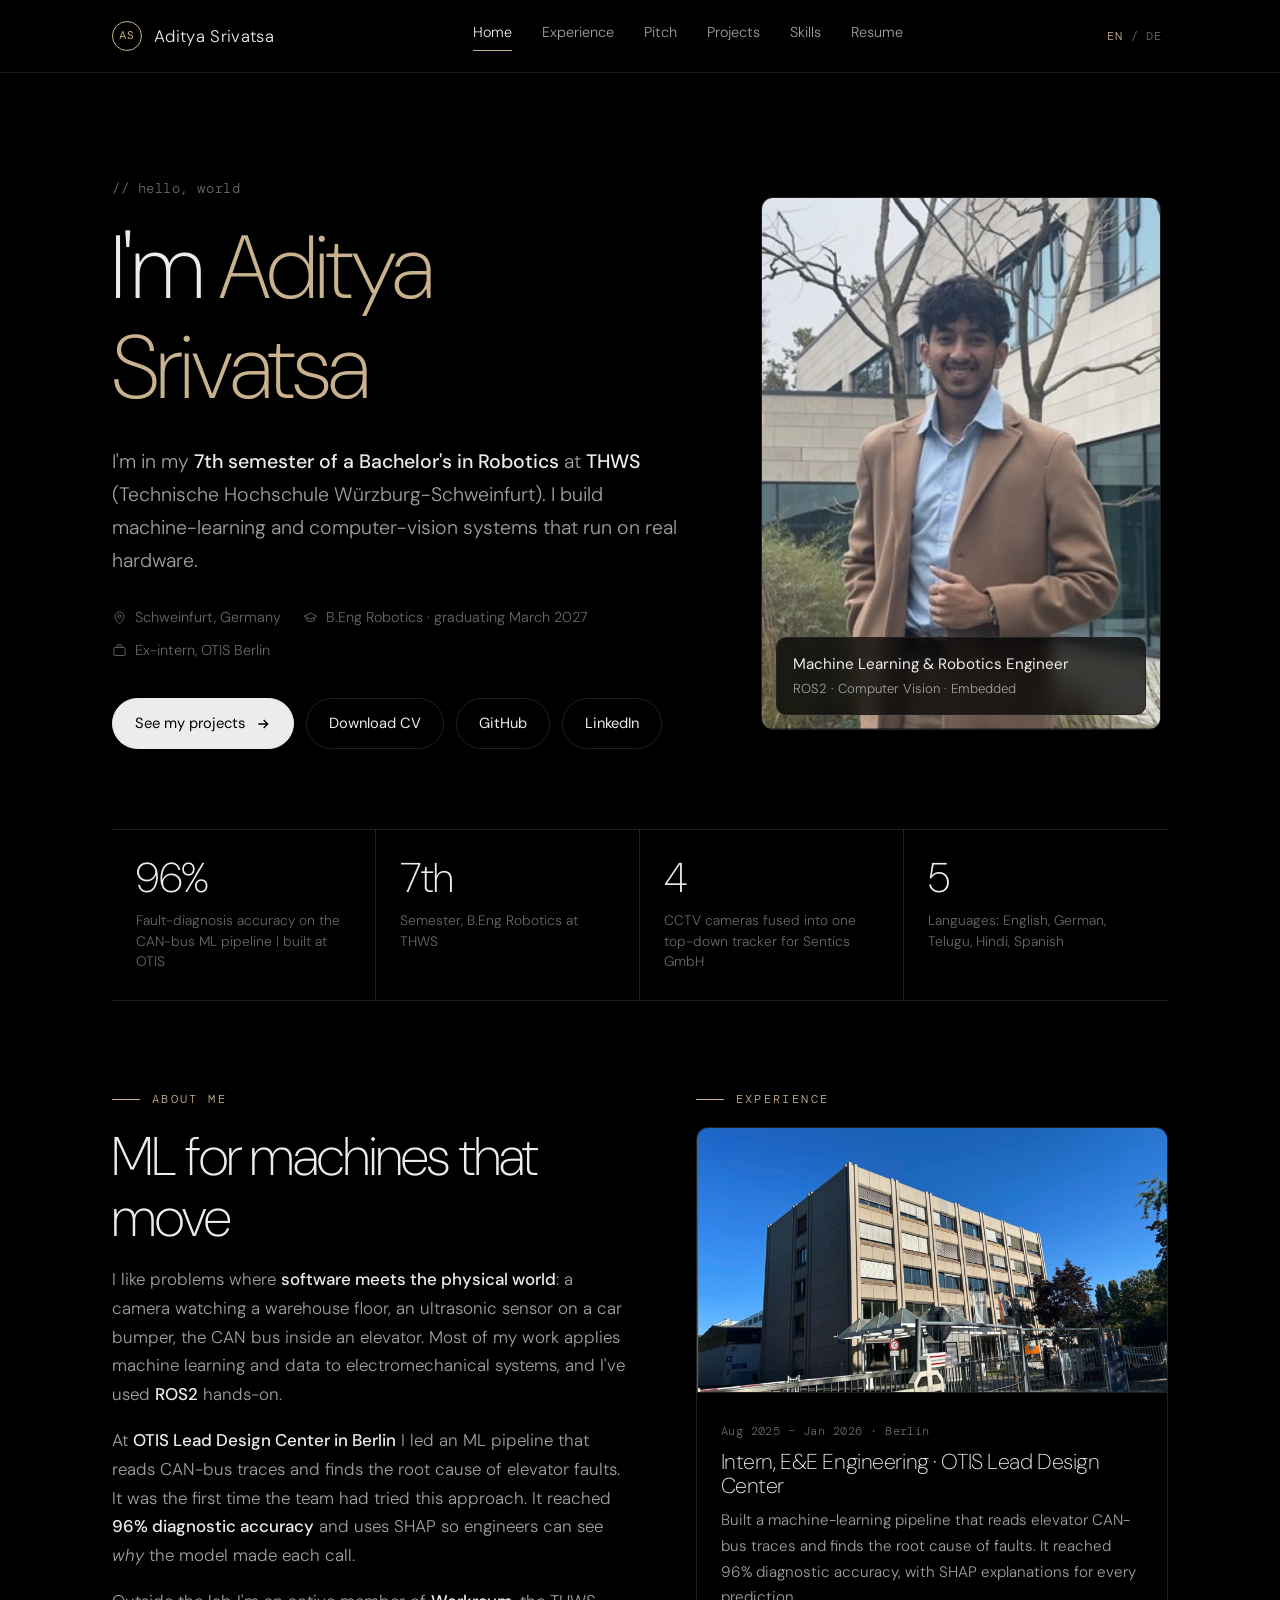
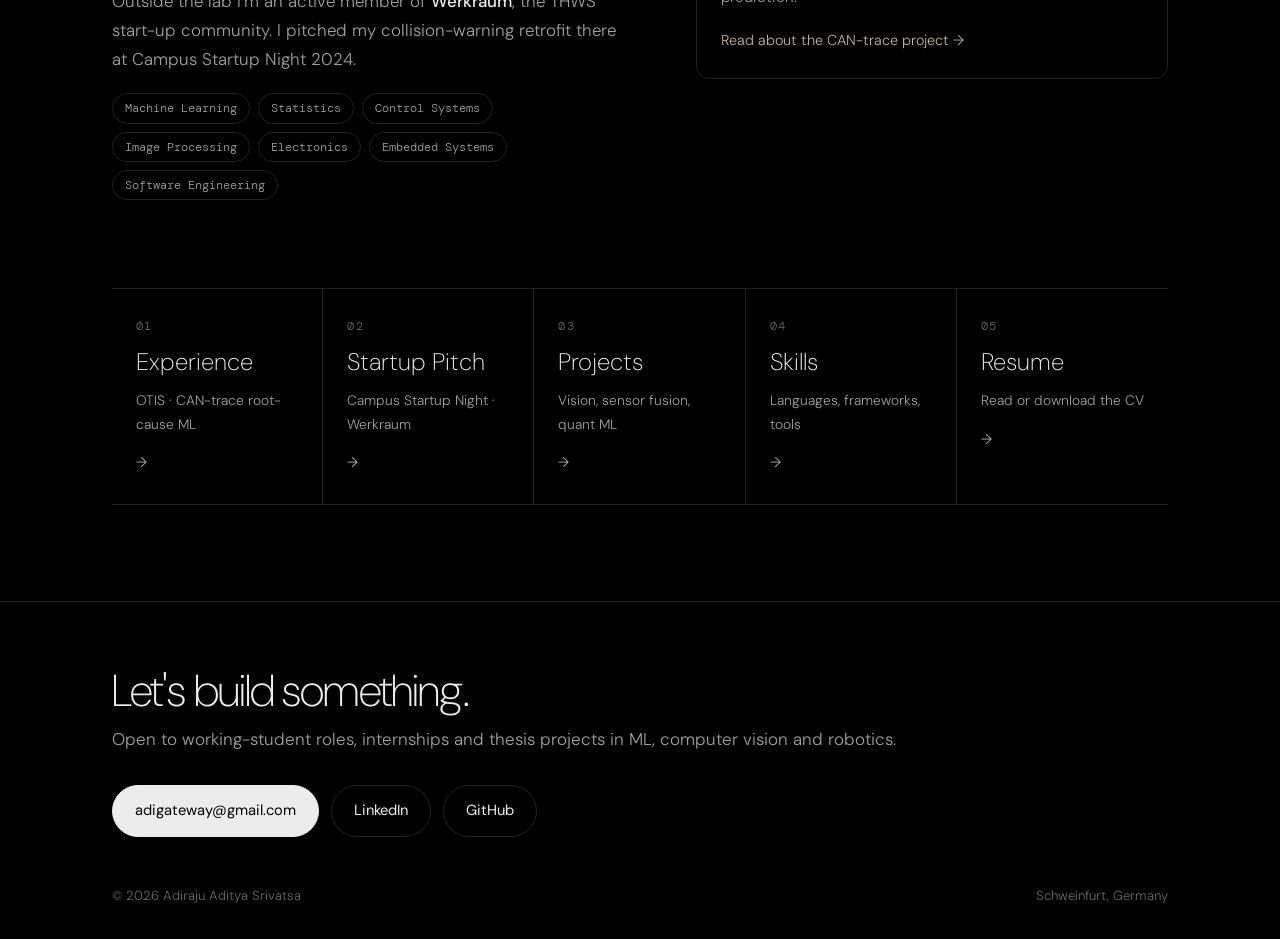
<file: index.html>
<!DOCTYPE html>
<html lang="en">
<head>
  <meta charset="utf-8">
  <meta name="viewport" content="width=device-width, initial-scale=1">
  <title>Aditya Srivatsa</title>
  <meta name="description" content="Aditya Srivatsa: B.Eng Robotics student at THWS. Machine learning, computer vision and robotics.">
  <link rel="preconnect" href="https://fonts.googleapis.com">
  <link rel="preconnect" href="https://fonts.gstatic.com" crossorigin>
  <link href="https://fonts.googleapis.com/css2?family=DM+Sans:opsz,wght@9..40,200;9..40,300;9..40,400;9..40,500&family=DM+Mono:wght@300;400&display=swap" rel="stylesheet">
  <link rel="stylesheet" href="css/style.css">
  <script>
    // Hide the page until German text is applied, so English doesn't flash first (failsafe after 2 s).
    try { var l = new URLSearchParams(location.search).get("lang") || localStorage.getItem("lang");
      if (l === "de") { document.documentElement.classList.add("i18n-pending"); setTimeout(function () { document.documentElement.classList.remove("i18n-pending"); }, 2000); } } catch (e) {}
  </script>
</head>
<body data-page="home">

<nav class="nav">
  <div class="container">
    <a href="index.html" class="brand"><span class="brand-mark">AS</span>Aditya Srivatsa</a>
    <ul class="nav-links" id="navLinks">
      <li><a href="index.html" class="active">Home</a></li>
      <li><a href="experience.html">Experience</a></li>
      <li><a href="pitch.html">Pitch</a></li>
      <li><a href="projects.html">Projects</a></li>
      <li><a href="skills.html">Skills</a></li>
      <li><a href="resume.html">Resume</a></li>
    </ul>
    <div class="lang-switch" role="group" aria-label="Language">
      <button type="button" data-lang="en">EN</button><span>/</span><button type="button" data-lang="de">DE</button>
    </div>
  </div>
</nav>

<main>
<section class="hero">
  
  <div class="container">
    <div class="hero-grid">
      <div>
        <div class="hello">// hello, world</div>
        <h1>I'm <span class="grad">Aditya Srivatsa</span></h1>
        <p class="role">I'm in my <strong>7th semester of a Bachelor's in Robotics</strong> at <strong>THWS</strong> (Technische Hochschule Würzburg-Schweinfurt). I build machine-learning and computer-vision systems that run on real hardware.</p>
        <div class="meta-row">
          <span><svg viewBox="0 0 24 24" fill="none" stroke="currentColor" stroke-width="2"><path d="M12 22s7-6.2 7-12a7 7 0 1 0-14 0c0 5.8 7 12 7 12z"/><circle cx="12" cy="10" r="2.5"/></svg>Schweinfurt, Germany</span>
          <span><svg viewBox="0 0 24 24" fill="none" stroke="currentColor" stroke-width="2"><path d="M22 10 12 5 2 10l10 5 10-5z"/><path d="M6 12v5c3 2 9 2 12 0v-5"/></svg>B.Eng Robotics · graduating March 2027</span>
          <span><svg viewBox="0 0 24 24" fill="none" stroke="currentColor" stroke-width="2"><rect x="3" y="7" width="18" height="13" rx="2"/><path d="M8 7V5a2 2 0 0 1 2-2h4a2 2 0 0 1 2 2v2"/></svg>Ex-intern, OTIS Berlin</span>
        </div>
        <div class="btn-row">
          <a class="btn primary" href="projects.html">See my projects
            <svg viewBox="0 0 24 24" fill="none" stroke="currentColor" stroke-width="2"><path d="M5 12h14M13 6l6 6-6 6"/></svg></a>
          <a class="btn" href="assets/resume/Aditya_Srivatsa_Resume.pdf" download>Download CV</a>
          <a class="btn" href="https://github.com/Adigateway" target="_blank" rel="noopener">GitHub</a>
          <a class="btn" href="https://www.linkedin.com/in/aditya-srivatsa-adiraju-377916280/" target="_blank" rel="noopener">LinkedIn</a>
        </div>
      </div>

      <figure class="portrait photo-slot tall" data-hint="Your portrait goes here&#10;assets/photos/portrait.jpg">
        <img src="assets/photos/portrait.jpg" alt="Portrait of Aditya Srivatsa">
        <div class="badge"><b>Machine Learning &amp; Robotics Engineer</b>ROS2 · Computer Vision · Embedded</div>
      </figure>
    </div>

    <div class="stats reveal">
      <div class="stat"><div class="num" data-count="96" data-suffix="%">96%</div><div class="lbl">Fault-diagnosis accuracy on the CAN-bus ML pipeline I built at OTIS</div></div>
      <div class="stat"><div class="num">7th</div><div class="lbl">Semester, B.Eng Robotics at THWS</div></div>
      <div class="stat"><div class="num" data-count="4">4</div><div class="lbl">CCTV cameras fused into one top-down tracker for Sentics GmbH</div></div>
      <div class="stat"><div class="num" data-count="5">5</div><div class="lbl">Languages: English, German, Telugu, Hindi, Spanish</div></div>
    </div>

    <div class="about-grid">
      <div class="about-text reveal">
        <div class="eyebrow">About me</div>
        <h2 class="section-title">ML for machines that move</h2>
        <p>I like problems where <strong>software meets the physical world</strong>: a camera watching a warehouse floor, an ultrasonic sensor on a car bumper, the CAN bus inside an elevator. Most of my work applies machine learning and data to electromechanical systems, and I've used <strong>ROS2</strong> hands-on.</p>
        <p>At <strong>OTIS Lead Design Center in Berlin</strong> I led an ML pipeline that reads CAN-bus traces and finds the root cause of elevator faults. It was the first time the team had tried this approach. It reached <strong>96% diagnostic accuracy</strong> and uses SHAP so engineers can see <em>why</em> the model made each call.</p>
        <p>Outside the lab I'm an active member of <strong>Werkraum</strong>, the THWS start-up community. I pitched my collision-warning retrofit there at Campus Startup Night 2024.</p>
        <div class="chips" style="margin-top:20px">
          <span class="chip">Machine Learning</span><span class="chip">Statistics</span><span class="chip">Control Systems</span>
          <span class="chip">Image Processing</span><span class="chip">Electronics</span><span class="chip">Embedded Systems</span>
          <span class="chip">Software Engineering</span>
        </div>
      </div>

      <div class="reveal">
        <div class="eyebrow">Experience</div>
        <a class="exp-feature" href="experience.html">
          <figure class="photo-slot wide" data-hint="assets/photos/otis-office.jpg">
            <img src="assets/photos/otis-office.jpg" alt="OTIS Lead Design Center building in Berlin">
          </figure>
          <div class="exp-meta">
            <span class="tl-when">Aug 2025 – Jan 2026 · Berlin</span>
            <h3>Intern, E&amp;E Engineering · OTIS Lead Design Center</h3>
            <p>Built a machine-learning pipeline that reads elevator CAN-bus traces and finds the root cause of faults. It reached 96% diagnostic accuracy, with SHAP explanations for every prediction.</p>
            <span class="arrow">Read about the CAN-trace project →</span>
          </div>
        </a>
      </div>
    </div>
  
    <div class="explore reveal">
      <a href="experience.html"><span class="k">01</span><span class="t">Experience</span><span class="d">OTIS · CAN-trace root-cause ML</span><span class="arrow">→</span></a>
      <a href="pitch.html"><span class="k">02</span><span class="t">Startup Pitch</span><span class="d">Campus Startup Night · Werkraum</span><span class="arrow">→</span></a>
      <a href="projects.html"><span class="k">03</span><span class="t">Projects</span><span class="d">Vision, sensor fusion, quant ML</span><span class="arrow">→</span></a>
      <a href="skills.html"><span class="k">04</span><span class="t">Skills</span><span class="d">Languages, frameworks, tools</span><span class="arrow">→</span></a>
      <a href="resume.html"><span class="k">05</span><span class="t">Resume</span><span class="d">Read or download the CV</span><span class="arrow">→</span></a>
    </div>
  </div>
</section>
</main>

<footer id="contact">
  <div class="container">
    <div class="foot-top">
      <div>
        <h2>Let's build something.</h2>
        <p>Open to working-student roles, internships and thesis projects in ML, computer vision and robotics.</p>
      </div>
      <div class="btn-row">
        <a class="btn primary" href="mailto:adigateway@gmail.com">adigateway@gmail.com</a>
        <a class="btn" href="https://www.linkedin.com/in/aditya-srivatsa-adiraju-377916280/" target="_blank" rel="noopener">LinkedIn</a>
        <a class="btn" href="https://github.com/Adigateway" target="_blank" rel="noopener">GitHub</a>
      </div>
    </div>
    <div class="foot-bottom">
      <span>© <span id="year"></span> Adiraju Aditya Srivatsa</span>
      <span>Schweinfurt, Germany</span>
    </div>
  </div>
</footer>


<script src="js/i18n-de.js"></script>
<script src="js/main.js"></script>
</body>
</html>
</file>
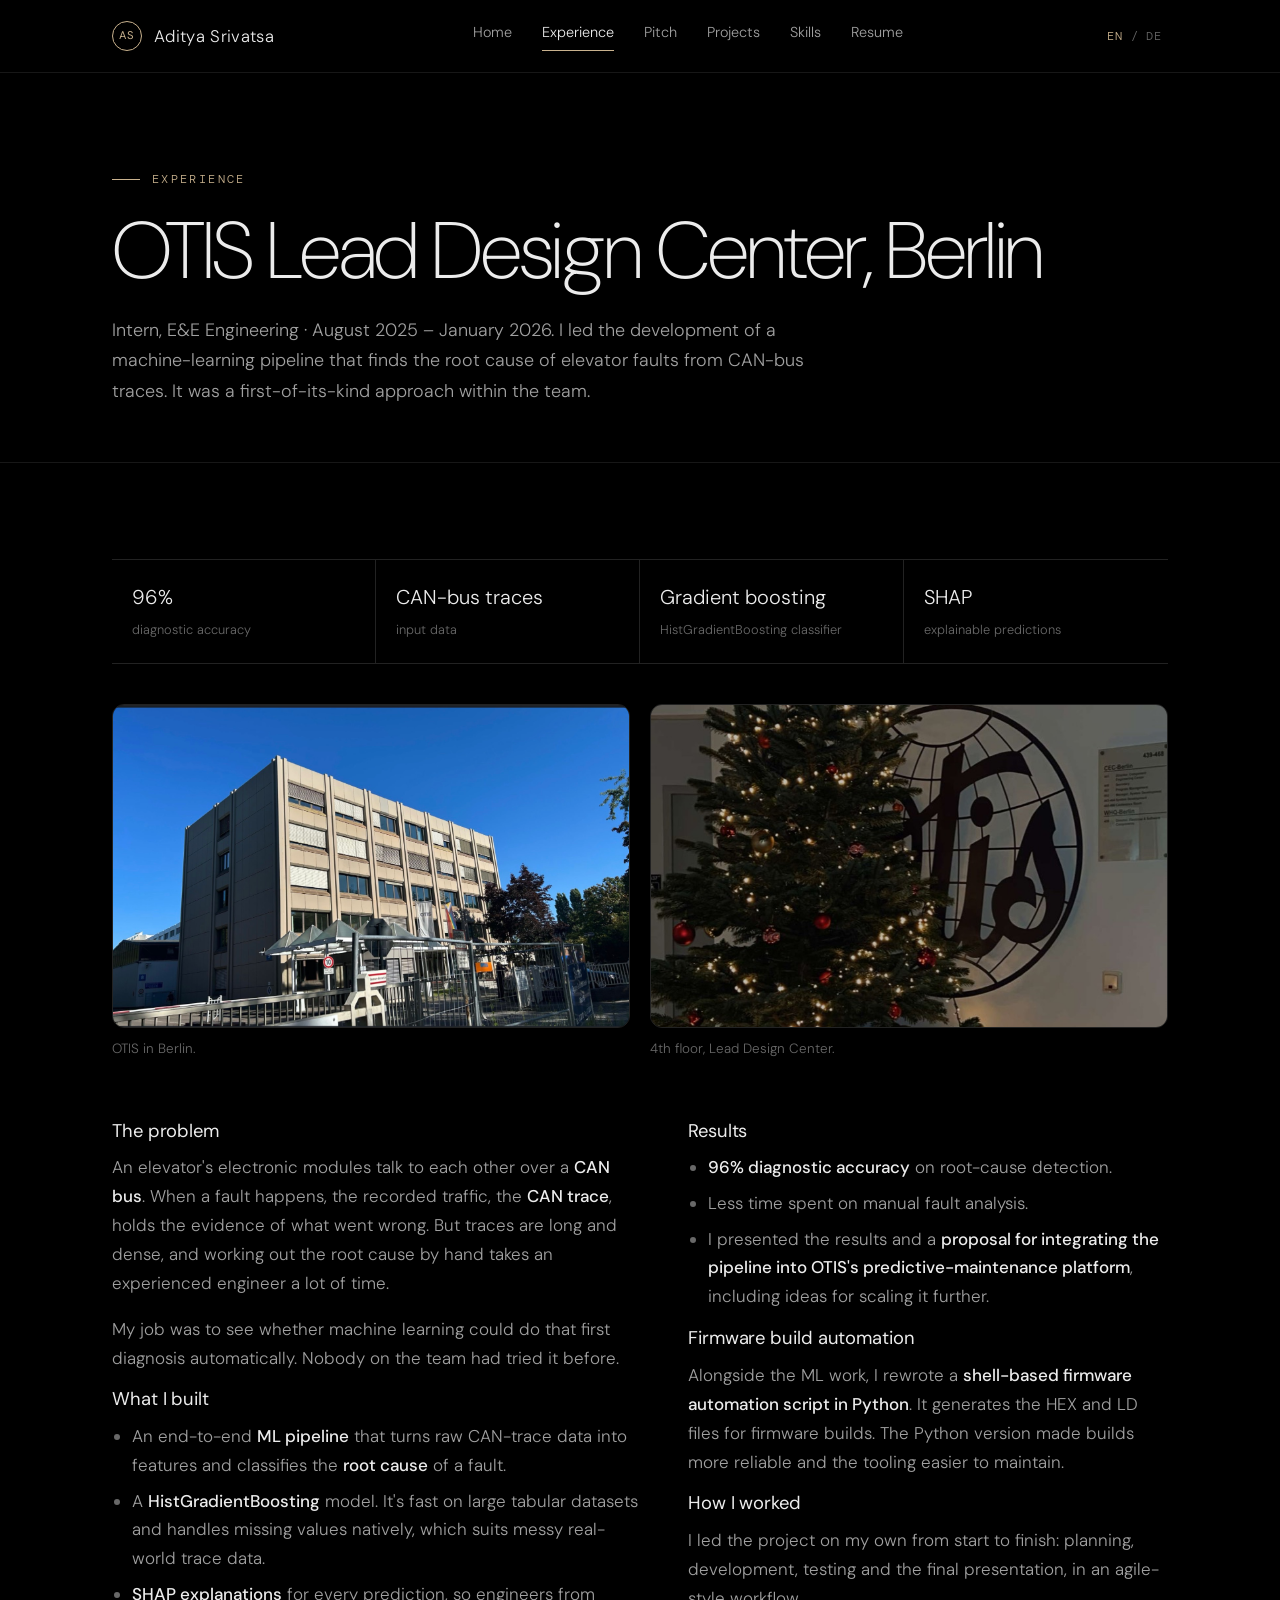
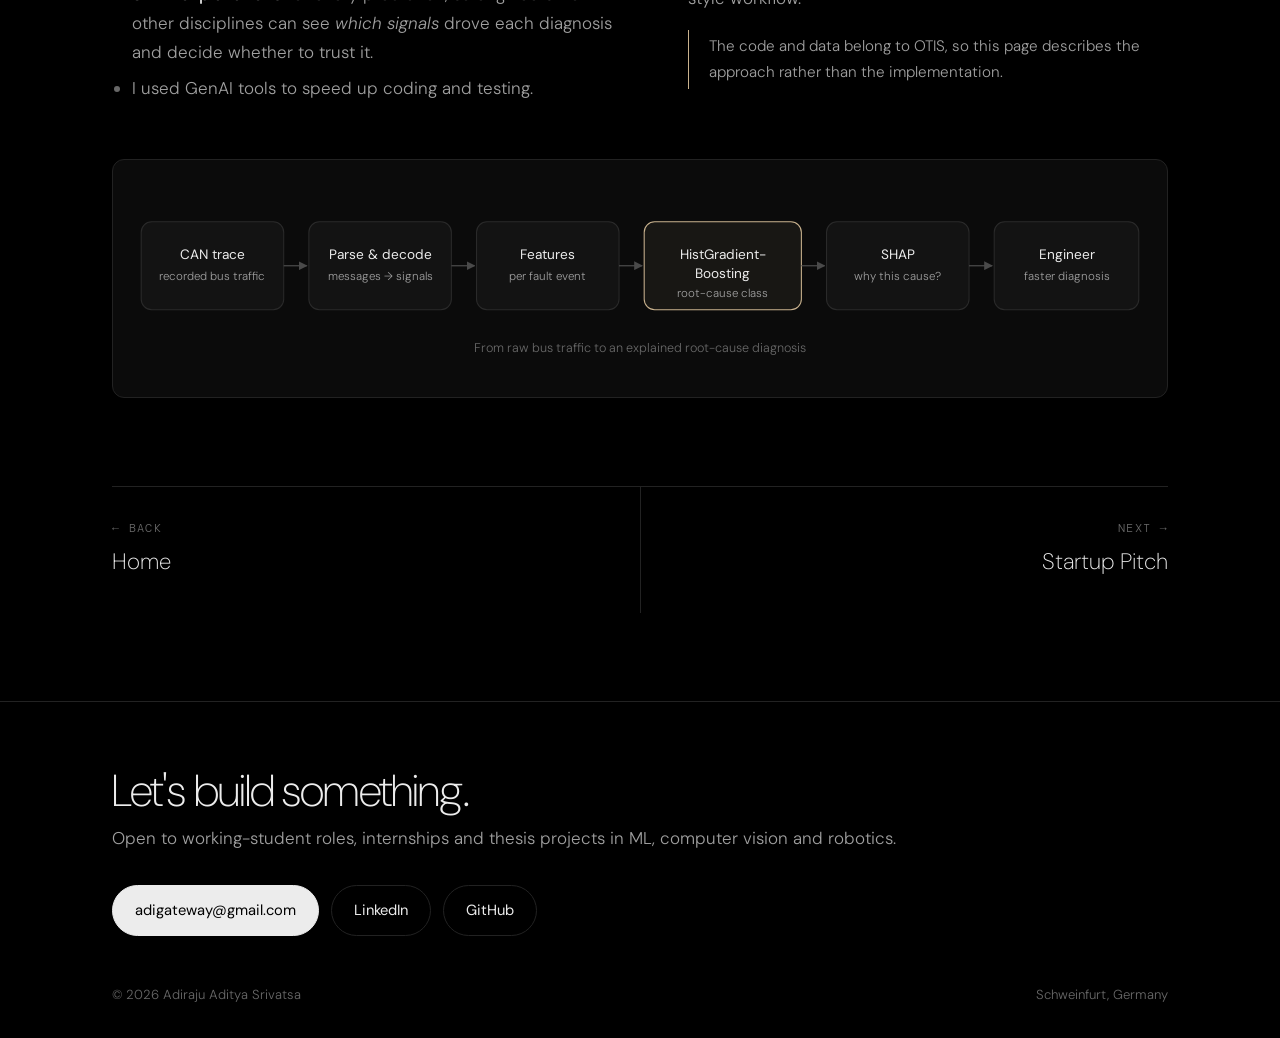
<file: experience.html>
<!DOCTYPE html>
<html lang="en">
<head>
  <meta charset="utf-8">
  <meta name="viewport" content="width=device-width, initial-scale=1">
  <title>Experience · Aditya Srivatsa</title>
  <meta name="description" content="Aditya Srivatsa at OTIS Lead Design Center Berlin: ML root-cause detection from elevator CAN-bus traces.">
  <link rel="preconnect" href="https://fonts.googleapis.com">
  <link rel="preconnect" href="https://fonts.gstatic.com" crossorigin>
  <link href="https://fonts.googleapis.com/css2?family=DM+Sans:opsz,wght@9..40,200;9..40,300;9..40,400;9..40,500&family=DM+Mono:wght@300;400&display=swap" rel="stylesheet">
  <link rel="stylesheet" href="css/style.css">
  <script>
    // Hide the page until German text is applied, so English doesn't flash first (failsafe after 2 s).
    try { var l = new URLSearchParams(location.search).get("lang") || localStorage.getItem("lang");
      if (l === "de") { document.documentElement.classList.add("i18n-pending"); setTimeout(function () { document.documentElement.classList.remove("i18n-pending"); }, 2000); } } catch (e) {}
  </script>
</head>
<body data-page="experience">

<nav class="nav">
  <div class="container">
    <a href="index.html" class="brand"><span class="brand-mark">AS</span>Aditya Srivatsa</a>
    <ul class="nav-links" id="navLinks">
      <li><a href="index.html">Home</a></li>
      <li><a href="experience.html" class="active">Experience</a></li>
      <li><a href="pitch.html">Pitch</a></li>
      <li><a href="projects.html">Projects</a></li>
      <li><a href="skills.html">Skills</a></li>
      <li><a href="resume.html">Resume</a></li>
    </ul>
    <div class="lang-switch" role="group" aria-label="Language">
      <button type="button" data-lang="en">EN</button><span>/</span><button type="button" data-lang="de">DE</button>
    </div>
  </div>
</nav>

<main>
<header class="page-head">
  <div class="container">
    <div class="eyebrow">Experience</div>
    <h1>OTIS Lead Design Center, Berlin</h1>
    <p class="section-lead">Intern, E&amp;E Engineering · August 2025 – January 2026. I led the development of a machine-learning pipeline that finds the root cause of elevator faults from CAN-bus traces. It was a first-of-its-kind approach within the team.</p>
  </div>
</header>

<section>
  <div class="container">
    <div class="glance">
      <div><b>96%</b><span>diagnostic accuracy</span></div>
      <div><b>CAN-bus traces</b><span>input data</span></div>
      <div><b>Gradient boosting</b><span>HistGradientBoosting classifier</span></div>
      <div><b>SHAP</b><span>explainable predictions</span></div>
    </div>

    <div class="media-grid reveal">
      <figure class="media">
        <img src="assets/photos/otis-office.jpg" alt="The OTIS office building in Berlin" style="aspect-ratio:16/10; object-fit:cover">
        <figcaption>OTIS in Berlin.</figcaption>
      </figure>
      <figure class="media">
        <img src="assets/photos/otis-lobby.jpg" alt="OTIS logo in the lobby on the 4th floor" style="aspect-ratio:16/10; object-fit:cover; object-position:center 45%">
        <figcaption>4th floor, Lead Design Center.</figcaption>
      </figure>
    </div>

    <div class="proj-body">
      <div>
        <h4>The problem</h4>
        <p>An elevator's electronic modules talk to each other over a <strong>CAN bus</strong>. When a fault happens, the recorded traffic, the <strong>CAN trace</strong>, holds the evidence of what went wrong. But traces are long and dense, and working out the root cause by hand takes an experienced engineer a lot of time.</p>
        <p>My job was to see whether machine learning could do that first diagnosis automatically. Nobody on the team had tried it before.</p>

        <h4>What I built</h4>
        <ul>
          <li>An end-to-end <strong>ML pipeline</strong> that turns raw CAN-trace data into features and classifies the <strong>root cause</strong> of a fault.</li>
          <li>A <strong>HistGradientBoosting</strong> model. It's fast on large tabular datasets and handles missing values natively, which suits messy real-world trace data.</li>
          <li><strong>SHAP explanations</strong> for every prediction, so engineers from other disciplines can see <em>which signals</em> drove each diagnosis and decide whether to trust it.</li>
          <li>I used GenAI tools to speed up coding and testing.</li>
        </ul>
      </div>
      <div>
        <h4>Results</h4>
        <ul>
          <li><strong>96% diagnostic accuracy</strong> on root-cause detection.</li>
          <li>Less time spent on manual fault analysis.</li>
          <li>I presented the results and a <strong>proposal for integrating the pipeline into OTIS's predictive-maintenance platform</strong>, including ideas for scaling it further.</li>
        </ul>

        <h4>Firmware build automation</h4>
        <p>Alongside the ML work, I rewrote a <strong>shell-based firmware automation script in Python</strong>. It generates the HEX and LD files for firmware builds. The Python version made builds more reliable and the tooling easier to maintain.</p>

        <h4>How I worked</h4>
        <p>I led the project on my own from start to finish: planning, development, testing and the final presentation, in an agile-style workflow.</p>
        <div class="callout">The code and data belong to OTIS, so this page describes the approach rather than the implementation.</div>
      </div>
    </div>

    <figure class="figure reveal">
      <div class="frame diagram-scroll">
        <svg class="diagram" viewBox="0 0 960 180" role="img" aria-label="Pipeline: CAN trace, parse and decode, feature engineering, HistGradientBoosting, root cause with SHAP explanation, engineer review">
          <defs><marker id="arrO" viewBox="0 0 10 10" refX="9" refY="5" markerWidth="7" markerHeight="7" orient="auto"><path d="M0 0L10 5L0 10z" fill="#4a4a4a"/></marker></defs>
          <g font-size="13">
            <rect class="box" x="4" y="36" width="136" height="84" rx="10"/><text x="72" y="72" text-anchor="middle">CAN trace</text><text x="72" y="92" text-anchor="middle" class="t2" font-size="11">recorded bus traffic</text>
            <rect class="box" x="164" y="36" width="136" height="84" rx="10"/><text x="232" y="72" text-anchor="middle">Parse &amp; decode</text><text x="232" y="92" text-anchor="middle" class="t2" font-size="11">messages → signals</text>
            <rect class="box" x="324" y="36" width="136" height="84" rx="10"/><text x="392" y="72" text-anchor="middle">Features</text><text x="392" y="92" text-anchor="middle" class="t2" font-size="11">per fault event</text>
            <rect class="box-a" x="484" y="36" width="150" height="84" rx="10"/><text x="559" y="72" text-anchor="middle">HistGradient-</text><text x="559" y="90" text-anchor="middle">Boosting</text><text x="559" y="108" text-anchor="middle" class="t2" font-size="11">root-cause class</text>
            <rect class="box" x="658" y="36" width="136" height="84" rx="10"/><text x="726" y="72" text-anchor="middle">SHAP</text><text x="726" y="92" text-anchor="middle" class="t2" font-size="11">why this cause?</text>
            <rect class="box" x="818" y="36" width="138" height="84" rx="10"/><text x="887" y="72" text-anchor="middle">Engineer</text><text x="887" y="92" text-anchor="middle" class="t2" font-size="11">faster diagnosis</text>
          </g>
          <g class="wire" marker-end="url(#arrO)"><path d="M140 78H162"/><path d="M300 78H322"/><path d="M460 78H482"/><path d="M634 78H656"/><path d="M794 78H816"/></g>
          <text x="480" y="160" text-anchor="middle" class="t3" font-size="12">From raw bus traffic to an explained root-cause diagnosis</text>
        </svg>
      </div>
    </figure>

    <nav class="pager">
      <a href="index.html"><span>← Back</span><b>Home</b></a>
      <a href="pitch.html"><span>Next →</span><b>Startup Pitch</b></a>
    </nav>
  </div>
</section>
</main>

<footer id="contact">
  <div class="container">
    <div class="foot-top">
      <div>
        <h2>Let's build something.</h2>
        <p>Open to working-student roles, internships and thesis projects in ML, computer vision and robotics.</p>
      </div>
      <div class="btn-row">
        <a class="btn primary" href="mailto:adigateway@gmail.com">adigateway@gmail.com</a>
        <a class="btn" href="https://www.linkedin.com/in/aditya-srivatsa-adiraju-377916280/" target="_blank" rel="noopener">LinkedIn</a>
        <a class="btn" href="https://github.com/Adigateway" target="_blank" rel="noopener">GitHub</a>
      </div>
    </div>
    <div class="foot-bottom">
      <span>© <span id="year"></span> Adiraju Aditya Srivatsa</span>
      <span>Schweinfurt, Germany</span>
    </div>
  </div>
</footer>


<script src="js/i18n-de.js"></script>
<script src="js/main.js"></script>
</body>
</html>
</file>
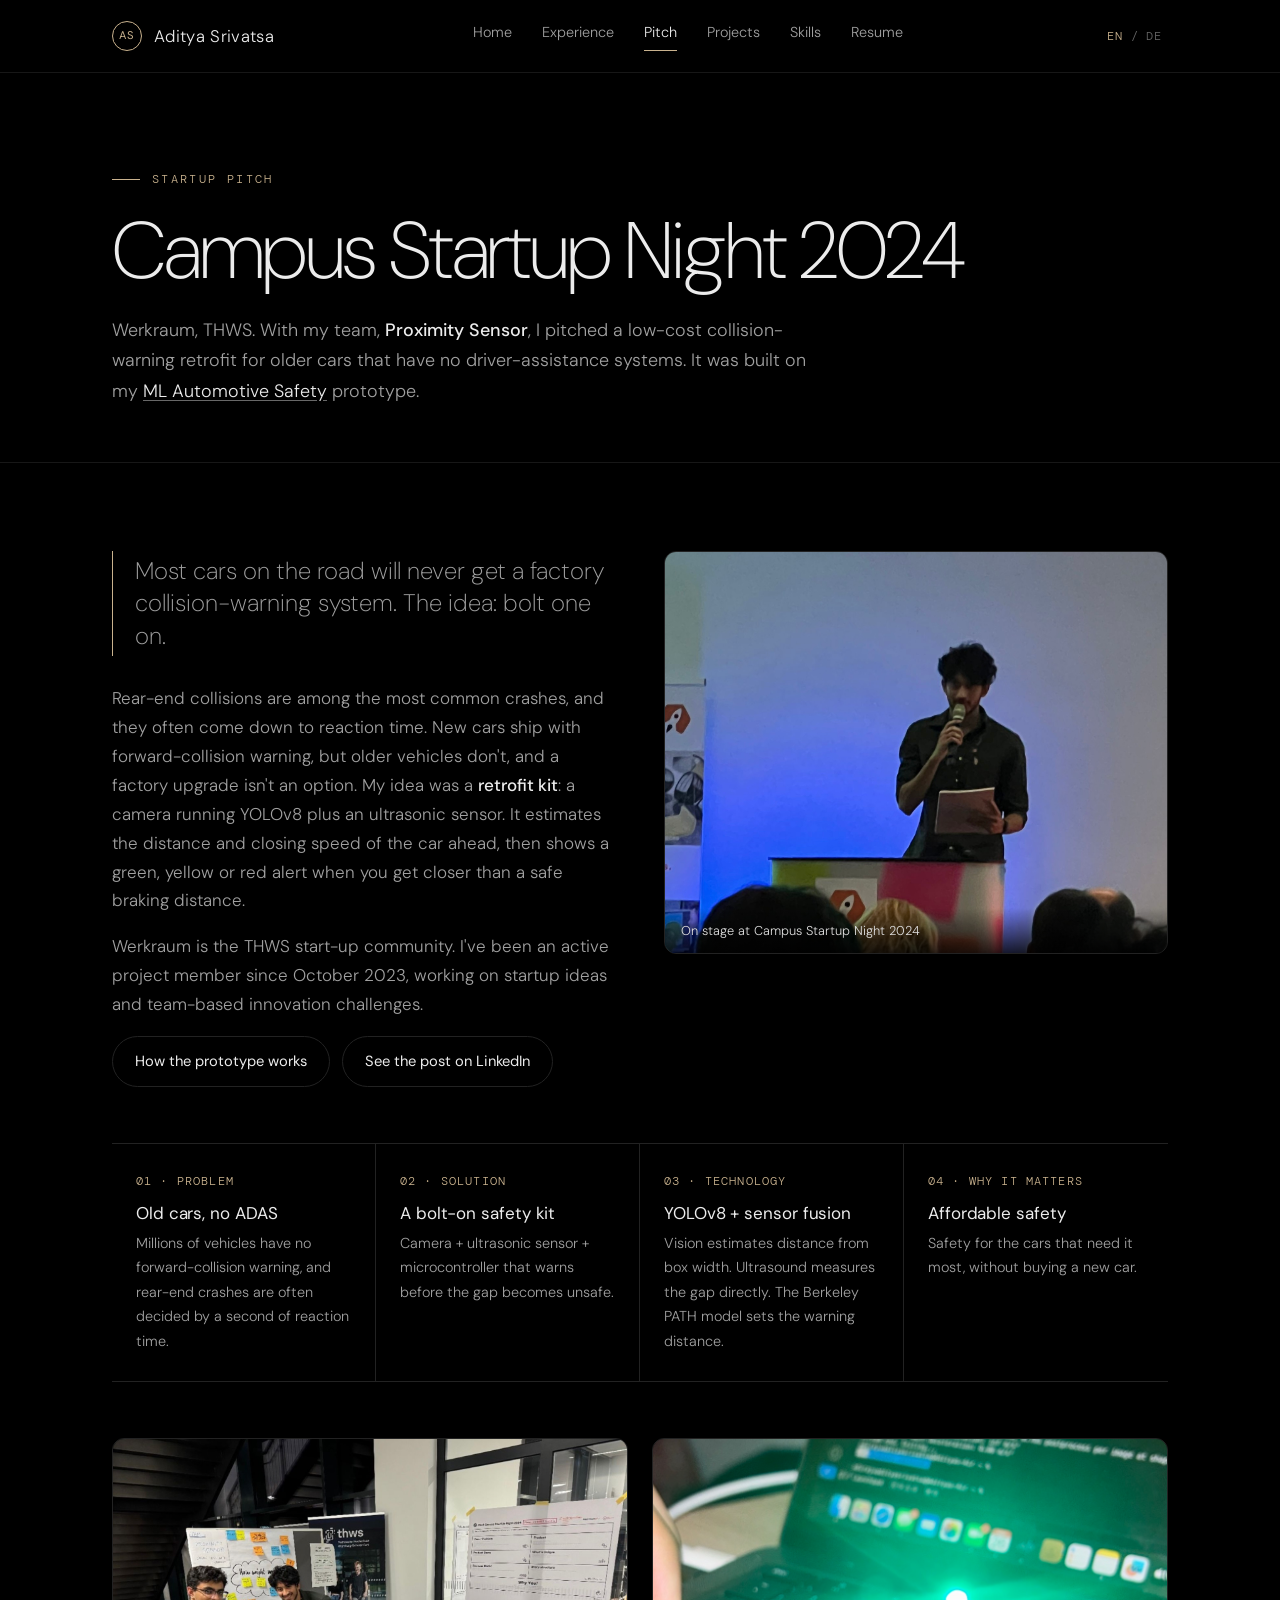
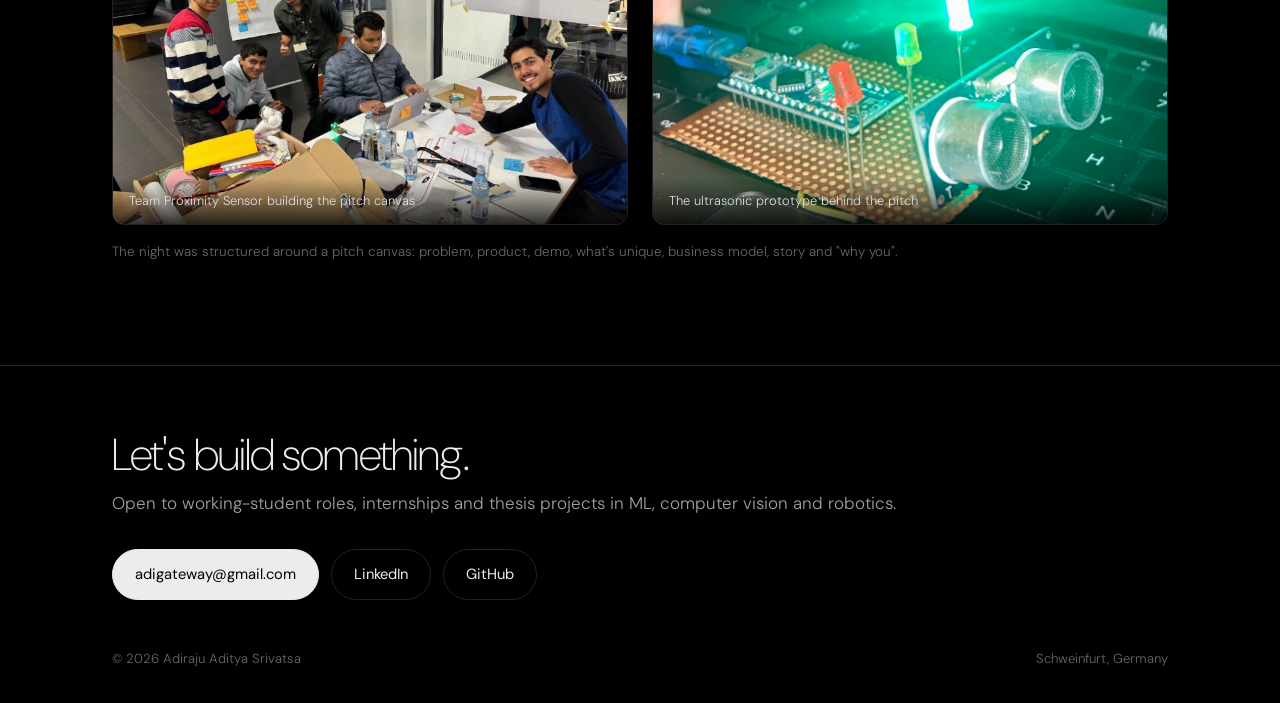
<file: pitch.html>
<!DOCTYPE html>
<html lang="en">
<head>
  <meta charset="utf-8">
  <meta name="viewport" content="width=device-width, initial-scale=1">
  <title>Startup Pitch · Aditya Srivatsa</title>
  <meta name="description" content="Aditya Srivatsa's pitch at Campus Startup Night, Werkraum THWS.">
  <link rel="preconnect" href="https://fonts.googleapis.com">
  <link rel="preconnect" href="https://fonts.gstatic.com" crossorigin>
  <link href="https://fonts.googleapis.com/css2?family=DM+Sans:opsz,wght@9..40,200;9..40,300;9..40,400;9..40,500&family=DM+Mono:wght@300;400&display=swap" rel="stylesheet">
  <link rel="stylesheet" href="css/style.css">
  <script>
    // Hide the page until German text is applied, so English doesn't flash first (failsafe after 2 s).
    try { var l = new URLSearchParams(location.search).get("lang") || localStorage.getItem("lang");
      if (l === "de") { document.documentElement.classList.add("i18n-pending"); setTimeout(function () { document.documentElement.classList.remove("i18n-pending"); }, 2000); } } catch (e) {}
  </script>
</head>
<body data-page="pitch">

<nav class="nav">
  <div class="container">
    <a href="index.html" class="brand"><span class="brand-mark">AS</span>Aditya Srivatsa</a>
    <ul class="nav-links" id="navLinks">
      <li><a href="index.html">Home</a></li>
      <li><a href="experience.html">Experience</a></li>
      <li><a href="pitch.html" class="active">Pitch</a></li>
      <li><a href="projects.html">Projects</a></li>
      <li><a href="skills.html">Skills</a></li>
      <li><a href="resume.html">Resume</a></li>
    </ul>
    <div class="lang-switch" role="group" aria-label="Language">
      <button type="button" data-lang="en">EN</button><span>/</span><button type="button" data-lang="de">DE</button>
    </div>
  </div>
</nav>

<main>
<header class="page-head">
  <div class="container">
    <div class="eyebrow">Startup pitch</div>
    <h1>Campus Startup Night 2024</h1>
    <p class="section-lead">Werkraum, THWS. With my team, <strong>Proximity Sensor</strong>, I pitched a low-cost collision-warning retrofit for older cars that have no driver-assistance systems. It was built on my <a href="project-automotive.html">ML Automotive Safety</a> prototype.</p>
  </div>
</header>
<section>
  <div class="container">

    <div class="pitch-hero">
      <div class="reveal">
        <p class="quote">Most cars on the road will never get a factory collision-warning system. The idea: bolt one on.</p>
        <p style="color:var(--text-2)">Rear-end collisions are among the most common crashes, and they often come down to reaction time. New cars ship with forward-collision warning, but older vehicles don't, and a factory upgrade isn't an option. My idea was a <strong style="color:var(--text)">retrofit kit</strong>: a camera running YOLOv8 plus an ultrasonic sensor. It estimates the distance and closing speed of the car ahead, then shows a green, yellow or red alert when you get closer than a safe braking distance.</p>
        <p style="color:var(--text-2)">Werkraum is the THWS start-up community. I've been an active project member since October 2023, working on startup ideas and team-based innovation challenges.</p>
        <div class="btn-row" style="margin-top:8px">
          <a class="btn" href="project-automotive.html">How the prototype works</a>
          <a class="btn" href="https://www.linkedin.com/in/aditya-srivatsa-adiraju-377916280/recent-activity/images/" target="_blank" rel="noopener">See the post on LinkedIn</a>
        </div>
      </div>
      <figure class="photo-slot reveal" style="aspect-ratio:5/4">
        <img src="assets/photos/pitch-stage.jpg" alt="Aditya pitching on stage at Campus Startup Night 2024">
        <figcaption>On stage at Campus Startup Night 2024</figcaption>
      </figure>
    </div>

    <div class="pitch-steps reveal">
      <div class="pitch-step"><div class="n">01 · Problem</div><h4>Old cars, no ADAS</h4><p>Millions of vehicles have no forward-collision warning, and rear-end crashes are often decided by a second of reaction time.</p></div>
      <div class="pitch-step"><div class="n">02 · Solution</div><h4>A bolt-on safety kit</h4><p>Camera + ultrasonic sensor + microcontroller that warns before the gap becomes unsafe.</p></div>
      <div class="pitch-step"><div class="n">03 · Technology</div><h4>YOLOv8 + sensor fusion</h4><p>Vision estimates distance from box width. Ultrasound measures the gap directly. The Berkeley PATH model sets the warning distance.</p></div>
      <div class="pitch-step"><div class="n">04 · Why it matters</div><h4>Affordable safety</h4><p>Safety for the cars that need it most, without buying a new car.</p></div>
    </div>

    <div class="grid-2 reveal">
      <figure class="photo-slot">
        <img src="assets/photos/pitch-team.jpg" alt="Team Proximity Sensor preparing the pitch canvas at THWS">
        <figcaption>Team Proximity Sensor building the pitch canvas</figcaption>
      </figure>
      <figure class="photo-slot">
        <img src="assets/photos/auto-hardware.jpg" alt="Ultrasonic collision-warning prototype with LEDs" style="object-position:center 60%">
        <figcaption>The ultrasonic prototype behind the pitch</figcaption>
      </figure>
    </div>
    <p class="figcap" style="margin-top:16px">The night was structured around a pitch canvas: problem, product, demo, what's unique, business model, story and "why you".</p>
  </div>
</section>
</main>

<footer id="contact">
  <div class="container">
    <div class="foot-top">
      <div>
        <h2>Let's build something.</h2>
        <p>Open to working-student roles, internships and thesis projects in ML, computer vision and robotics.</p>
      </div>
      <div class="btn-row">
        <a class="btn primary" href="mailto:adigateway@gmail.com">adigateway@gmail.com</a>
        <a class="btn" href="https://www.linkedin.com/in/aditya-srivatsa-adiraju-377916280/" target="_blank" rel="noopener">LinkedIn</a>
        <a class="btn" href="https://github.com/Adigateway" target="_blank" rel="noopener">GitHub</a>
      </div>
    </div>
    <div class="foot-bottom">
      <span>© <span id="year"></span> Adiraju Aditya Srivatsa</span>
      <span>Schweinfurt, Germany</span>
    </div>
  </div>
</footer>


<script src="js/i18n-de.js"></script>
<script src="js/main.js"></script>
</body>
</html>
</file>
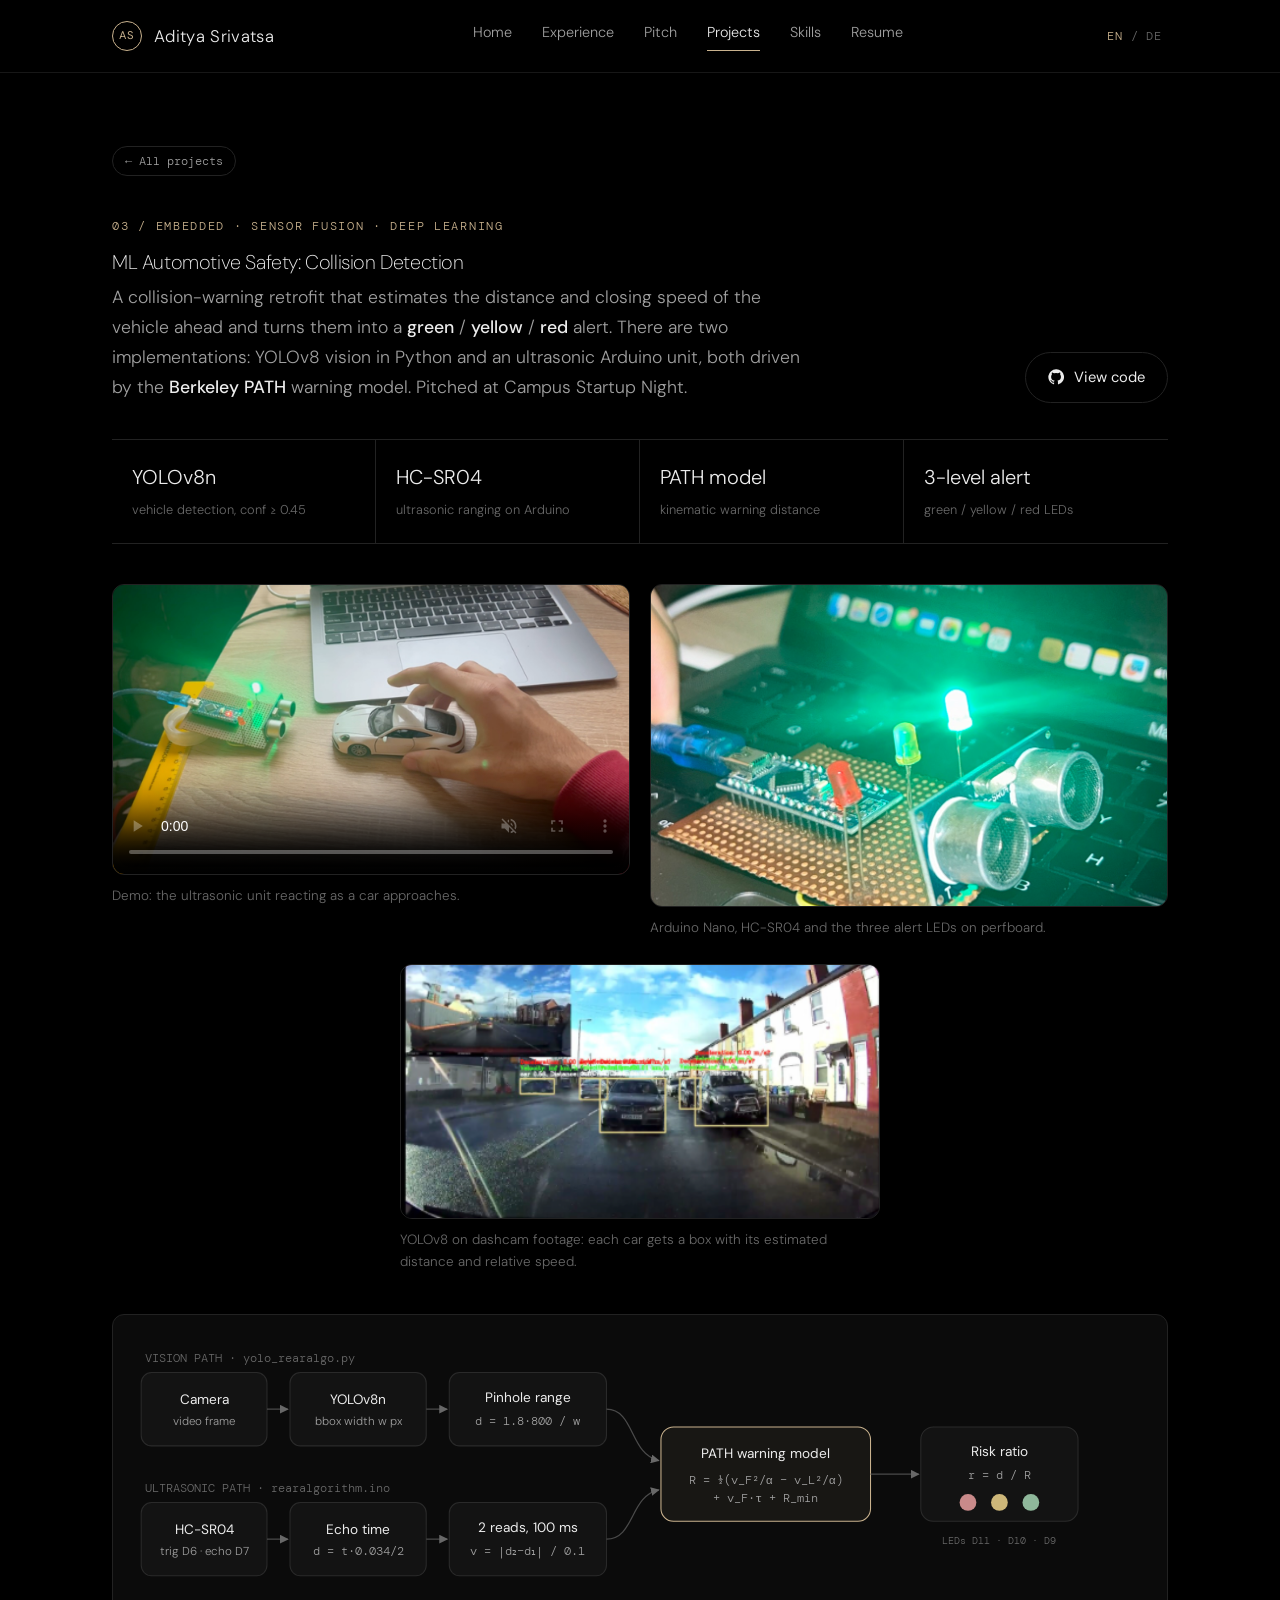
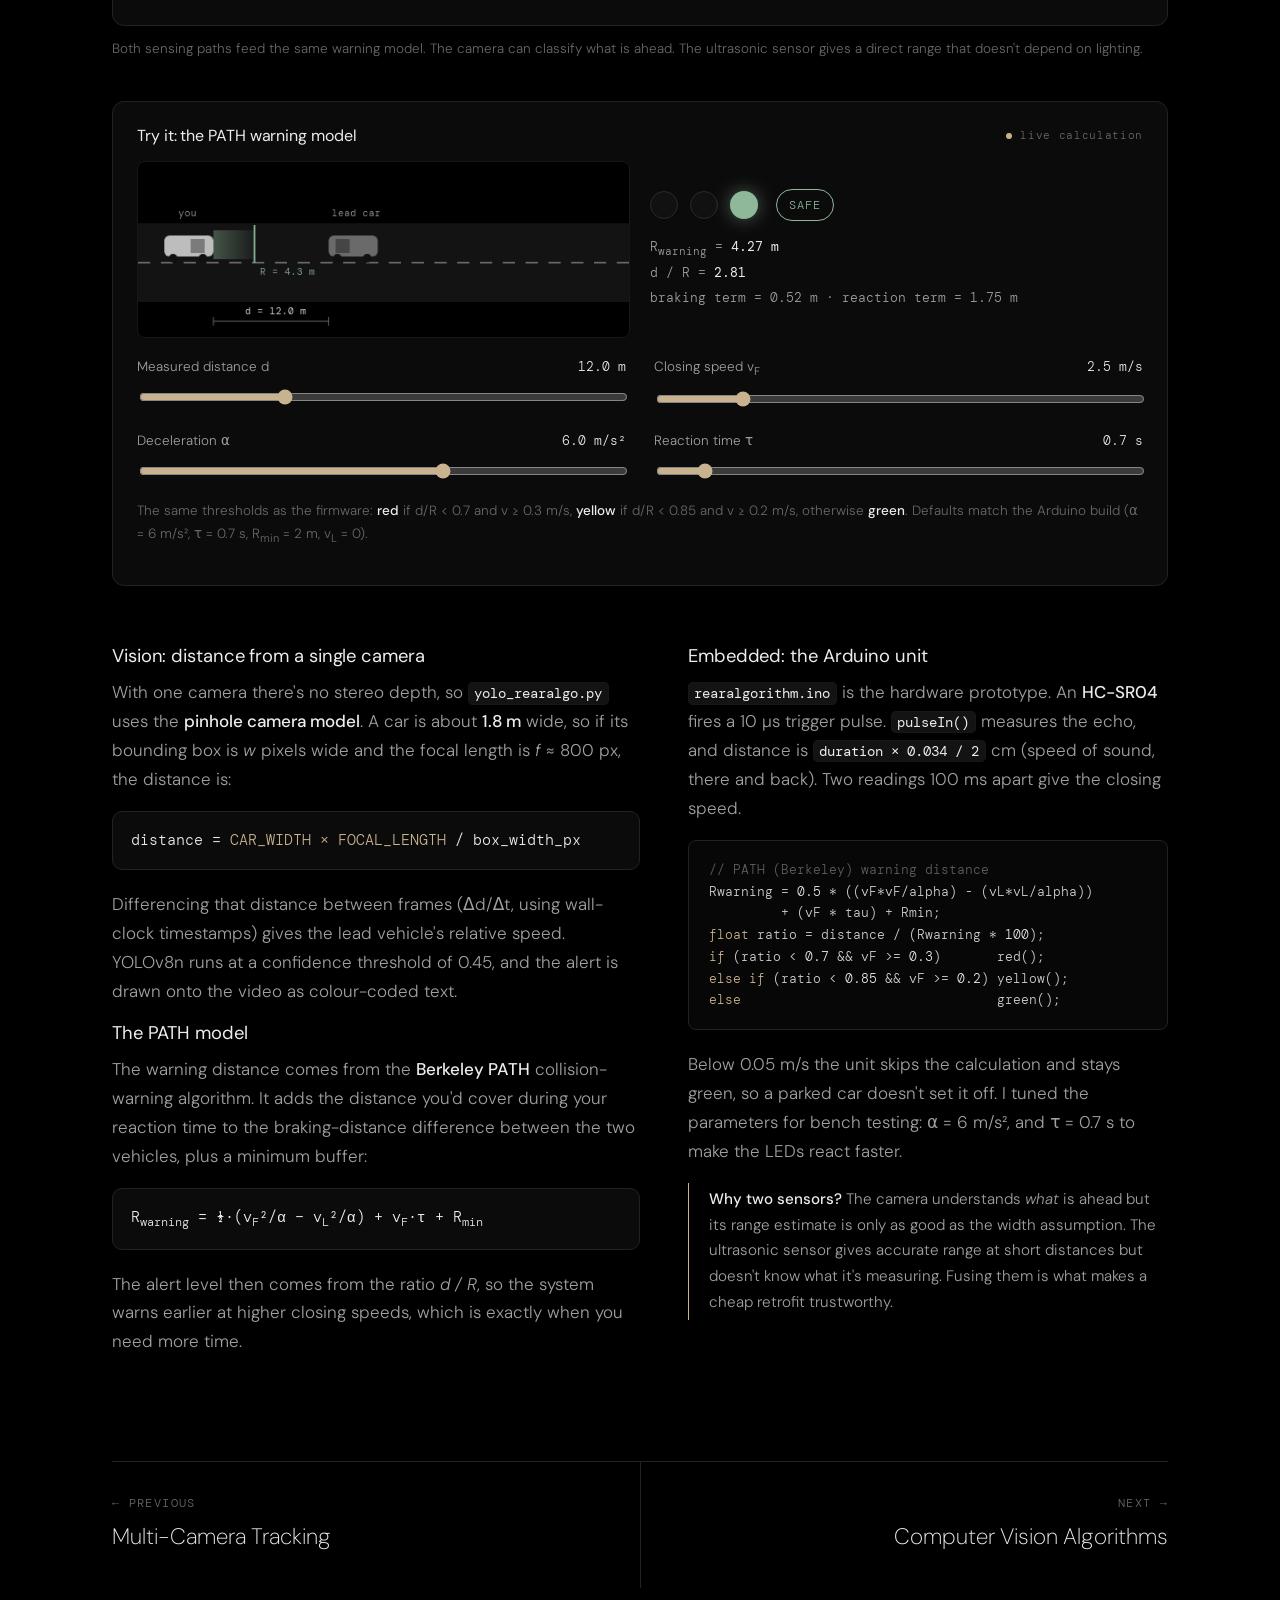
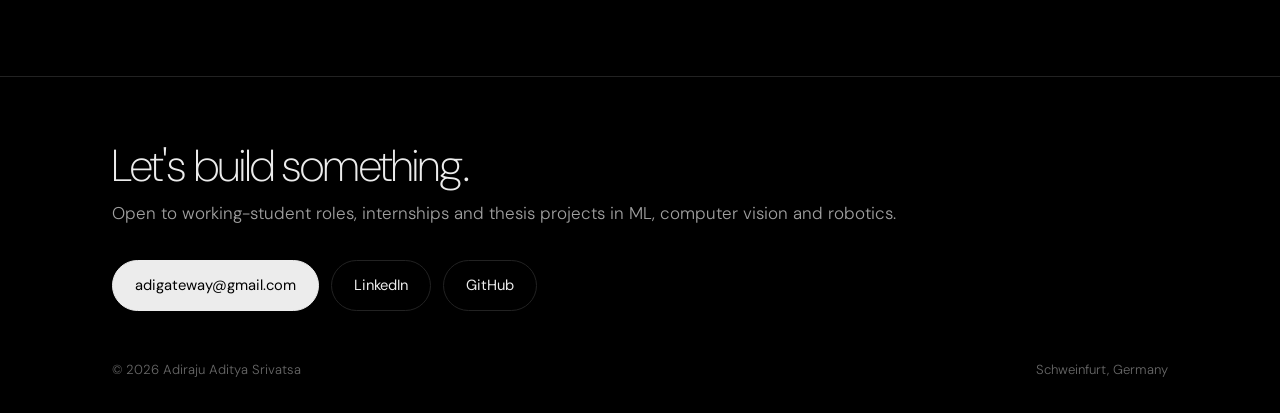
<file: project-automotive.html>
<!DOCTYPE html>
<html lang="en">
<head>
  <meta charset="utf-8">
  <meta name="viewport" content="width=device-width, initial-scale=1">
  <title>ML Automotive Safety · Aditya Srivatsa</title>
  <meta name="description" content="A low-cost collision-warning retrofit for older cars. Camera + YOLOv8 and an ultrasonic Arduino unit, driven by the Berkeley PATH warning model.">
  <link rel="preconnect" href="https://fonts.googleapis.com">
  <link rel="preconnect" href="https://fonts.gstatic.com" crossorigin>
  <link href="https://fonts.googleapis.com/css2?family=DM+Sans:opsz,wght@9..40,200;9..40,300;9..40,400;9..40,500&family=DM+Mono:wght@300;400&display=swap" rel="stylesheet">
  <link rel="stylesheet" href="css/style.css">
  <script>
    // Hide the page until German text is applied, so English doesn't flash first (failsafe after 2 s).
    try { var l = new URLSearchParams(location.search).get("lang") || localStorage.getItem("lang");
      if (l === "de") { document.documentElement.classList.add("i18n-pending"); setTimeout(function () { document.documentElement.classList.remove("i18n-pending"); }, 2000); } } catch (e) {}
  </script>
</head>
<body data-page="projects">

<nav class="nav">
  <div class="container">
    <a href="index.html" class="brand"><span class="brand-mark">AS</span>Aditya Srivatsa</a>
    <ul class="nav-links" id="navLinks">
      <li><a href="index.html">Home</a></li>
      <li><a href="experience.html">Experience</a></li>
      <li><a href="pitch.html">Pitch</a></li>
      <li><a href="projects.html" class="active">Projects</a></li>
      <li><a href="skills.html">Skills</a></li>
      <li><a href="resume.html">Resume</a></li>
    </ul>
    <div class="lang-switch" role="group" aria-label="Language">
      <button type="button" data-lang="en">EN</button><span>/</span><button type="button" data-lang="de">DE</button>
    </div>
  </div>
</nav>

<main>
<section style="padding-top:72px">
  <div class="container">
    <a href="projects.html" class="chip" style="text-decoration:none; margin-bottom:40px">← All projects</a>
    <article class="project" id="p-auto">
      <div class="proj-head" style="margin-top:0">
        <div>
          <div class="idx">03 / Embedded · Sensor Fusion · Deep Learning</div>
          <h1>ML Automotive Safety: Collision Detection</h1>
          <p class="sub">A collision-warning retrofit that estimates the distance and closing speed of the vehicle ahead and turns them into a <strong>green</strong> / <strong>yellow</strong> / <strong>red</strong> alert. There are two implementations: YOLOv8 vision in Python and an ultrasonic Arduino unit, both driven by the <strong>Berkeley PATH</strong> warning model. Pitched at Campus Startup Night.</p>
        </div>
        <div class="links-row">
          <a class="btn" href="https://github.com/Adigateway/ML_Automotive_Safety" target="_blank" rel="noopener">
            <svg viewBox="0 0 24 24" fill="currentColor"><path d="M12 .5a11.5 11.5 0 0 0-3.64 22.41c.58.1.79-.25.79-.56v-2c-3.2.7-3.87-1.37-3.87-1.37-.53-1.33-1.28-1.69-1.28-1.69-1.05-.72.08-.7.08-.7 1.16.08 1.77 1.19 1.77 1.19 1.03 1.77 2.7 1.26 3.36.96.1-.75.4-1.26.73-1.55-2.55-.29-5.24-1.28-5.24-5.69 0-1.26.45-2.28 1.19-3.09-.12-.29-.52-1.46.11-3.05 0 0 .97-.31 3.17 1.18a11 11 0 0 1 5.77 0c2.2-1.49 3.17-1.18 3.17-1.18.63 1.59.23 2.76.11 3.05.74.81 1.19 1.83 1.19 3.09 0 4.42-2.7 5.4-5.26 5.68.41.36.78 1.06.78 2.14v3.17c0 .31.21.67.8.56A11.5 11.5 0 0 0 12 .5z"/></svg>
            View code</a>
        </div>
      </div>

      <div class="glance">
        <div><b>YOLOv8n</b><span>vehicle detection, conf ≥ 0.45</span></div>
        <div><b>HC-SR04</b><span>ultrasonic ranging on Arduino</span></div>
        <div><b>PATH model</b><span>kinematic warning distance</span></div>
        <div><b>3-level alert</b><span>green / yellow / red LEDs</span></div>
      </div>

      <div class="media-grid reveal">
        <figure class="media">
          <video src="assets/photos/auto-demo.mp4" poster="assets/photos/auto-demo-poster.jpg" controls muted playsinline preload="metadata"></video>
          <figcaption>Demo: the ultrasonic unit reacting as a car approaches.</figcaption>
        </figure>
        <figure class="media">
          <img src="assets/photos/auto-hardware.jpg" alt="Arduino Nano, HC-SR04 ultrasonic sensor and three alert LEDs on perfboard" style="aspect-ratio:16/10; object-fit:cover; object-position:center 62%">
          <figcaption>Arduino Nano, HC-SR04 and the three alert LEDs on perfboard.</figcaption>
        </figure>
      </div>
      <figure class="media reveal" style="max-width:480px; margin:24px auto 0">
        <img src="assets/photos/auto-yolo.png" alt="YOLOv8 detecting cars in dashcam footage with distance and speed overlays">
        <figcaption>YOLOv8 on dashcam footage: each car gets a box with its estimated distance and relative speed.</figcaption>
      </figure>

      <figure class="figure reveal">
        <div class="frame diagram-scroll">
          <svg class="diagram" viewBox="0 0 960 250" role="img" aria-label="Two sensing paths, camera with YOLOv8 and ultrasonic sensor, both feed the PATH warning model which drives three LEDs">
            <defs><marker id="arr2" viewBox="0 0 10 10" refX="9" refY="5" markerWidth="7" markerHeight="7" orient="auto"><path d="M0 0L10 5L0 10z" fill="var(--text-3)"/></marker></defs>
            <g font-size="13">
              <text x="8" y="22" class="t3 mono" font-size="11">VISION PATH · yolo_rearalgo.py</text>
              <rect class="box-b" x="4" y="32" width="120" height="70" rx="10"/><text x="64" y="62" text-anchor="middle" font-weight="600">Camera</text><text x="64" y="82" text-anchor="middle" class="t2" font-size="11">video frame</text>
              <rect class="box" x="146" y="32" width="130" height="70" rx="10"/><text x="211" y="62" text-anchor="middle" font-weight="600">YOLOv8n</text><text x="211" y="82" text-anchor="middle" class="t2" font-size="11">bbox width w px</text>
              <rect class="box" x="298" y="32" width="150" height="70" rx="10"/><text x="373" y="60" text-anchor="middle" font-weight="600">Pinhole range</text><text x="373" y="82" text-anchor="middle" class="t2 mono" font-size="11">d = 1.8·800 / w</text>

              <text x="8" y="146" class="t3 mono" font-size="11">ULTRASONIC PATH · rearalgorithm.ino</text>
              <rect class="box-b" x="4" y="156" width="120" height="70" rx="10"/><text x="64" y="186" text-anchor="middle" font-weight="600">HC-SR04</text><text x="64" y="206" text-anchor="middle" class="t2" font-size="11">trig D6 · echo D7</text>
              <rect class="box" x="146" y="156" width="130" height="70" rx="10"/><text x="211" y="186" text-anchor="middle" font-weight="600">Echo time</text><text x="211" y="206" text-anchor="middle" class="t2 mono" font-size="11">d = t·0.034/2</text>
              <rect class="box" x="298" y="156" width="150" height="70" rx="10"/><text x="373" y="184" text-anchor="middle" font-weight="600">2 reads, 100 ms</text><text x="373" y="206" text-anchor="middle" class="t2 mono" font-size="11">v = |d₂−d₁| / 0.1</text>

              <rect class="box-a" x="500" y="84" width="200" height="90" rx="12"/>
              <text x="600" y="114" text-anchor="middle" font-weight="700">PATH warning model</text>
              <text x="600" y="138" text-anchor="middle" class="t2 mono" font-size="11">R = ½(v_F²/α − v_L²/α)</text>
              <text x="600" y="156" text-anchor="middle" class="t2 mono" font-size="11">+ v_F·τ + R_min</text>

              <rect class="box" x="748" y="84" width="150" height="90" rx="12"/>
              <text x="823" y="112" text-anchor="middle" font-weight="600">Risk ratio</text>
              <text x="823" y="134" text-anchor="middle" class="t2 mono" font-size="11">r = d / R</text>
              <circle cx="793" cy="156" r="8" fill="var(--danger)"/><circle cx="823" cy="156" r="8" fill="var(--warn)"/><circle cx="853" cy="156" r="8" fill="var(--ok)"/>
              <text x="823" y="196" text-anchor="middle" class="t3 mono" font-size="10">LEDs D11 · D10 · D9</text>
            </g>
            <g class="wire" marker-end="url(#arr2)">
              <path d="M124 67H144"/><path d="M276 67H296"/><path d="M124 191H144"/><path d="M276 191H296"/>
              <path d="M448 67C475 67 470 110 498 116"/><path d="M448 191C475 191 470 150 498 144"/>
              <path d="M700 129H746"/>
            </g>
          </svg>
        </div>
        <figcaption>Both sensing paths feed the same warning model. The camera can classify what is ahead. The ultrasonic sensor gives a direct range that doesn't depend on lighting.</figcaption>
      </figure>

      <div class="widget reveal">
        <div class="widget-head">
          <h4>Try it: the PATH warning model</h4>
          <span class="live">live calculation</span>
        </div>
        <div class="grid-2" style="gap:20px; align-items:center">
          <canvas class="stage" id="pathCanvas" width="560" height="200" aria-label="Distance to lead car versus warning distance"></canvas>
          <div>
            <div style="display:flex; align-items:center; gap:18px; margin-bottom:14px">
              <div class="lights"><div class="lamp red" id="lampR"></div><div class="lamp yellow" id="lampY"></div><div class="lamp green" id="lampG"></div></div>
              <span class="status-pill green" id="pathStatus">SAFE</span>
            </div>
            <div class="readout" id="pathReadout"></div>
          </div>
        </div>
        <div class="controls">
          <div class="ctrl"><label>Measured distance d <output id="dOut"></output></label><input type="range" id="dIn" min="0.5" max="40" step="0.1" value="12"></div>
          <div class="ctrl"><label><span>Closing speed v<sub>F</sub></span> <output id="vOut"></output></label><input type="range" id="vIn" min="0" max="15" step="0.1" value="2.5"></div>
          <div class="ctrl"><label>Deceleration α <output id="aOut"></output></label><input type="range" id="aIn" min="1" max="9" step="0.5" value="6"></div>
          <div class="ctrl"><label>Reaction time τ <output id="tOut"></output></label><input type="range" id="tIn" min="0.2" max="6" step="0.1" value="0.7"></div>
        </div>
        <p class="figcap">The same thresholds as the firmware: <b>red</b> if d/R &lt; 0.7 and v ≥ 0.3 m/s, <b>yellow</b> if d/R &lt; 0.85 and v ≥ 0.2 m/s, otherwise <b>green</b>. Defaults match the Arduino build (α = 6 m/s², τ = 0.7 s, R<sub>min</sub> = 2 m, v<sub>L</sub> = 0).</p>
      </div>

      <div class="proj-body">
        <div>
          <h4>Vision: distance from a single camera</h4>
          <p>With one camera there's no stereo depth, so <code>yolo_rearalgo.py</code> uses the <strong>pinhole camera model</strong>. A car is about <strong>1.8 m</strong> wide, so if its bounding box is <em>w</em> pixels wide and the focal length is <em>f</em> ≈ 800 px, the distance is:</p>
          <div class="formula">distance = <span class="hl">CAR_WIDTH × FOCAL_LENGTH</span> / box_width_px</div>
          <p>Differencing that distance between frames (Δd/Δt, using wall-clock timestamps) gives the lead vehicle's relative speed. YOLOv8n runs at a confidence threshold of 0.45, and the alert is drawn onto the video as colour-coded text.</p>

          <h4>The PATH model</h4>
          <p>The warning distance comes from the <strong>Berkeley PATH</strong> collision-warning algorithm. It adds the distance you'd cover during your reaction time to the braking-distance difference between the two vehicles, plus a minimum buffer:</p>
          <div class="formula">R<sub>warning</sub> = ½·(v<sub>F</sub>²/α − v<sub>L</sub>²/α) + v<sub>F</sub>·τ + R<sub>min</sub></div>
          <p>The alert level then comes from the ratio <em>d / R</em>, so the system warns earlier at higher closing speeds, which is exactly when you need more time.</p>
        </div>
        <div>
          <h4>Embedded: the Arduino unit</h4>
          <p><code>rearalgorithm.ino</code> is the hardware prototype. An <strong>HC-SR04</strong> fires a 10 µs trigger pulse. <code>pulseIn()</code> measures the echo, and distance is <code>duration × 0.034 / 2</code> cm (speed of sound, there and back). Two readings 100 ms apart give the closing speed.</p>
          <pre class="code"><span class="c">// PATH (Berkeley) warning distance</span>
Rwarning = <span class="n">0.5</span> * ((vF*vF/alpha) - (vL*vL/alpha))
         + (vF * tau) + Rmin;
<span class="k">float</span> ratio = distance / (Rwarning * <span class="n">100</span>);
<span class="k">if</span> (ratio &lt; <span class="n">0.7</span> &amp;&amp; vF &gt;= <span class="n">0.3</span>)       red();
<span class="k">else if</span> (ratio &lt; <span class="n">0.85</span> &amp;&amp; vF &gt;= <span class="n">0.2</span>) yellow();
<span class="k">else</span>                                green();</pre>
          <p>Below 0.05 m/s the unit skips the calculation and stays green, so a parked car doesn't set it off. I tuned the parameters for bench testing: α = 6 m/s², and τ = 0.7 s to make the LEDs react faster.</p>
          <div class="callout"><b>Why two sensors?</b> The camera understands <em>what</em> is ahead but its range estimate is only as good as the width assumption. The ultrasonic sensor gives accurate range at short distances but doesn't know what it's measuring. Fusing them is what makes a cheap retrofit trustworthy.</div>
        </div>
      </div>
    </article>
    <nav class="pager"><a href="project-tracking.html"><span>← Previous</span><b>Multi-Camera Tracking</b></a><a href="project-vision.html"><span>Next →</span><b>Computer Vision Algorithms</b></a></nav>
  </div>
</section>
</main>

<footer id="contact">
  <div class="container">
    <div class="foot-top">
      <div>
        <h2>Let's build something.</h2>
        <p>Open to working-student roles, internships and thesis projects in ML, computer vision and robotics.</p>
      </div>
      <div class="btn-row">
        <a class="btn primary" href="mailto:adigateway@gmail.com">adigateway@gmail.com</a>
        <a class="btn" href="https://www.linkedin.com/in/aditya-srivatsa-adiraju-377916280/" target="_blank" rel="noopener">LinkedIn</a>
        <a class="btn" href="https://github.com/Adigateway" target="_blank" rel="noopener">GitHub</a>
      </div>
    </div>
    <div class="foot-bottom">
      <span>© <span id="year"></span> Adiraju Aditya Srivatsa</span>
      <span>Schweinfurt, Germany</span>
    </div>
  </div>
</footer>


<script src="js/i18n-de.js"></script>
<script src="js/main.js"></script>
</body>
</html>
</file>
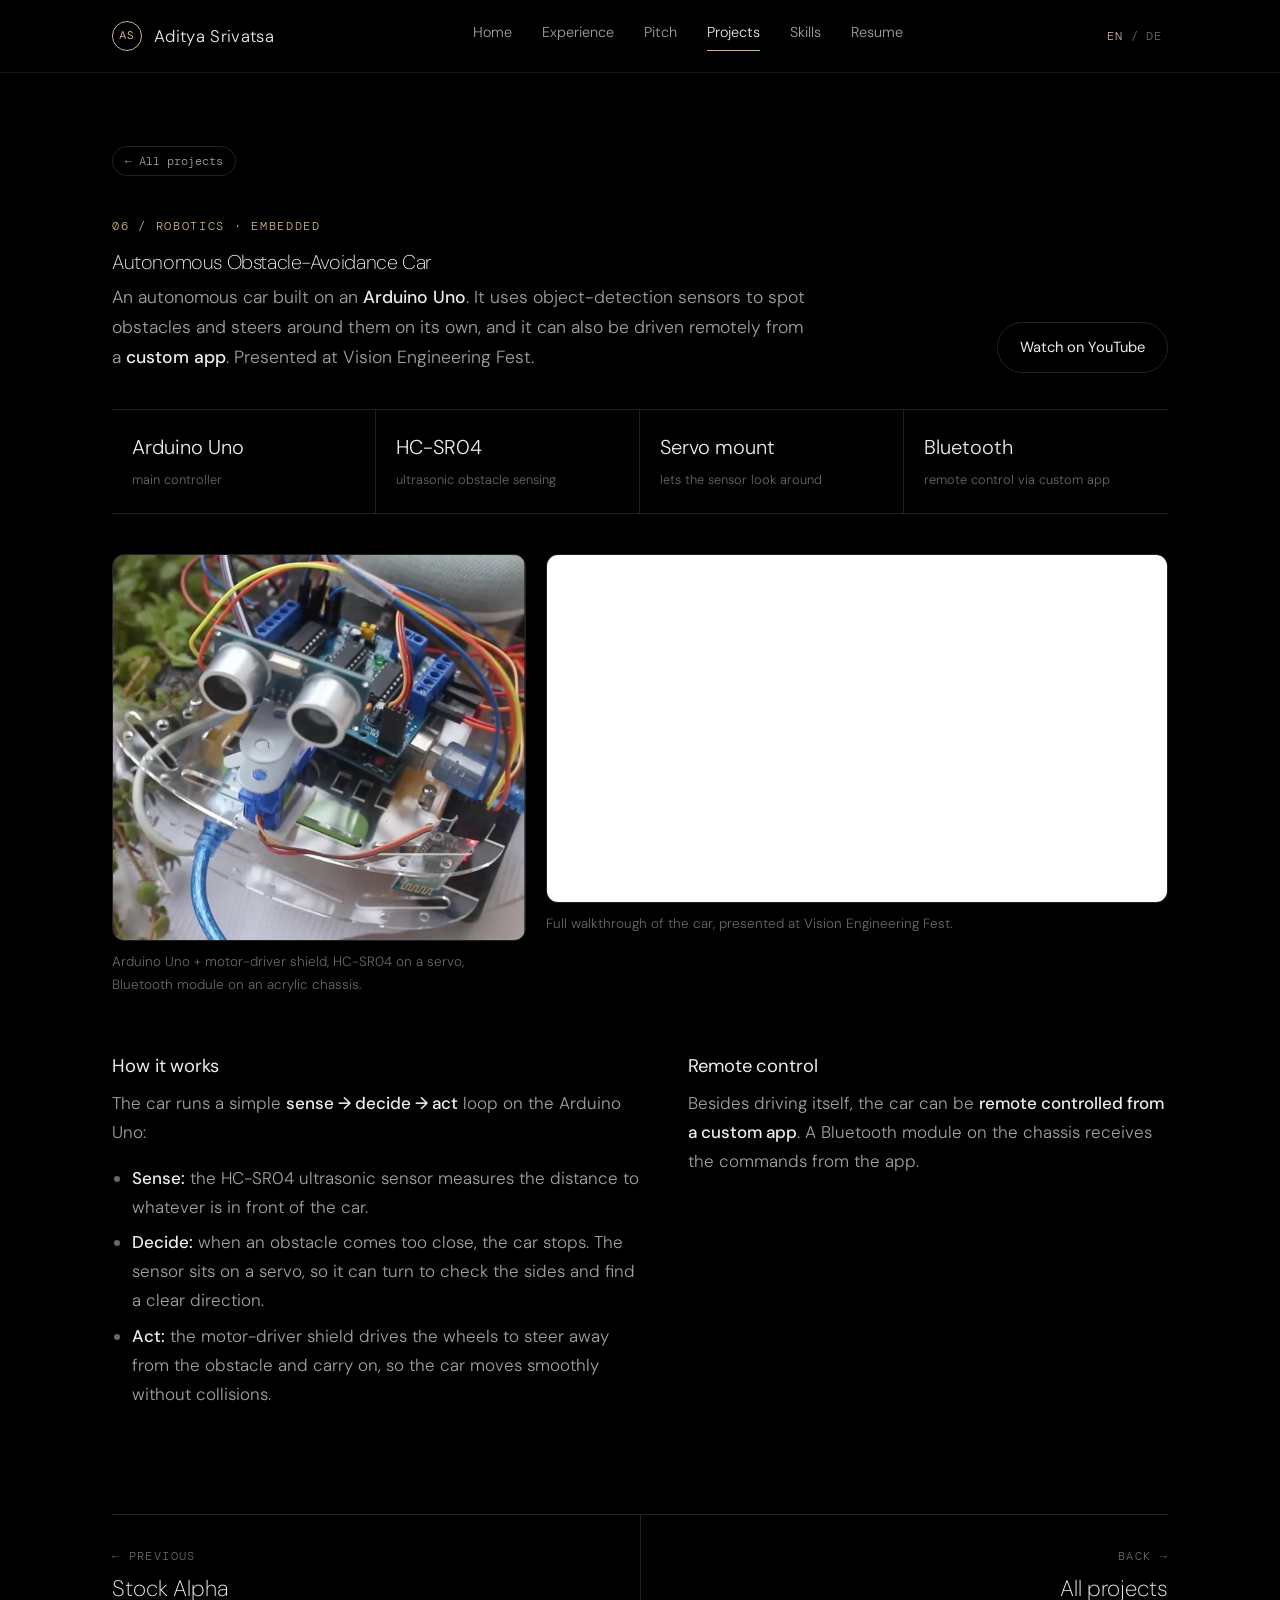
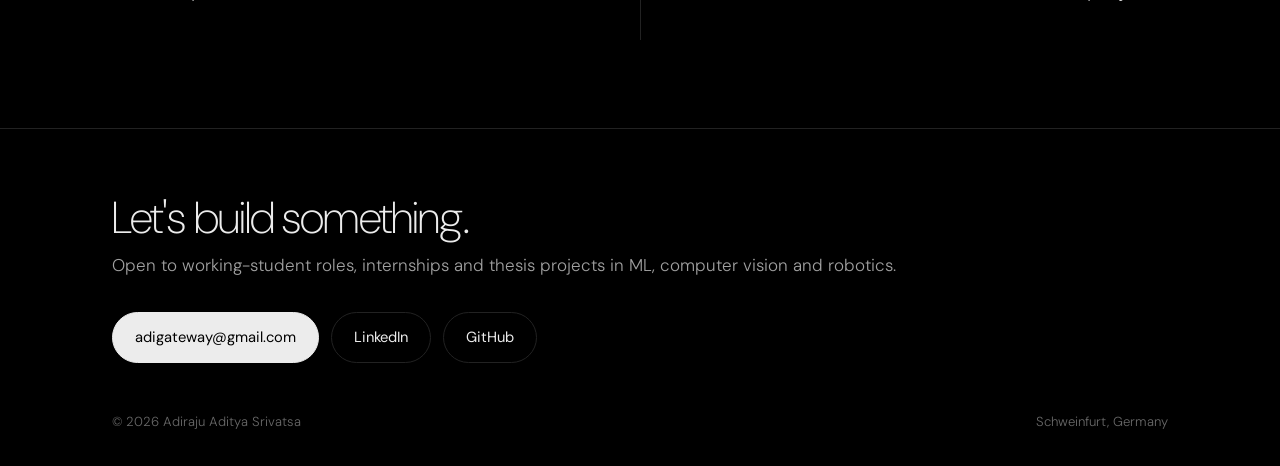
<file: project-car.html>
<!DOCTYPE html>
<html lang="en">
<head>
  <meta charset="utf-8">
  <meta name="viewport" content="width=device-width, initial-scale=1">
  <title>Obstacle-Avoidance Car · Aditya Srivatsa</title>
  <meta name="description" content="An autonomous robot car that senses obstacles and steers around them on its own.">
  <link rel="preconnect" href="https://fonts.googleapis.com">
  <link rel="preconnect" href="https://fonts.gstatic.com" crossorigin>
  <link href="https://fonts.googleapis.com/css2?family=DM+Sans:opsz,wght@9..40,200;9..40,300;9..40,400;9..40,500&family=DM+Mono:wght@300;400&display=swap" rel="stylesheet">
  <link rel="stylesheet" href="css/style.css">
  <script>
    // Hide the page until German text is applied, so English doesn't flash first (failsafe after 2 s).
    try { var l = new URLSearchParams(location.search).get("lang") || localStorage.getItem("lang");
      if (l === "de") { document.documentElement.classList.add("i18n-pending"); setTimeout(function () { document.documentElement.classList.remove("i18n-pending"); }, 2000); } } catch (e) {}
  </script>
</head>
<body data-page="projects">

<nav class="nav">
  <div class="container">
    <a href="index.html" class="brand"><span class="brand-mark">AS</span>Aditya Srivatsa</a>
    <ul class="nav-links" id="navLinks">
      <li><a href="index.html">Home</a></li>
      <li><a href="experience.html">Experience</a></li>
      <li><a href="pitch.html">Pitch</a></li>
      <li><a href="projects.html" class="active">Projects</a></li>
      <li><a href="skills.html">Skills</a></li>
      <li><a href="resume.html">Resume</a></li>
    </ul>
    <div class="lang-switch" role="group" aria-label="Language">
      <button type="button" data-lang="en">EN</button><span>/</span><button type="button" data-lang="de">DE</button>
    </div>
  </div>
</nav>

<main>
<section style="padding-top:72px">
  <div class="container">
    <a href="projects.html" class="chip" style="text-decoration:none; margin-bottom:40px">← All projects</a>
    <article class="project" id="p-car">
      <div class="proj-head" style="margin-top:0">
        <div>
          <div class="idx">06 / Robotics · Embedded</div>
          <h1>Autonomous Obstacle-Avoidance Car</h1>
          <p class="sub">An autonomous car built on an <strong>Arduino Uno</strong>. It uses object-detection sensors to spot obstacles and steers around them on its own, and it can also be driven remotely from a <strong>custom app</strong>. Presented at Vision Engineering Fest.</p>
        </div>
        <div class="links-row">
          <a class="btn" href="https://www.youtube.com/watch?v=PZ7Ij6uXr4w" target="_blank" rel="noopener">Watch on YouTube</a>
        </div>
      </div>

      <div class="glance">
        <div><b>Arduino Uno</b><span>main controller</span></div>
        <div><b>HC-SR04</b><span>ultrasonic obstacle sensing</span></div>
        <div><b>Servo mount</b><span>lets the sensor look around</span></div>
        <div><b>Bluetooth</b><span>remote control via custom app</span></div>
      </div>

      <div class="media-grid reveal" style="grid-template-columns:1fr 1.5fr">
        <figure class="media">
          <img src="assets/photos/car.jpg" alt="The obstacle-avoidance car: Arduino Uno with motor-driver shield, HC-SR04 ultrasonic sensor on a servo, and a Bluetooth module on an acrylic chassis">
          <figcaption>Arduino Uno + motor-driver shield, HC-SR04 on a servo, Bluetooth module on an acrylic chassis.</figcaption>
        </figure>
        <figure class="media">
          <div class="video-embed">
            <iframe src="https://www.youtube-nocookie.com/embed/PZ7Ij6uXr4w" title="Autonomous obstacle-avoidance car, Vision Engineering Fest" loading="lazy" allow="accelerometer; clipboard-write; encrypted-media; gyroscope; picture-in-picture; web-share" referrerpolicy="strict-origin-when-cross-origin" allowfullscreen></iframe>
          </div>
          <figcaption>Full walkthrough of the car, presented at Vision Engineering Fest.</figcaption>
        </figure>
      </div>

      <div class="proj-body">
        <div>
          <h4>How it works</h4>
          <p>The car runs a simple <strong>sense → decide → act</strong> loop on the Arduino Uno:</p>
          <ul>
            <li><strong>Sense:</strong> the HC-SR04 ultrasonic sensor measures the distance to whatever is in front of the car.</li>
            <li><strong>Decide:</strong> when an obstacle comes too close, the car stops. The sensor sits on a servo, so it can turn to check the sides and find a clear direction.</li>
            <li><strong>Act:</strong> the motor-driver shield drives the wheels to steer away from the obstacle and carry on, so the car moves smoothly without collisions.</li>
          </ul>
        </div>
        <div>
          <h4>Remote control</h4>
          <p>Besides driving itself, the car can be <strong>remote controlled from a custom app</strong>. A Bluetooth module on the chassis receives the commands from the app.</p>

        </div>
      </div>
    </article>
    <nav class="pager"><a href="project-stock-alpha.html"><span>← Previous</span><b>Stock Alpha</b></a><a href="projects.html"><span>Back →</span><b>All projects</b></a></nav>
  </div>
</section>
</main>

<footer id="contact">
  <div class="container">
    <div class="foot-top">
      <div>
        <h2>Let's build something.</h2>
        <p>Open to working-student roles, internships and thesis projects in ML, computer vision and robotics.</p>
      </div>
      <div class="btn-row">
        <a class="btn primary" href="mailto:adigateway@gmail.com">adigateway@gmail.com</a>
        <a class="btn" href="https://www.linkedin.com/in/aditya-srivatsa-adiraju-377916280/" target="_blank" rel="noopener">LinkedIn</a>
        <a class="btn" href="https://github.com/Adigateway" target="_blank" rel="noopener">GitHub</a>
      </div>
    </div>
    <div class="foot-bottom">
      <span>© <span id="year"></span> Adiraju Aditya Srivatsa</span>
      <span>Schweinfurt, Germany</span>
    </div>
  </div>
</footer>


<script src="js/i18n-de.js"></script>
<script src="js/main.js"></script>
</body>
</html>
</file>
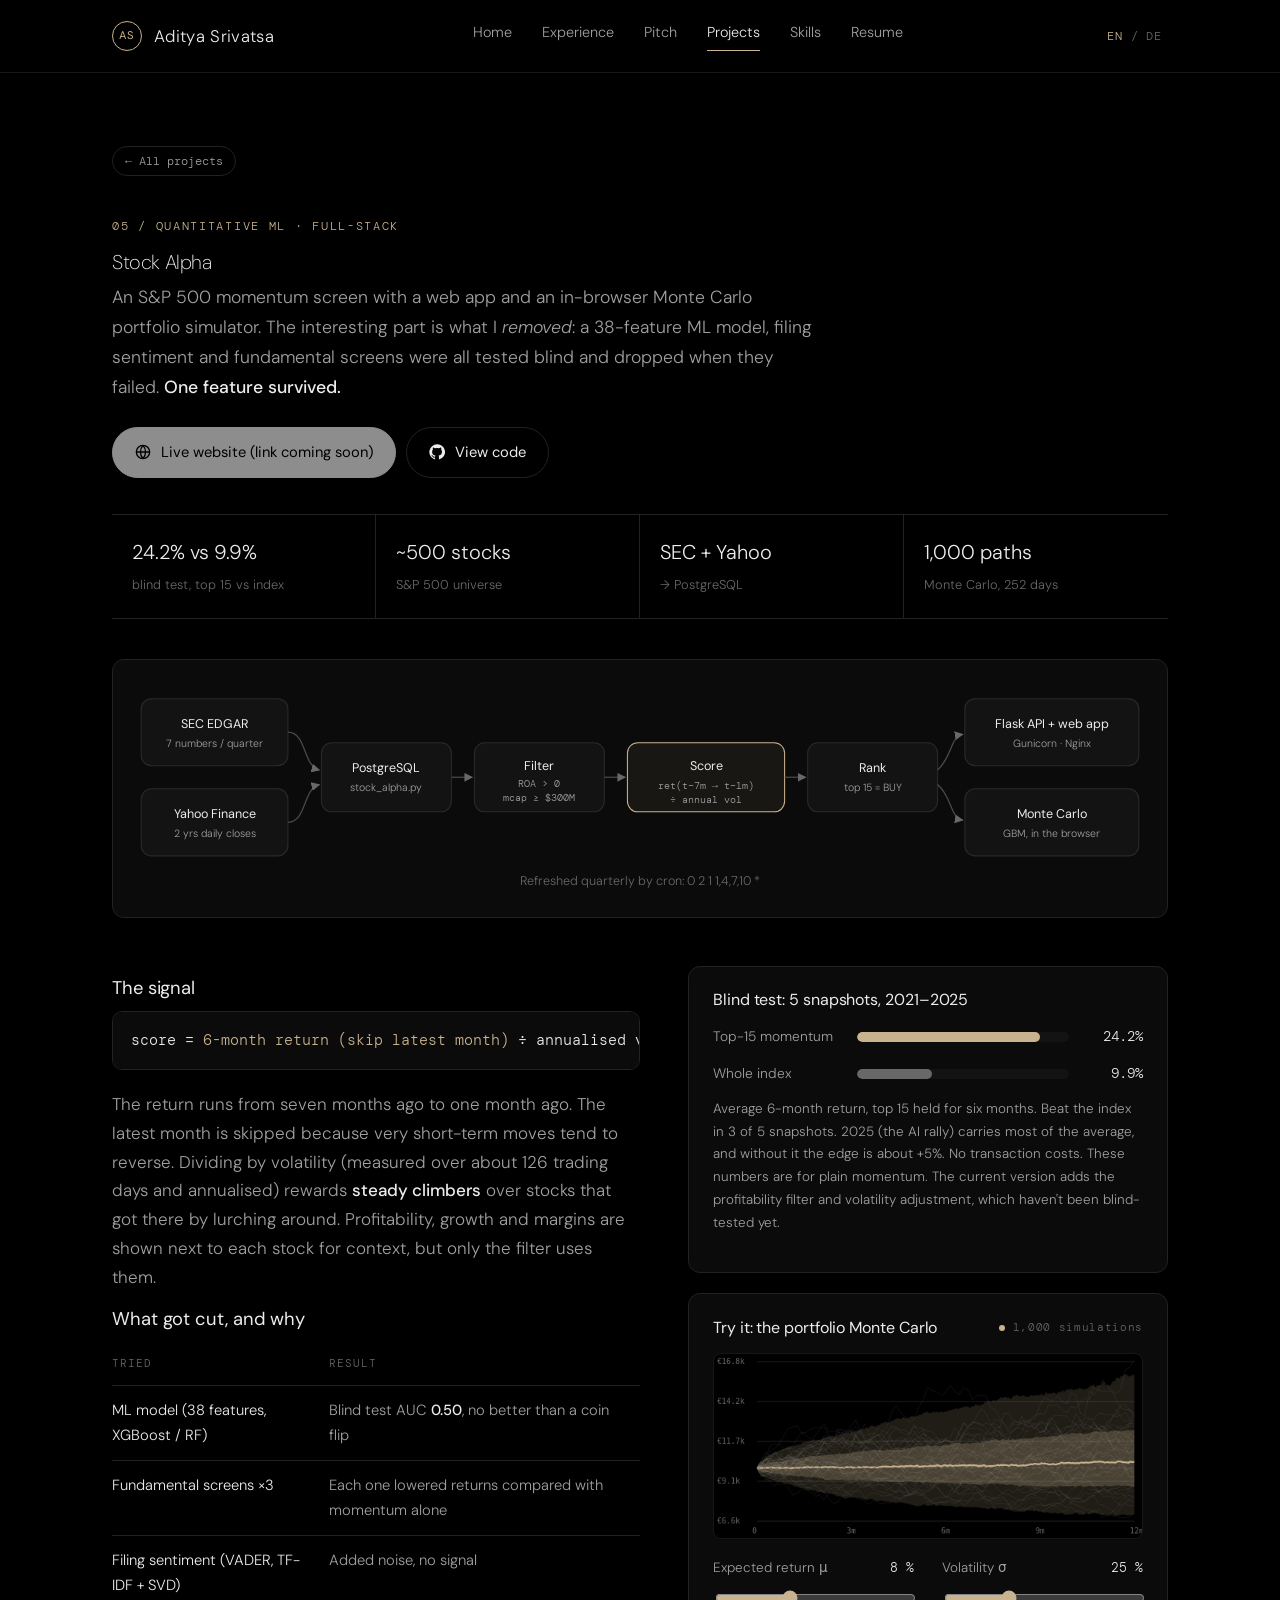
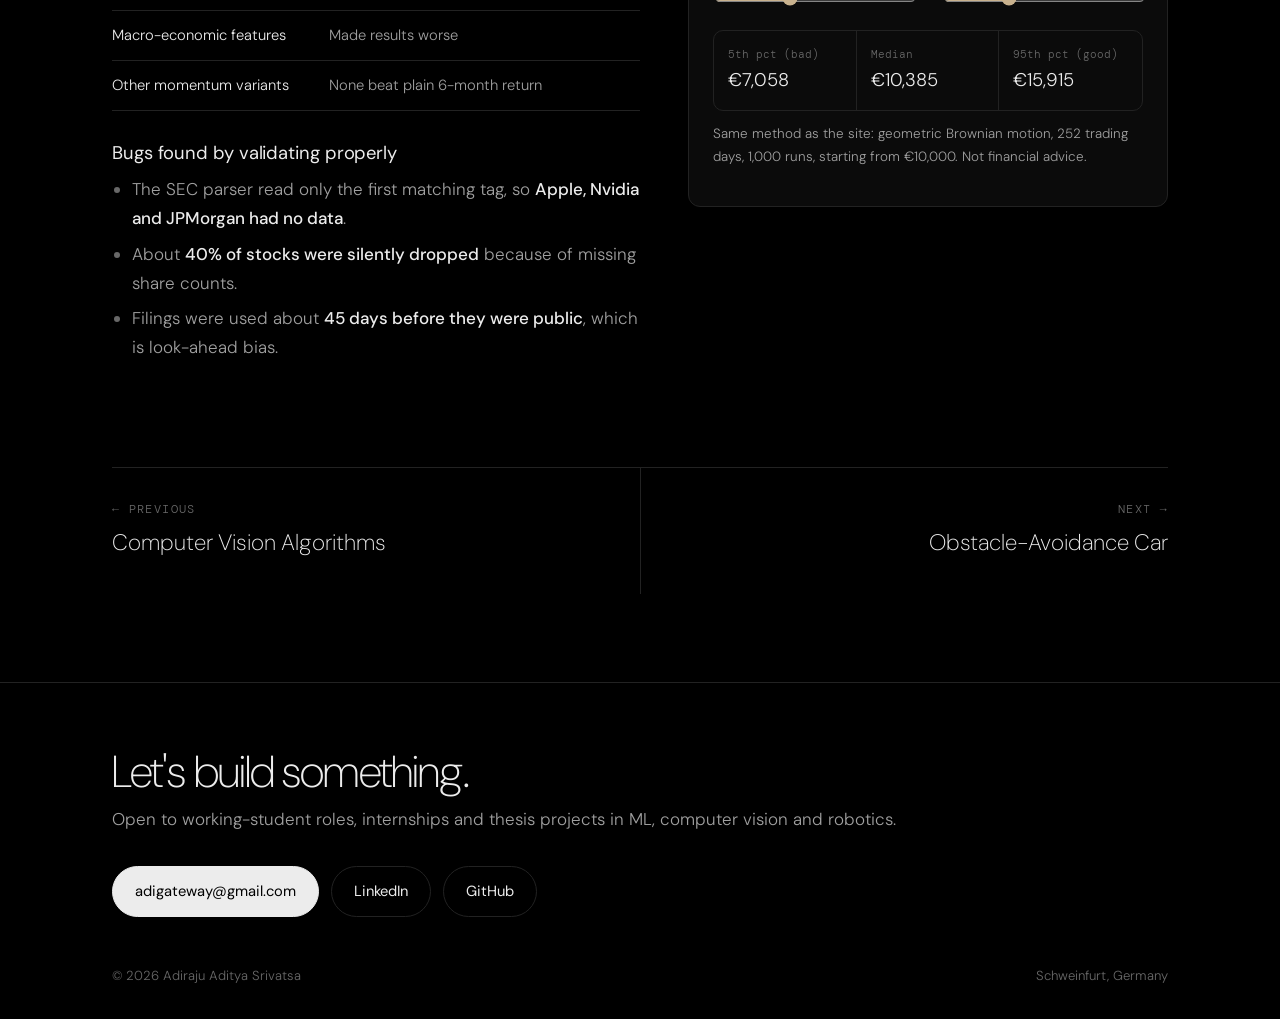
<file: project-stock-alpha.html>
<!DOCTYPE html>
<html lang="en">
<head>
  <meta charset="utf-8">
  <meta name="viewport" content="width=device-width, initial-scale=1">
  <title>Stock Alpha · Aditya Srivatsa</title>
  <meta name="description" content="A blind-validated S&P 500 momentum screen with a web app and an in-browser Monte Carlo simulator. The 38-feature ML model was tested blind and dropped.">
  <link rel="preconnect" href="https://fonts.googleapis.com">
  <link rel="preconnect" href="https://fonts.gstatic.com" crossorigin>
  <link href="https://fonts.googleapis.com/css2?family=DM+Sans:opsz,wght@9..40,200;9..40,300;9..40,400;9..40,500&family=DM+Mono:wght@300;400&display=swap" rel="stylesheet">
  <link rel="stylesheet" href="css/style.css">
  <script>
    // Hide the page until German text is applied, so English doesn't flash first (failsafe after 2 s).
    try { var l = new URLSearchParams(location.search).get("lang") || localStorage.getItem("lang");
      if (l === "de") { document.documentElement.classList.add("i18n-pending"); setTimeout(function () { document.documentElement.classList.remove("i18n-pending"); }, 2000); } } catch (e) {}
  </script>
</head>
<body data-page="projects">

<nav class="nav">
  <div class="container">
    <a href="index.html" class="brand"><span class="brand-mark">AS</span>Aditya Srivatsa</a>
    <ul class="nav-links" id="navLinks">
      <li><a href="index.html">Home</a></li>
      <li><a href="experience.html">Experience</a></li>
      <li><a href="pitch.html">Pitch</a></li>
      <li><a href="projects.html" class="active">Projects</a></li>
      <li><a href="skills.html">Skills</a></li>
      <li><a href="resume.html">Resume</a></li>
    </ul>
    <div class="lang-switch" role="group" aria-label="Language">
      <button type="button" data-lang="en">EN</button><span>/</span><button type="button" data-lang="de">DE</button>
    </div>
  </div>
</nav>

<main>
<section style="padding-top:72px">
  <div class="container">
    <a href="projects.html" class="chip" style="text-decoration:none; margin-bottom:40px">← All projects</a>
    <article class="project" id="p-stock">
      <div class="proj-head" style="margin-top:0">
        <div>
          <div class="idx">05 / Quantitative ML · Full-stack</div>
          <h1>Stock Alpha</h1>
          <p class="sub">An S&amp;P 500 momentum screen with a web app and an in-browser Monte Carlo portfolio simulator. The interesting part is what I <em>removed</em>: a 38-feature ML model, filing sentiment and fundamental screens were all tested blind and dropped when they failed. <strong>One feature survived.</strong></p>
        </div>
        <div class="links-row">
          <a class="btn primary" id="stockLiveLink" href="#" target="_blank" rel="noopener">
            <svg viewBox="0 0 24 24" fill="none" stroke="currentColor" stroke-width="2"><circle cx="12" cy="12" r="10"/><path d="M2 12h20M12 2a15 15 0 0 1 0 20M12 2a15 15 0 0 0 0 20"/></svg>
            Live website</a>
          <a class="btn" href="https://github.com/Adigateway/stock-alpha" target="_blank" rel="noopener">
            <svg viewBox="0 0 24 24" fill="currentColor"><path d="M12 .5a11.5 11.5 0 0 0-3.64 22.41c.58.1.79-.25.79-.56v-2c-3.2.7-3.87-1.37-3.87-1.37-.53-1.33-1.28-1.69-1.28-1.69-1.05-.72.08-.7.08-.7 1.16.08 1.77 1.19 1.77 1.19 1.03 1.77 2.7 1.26 3.36.96.1-.75.4-1.26.73-1.55-2.55-.29-5.24-1.28-5.24-5.69 0-1.26.45-2.28 1.19-3.09-.12-.29-.52-1.46.11-3.05 0 0 .97-.31 3.17 1.18a11 11 0 0 1 5.77 0c2.2-1.49 3.17-1.18 3.17-1.18.63 1.59.23 2.76.11 3.05.74.81 1.19 1.83 1.19 3.09 0 4.42-2.7 5.4-5.26 5.68.41.36.78 1.06.78 2.14v3.17c0 .31.21.67.8.56A11.5 11.5 0 0 0 12 .5z"/></svg>
            View code</a>
        </div>
      </div>

      <div class="glance">
        <div><b>24.2% vs 9.9%</b><span>blind test, top 15 vs index</span></div>
        <div><b>~500 stocks</b><span>S&amp;P 500 universe</span></div>
        <div><b>SEC + Yahoo</b><span>→ PostgreSQL</span></div>
        <div><b>1,000 paths</b><span>Monte Carlo, 252 days</span></div>
      </div>

      <figure class="figure reveal">
        <div class="frame diagram-scroll">
          <svg class="diagram" viewBox="0 0 960 200" role="img" aria-label="Stock alpha pipeline from SEC EDGAR and Yahoo Finance to PostgreSQL, filter, score, rank, web app and Monte Carlo">
            <defs><marker id="arr4" viewBox="0 0 10 10" refX="9" refY="5" markerWidth="7" markerHeight="7" orient="auto"><path d="M0 0L10 5L0 10z" fill="var(--text-3)"/></marker></defs>
            <g font-size="12">
              <rect class="box-b" x="4" y="14" width="140" height="64" rx="10"/><text x="74" y="42" text-anchor="middle" font-weight="600">SEC EDGAR</text><text x="74" y="60" text-anchor="middle" class="t2" font-size="10">7 numbers / quarter</text>
              <rect class="box-b" x="4" y="100" width="140" height="64" rx="10"/><text x="74" y="128" text-anchor="middle" font-weight="600">Yahoo Finance</text><text x="74" y="146" text-anchor="middle" class="t2" font-size="10">2 yrs daily closes</text>
              <rect class="box" x="176" y="56" width="124" height="66" rx="10"/><text x="238" y="84" text-anchor="middle" font-weight="600">PostgreSQL</text><text x="238" y="102" text-anchor="middle" class="t2" font-size="10">stock_alpha.py</text>
              <rect class="box" x="322" y="56" width="124" height="66" rx="10"/><text x="384" y="82" text-anchor="middle" font-weight="600">Filter</text><text x="384" y="98" text-anchor="middle" class="t2 mono" font-size="10">ROA &gt; 0</text><text x="384" y="112" text-anchor="middle" class="t2 mono" font-size="10">mcap ≥ $300M</text>
              <rect class="box-a" x="468" y="56" width="150" height="66" rx="10"/><text x="543" y="82" text-anchor="middle" font-weight="600">Score</text><text x="543" y="100" text-anchor="middle" class="t2 mono" font-size="10">ret(t−7m → t−1m)</text><text x="543" y="114" text-anchor="middle" class="t2 mono" font-size="10">÷ annual vol</text>
              <rect class="box" x="640" y="56" width="124" height="66" rx="10"/><text x="702" y="84" text-anchor="middle" font-weight="600">Rank</text><text x="702" y="102" text-anchor="middle" class="t2" font-size="10">top 15 = BUY</text>
              <rect class="box-t" x="790" y="14" width="166" height="64" rx="10"/><text x="873" y="42" text-anchor="middle" font-weight="600">Flask API + web app</text><text x="873" y="60" text-anchor="middle" class="t2" font-size="10">Gunicorn · Nginx</text>
              <rect class="box-t" x="790" y="100" width="166" height="64" rx="10"/><text x="873" y="128" text-anchor="middle" font-weight="600">Monte Carlo</text><text x="873" y="146" text-anchor="middle" class="t2" font-size="10">GBM, in the browser</text>
            </g>
            <g class="wire" marker-end="url(#arr4)">
              <path d="M144 46C162 46 158 78 174 82"/><path d="M144 132C162 132 158 100 174 96"/>
              <path d="M300 89H320"/><path d="M446 89H466"/><path d="M618 89H638"/>
              <path d="M764 82C778 70 776 50 788 48"/><path d="M764 96C778 108 776 128 788 130"/>
            </g>
            <text x="480" y="192" text-anchor="middle" class="t3" font-size="12">Refreshed quarterly by cron: 0 2 1 1,4,7,10 *</text>
          </svg>
        </div>
      </figure>

      <div class="proj-body">
        <div>
          <h4>The signal</h4>
          <div class="formula">score = <span class="hl">6-month return (skip latest month)</span> ÷ annualised volatility</div>
          <p>The return runs from seven months ago to one month ago. The latest month is skipped because very short-term moves tend to reverse. Dividing by volatility (measured over about 126 trading days and annualised) rewards <strong>steady climbers</strong> over stocks that got there by lurching around. Profitability, growth and margins are shown next to each stock for context, but only the filter uses them.</p>

          <h4>What got cut, and why</h4>
          <div class="table-wrap">
            <table class="data">
              <thead><tr><th>Tried</th><th>Result</th></tr></thead>
              <tbody>
                <tr><td>ML model (38 features, XGBoost / RF)</td><td>Blind test AUC <b>0.50</b>, no better than a coin flip</td></tr>
                <tr><td>Fundamental screens ×3</td><td>Each one lowered returns compared with momentum alone</td></tr>
                <tr><td>Filing sentiment (VADER, TF-IDF + SVD)</td><td>Added noise, no signal</td></tr>
                <tr><td>Macro-economic features</td><td>Made results worse</td></tr>
                <tr><td>Other momentum variants</td><td>None beat plain 6-month return</td></tr>
              </tbody>
            </table>
          </div>
          <h4>Bugs found by validating properly</h4>
          <ul>
            <li>The SEC parser read only the first matching tag, so <strong>Apple, Nvidia and JPMorgan had no data</strong>.</li>
            <li>About <strong>40% of stocks were silently dropped</strong> because of missing share counts.</li>
            <li>Filings were used about <strong>45 days before they were public</strong>, which is look-ahead bias.</li>
          </ul>
        </div>
        <div>
          <div class="widget" style="margin-bottom:20px">
            <div class="widget-head"><h4>Blind test: 5 snapshots, 2021–2025</h4></div>
            <div class="bars" id="stockBars">
              <div class="bar-row"><span>Top-15 momentum</span><div class="bar-track"><div class="bar-fill" data-w="24.2" style="background:var(--accent)"></div></div><b>24.2%</b></div>
              <div class="bar-row"><span>Whole index</span><div class="bar-track"><div class="bar-fill" data-w="9.9" style="background:var(--text-3)"></div></div><b>9.9%</b></div>
            </div>
            <p class="figcap">Average 6-month return, top 15 held for six months. Beat the index in 3 of 5 snapshots. 2025 (the AI rally) carries most of the average, and without it the edge is about +5%. No transaction costs. These numbers are for plain momentum. The current version adds the profitability filter and volatility adjustment, which haven't been blind-tested yet.</p>
          </div>

          <div class="widget">
            <div class="widget-head"><h4>Try it: the portfolio Monte Carlo</h4><span class="live">1,000 simulations</span></div>
            <canvas class="stage" id="mcCanvas" width="560" height="240" aria-label="Monte Carlo fan chart"></canvas>
            <div class="controls">
              <div class="ctrl"><label>Expected return μ <output id="muOut"></output></label><input type="range" id="muIn" min="-10" max="40" value="8"></div>
              <div class="ctrl"><label>Volatility σ <output id="sigOut"></output></label><input type="range" id="sigIn" min="5" max="70" value="25"></div>
            </div>
            <div class="mc-out">
              <div><span>5th pct (bad)</span><b id="p5">–</b></div>
              <div><span>Median</span><b id="p50">–</b></div>
              <div><span>95th pct (good)</span><b id="p95">–</b></div>
            </div>
            <p class="figcap">Same method as the site: geometric Brownian motion, 252 trading days, 1,000 runs, starting from €10,000. Not financial advice.</p>
          </div>
        </div>
      </div>
    </article>
    <nav class="pager"><a href="project-vision.html"><span>← Previous</span><b>Computer Vision Algorithms</b></a><a href="project-car.html"><span>Next →</span><b>Obstacle-Avoidance Car</b></a></nav>
  </div>
</section>
</main>

<footer id="contact">
  <div class="container">
    <div class="foot-top">
      <div>
        <h2>Let's build something.</h2>
        <p>Open to working-student roles, internships and thesis projects in ML, computer vision and robotics.</p>
      </div>
      <div class="btn-row">
        <a class="btn primary" href="mailto:adigateway@gmail.com">adigateway@gmail.com</a>
        <a class="btn" href="https://www.linkedin.com/in/aditya-srivatsa-adiraju-377916280/" target="_blank" rel="noopener">LinkedIn</a>
        <a class="btn" href="https://github.com/Adigateway" target="_blank" rel="noopener">GitHub</a>
      </div>
    </div>
    <div class="foot-bottom">
      <span>© <span id="year"></span> Adiraju Aditya Srivatsa</span>
      <span>Schweinfurt, Germany</span>
    </div>
  </div>
</footer>


<script src="js/i18n-de.js"></script>
<script src="js/main.js"></script>
</body>
</html>
</file>
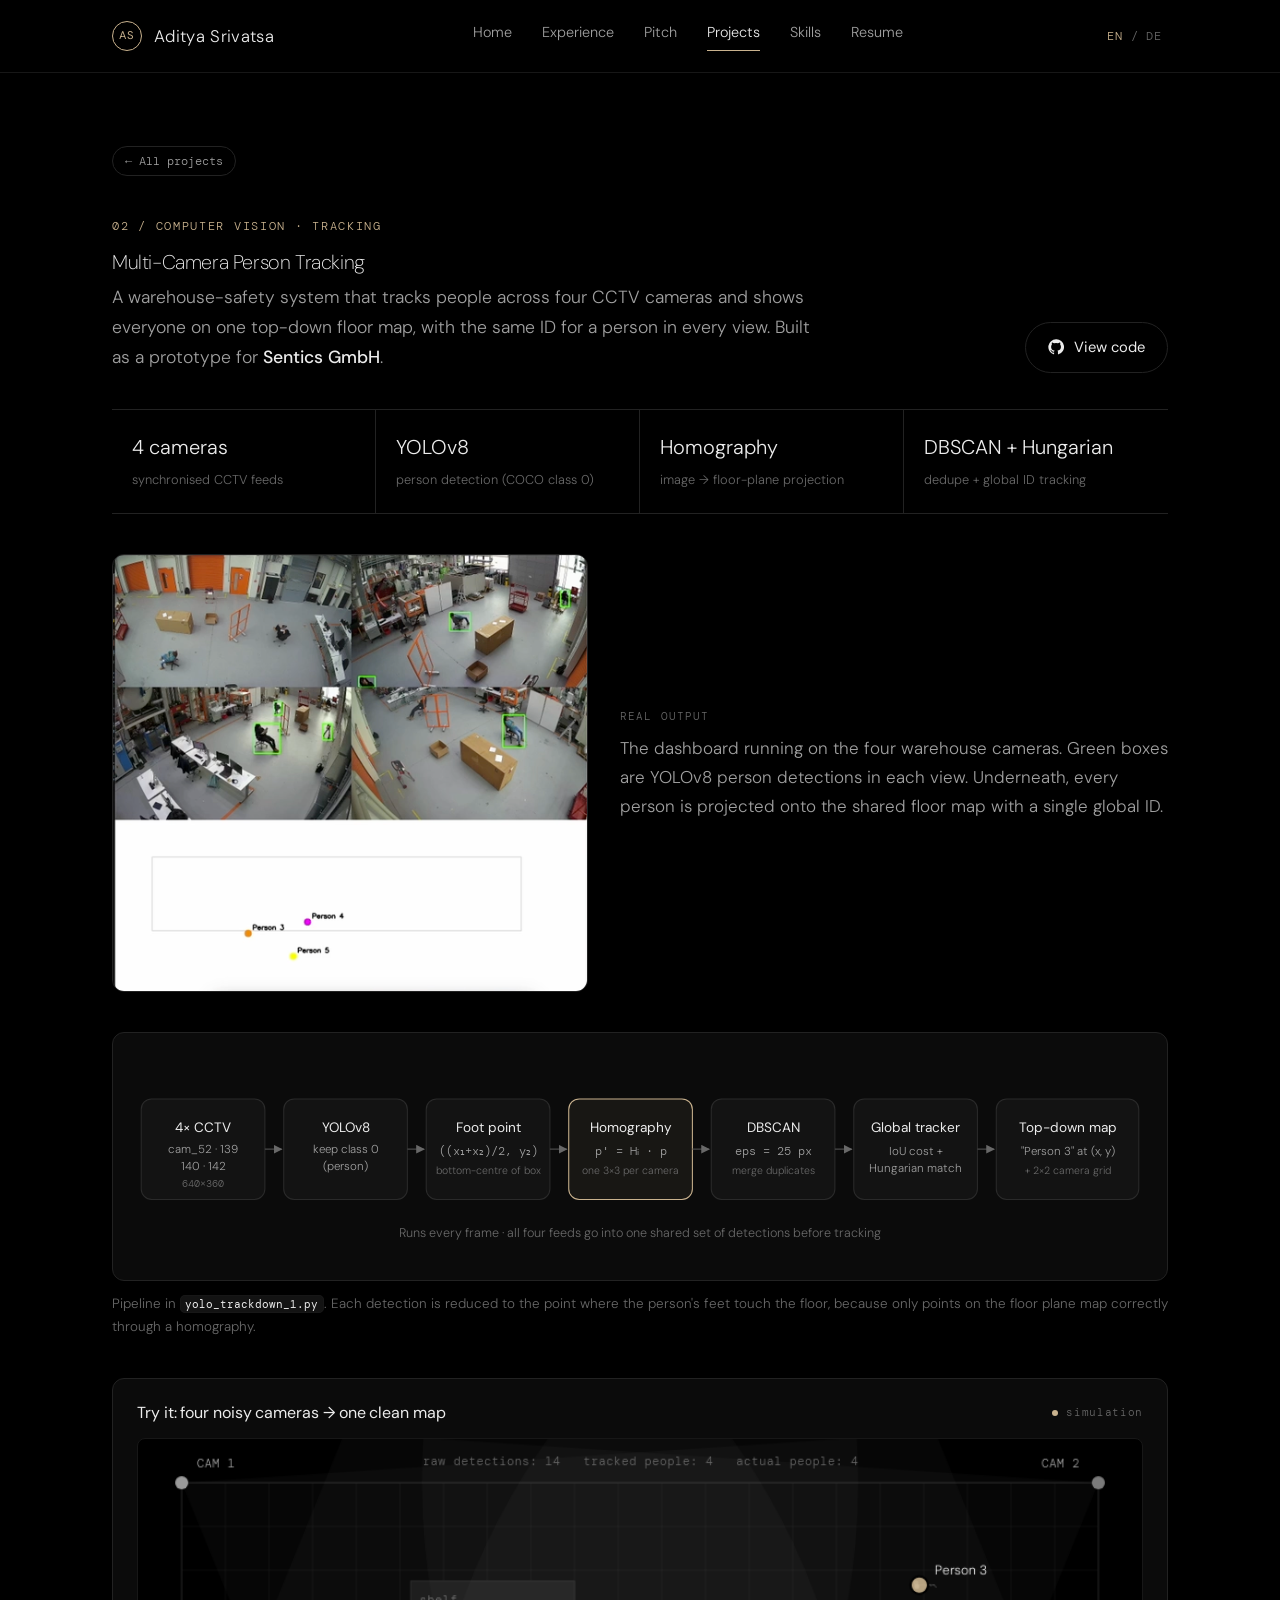
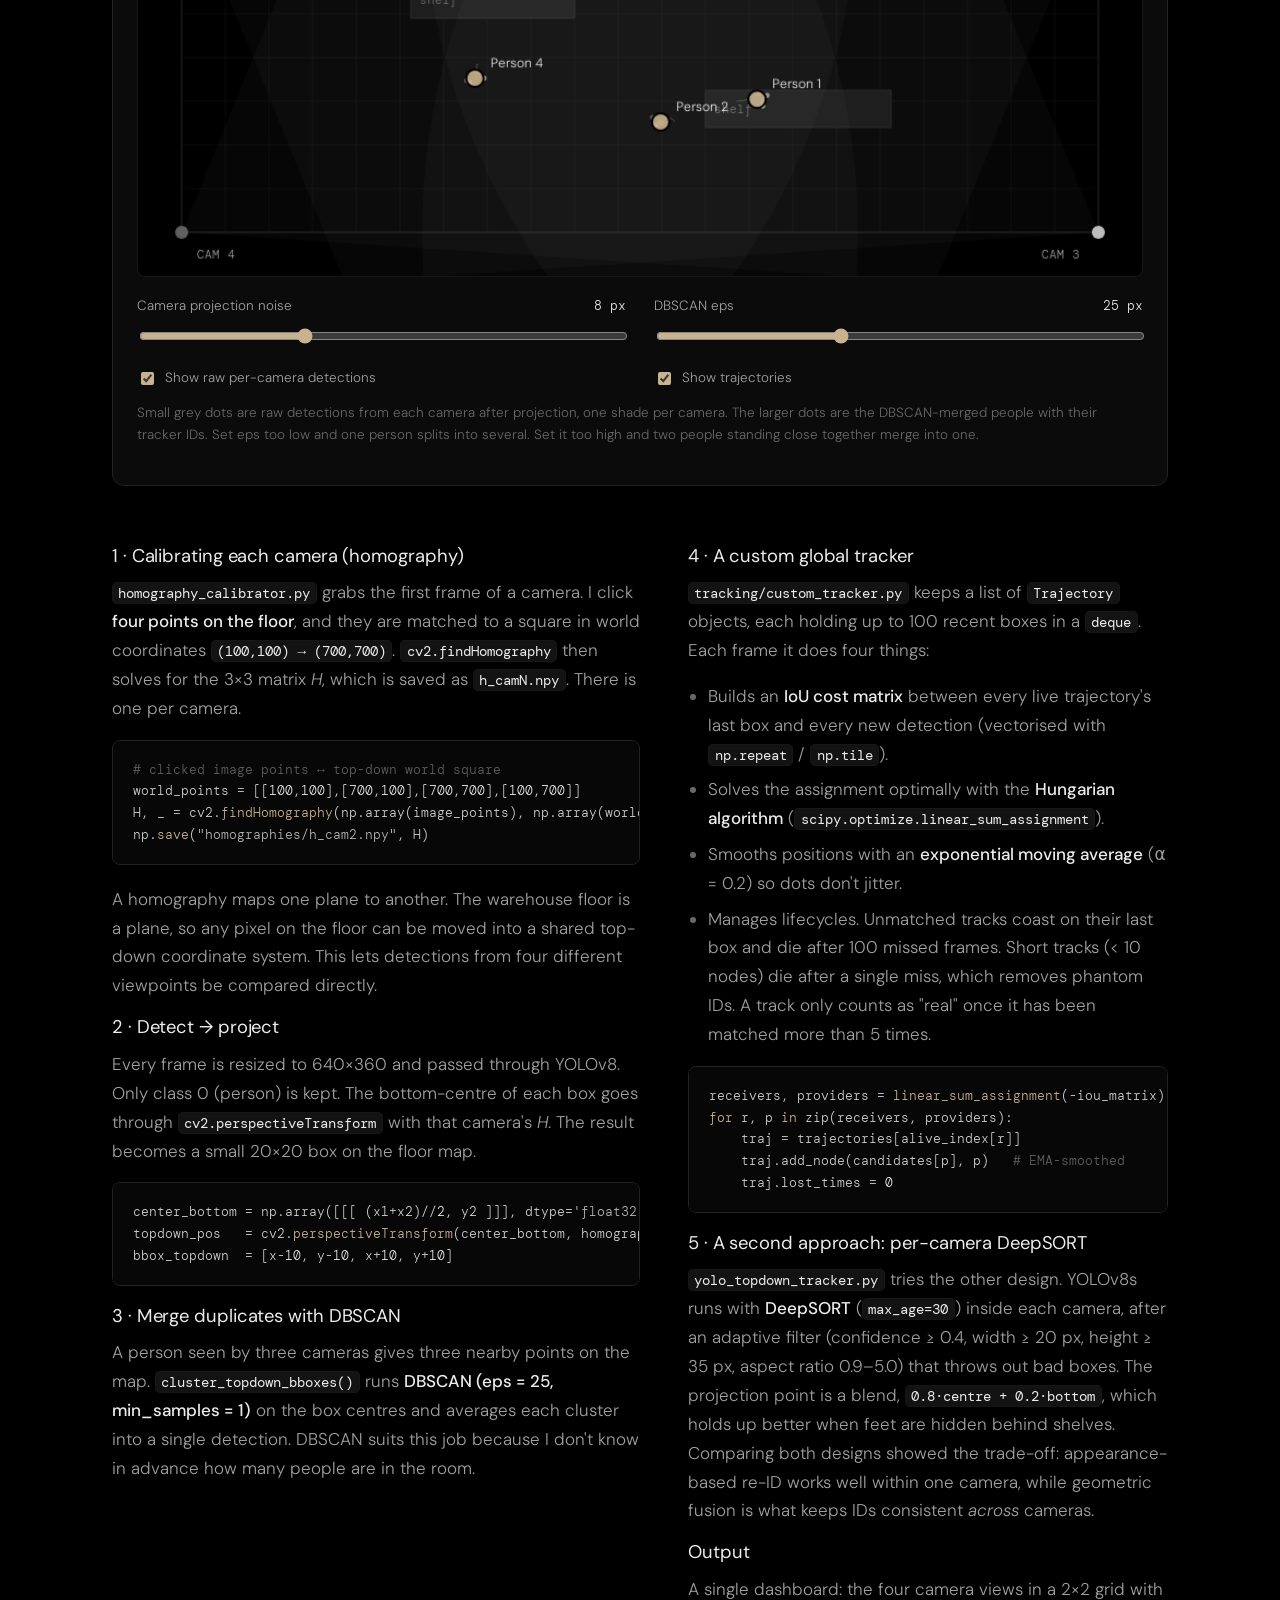
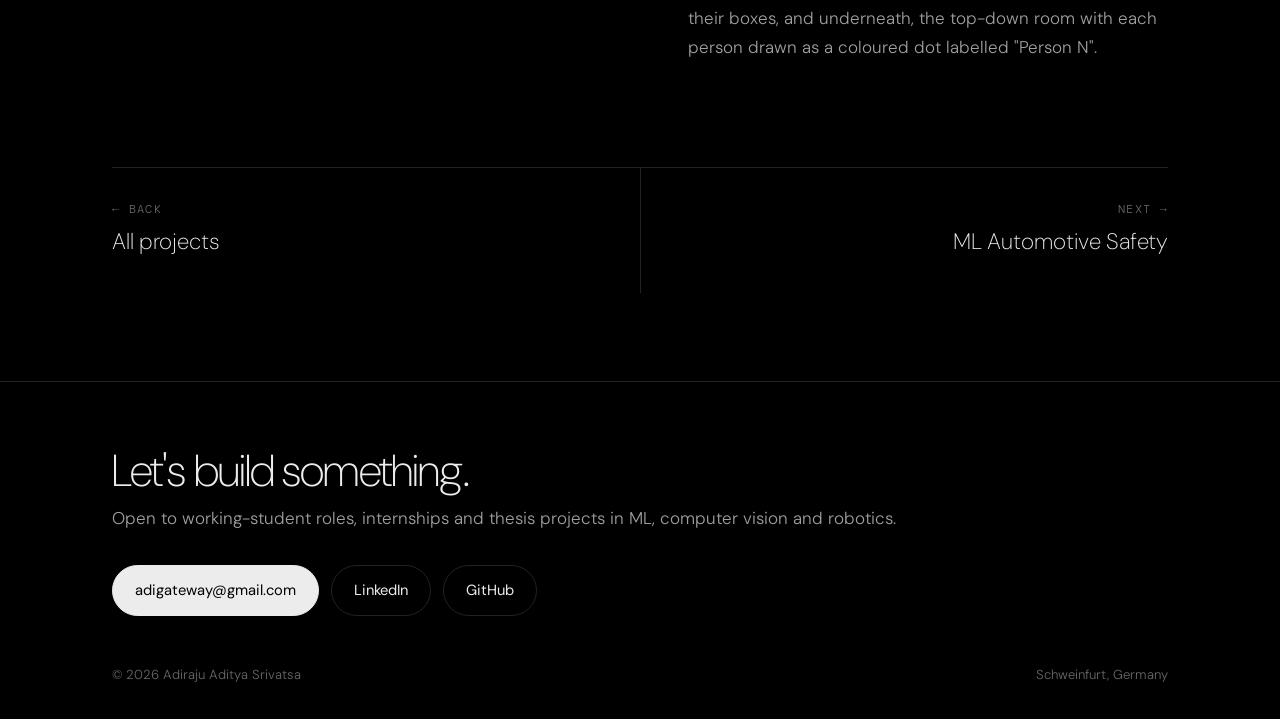
<file: project-tracking.html>
<!DOCTYPE html>
<html lang="en">
<head>
  <meta charset="utf-8">
  <meta name="viewport" content="width=device-width, initial-scale=1">
  <title>Multi-Camera Tracking · Aditya Srivatsa</title>
  <meta name="description" content="Four CCTV feeds fused into one top-down map with consistent IDs. YOLOv8, homography, DBSCAN and a Hungarian-matching tracker. Prototype for Sentics GmbH.">
  <link rel="preconnect" href="https://fonts.googleapis.com">
  <link rel="preconnect" href="https://fonts.gstatic.com" crossorigin>
  <link href="https://fonts.googleapis.com/css2?family=DM+Sans:opsz,wght@9..40,200;9..40,300;9..40,400;9..40,500&family=DM+Mono:wght@300;400&display=swap" rel="stylesheet">
  <link rel="stylesheet" href="css/style.css">
  <script>
    // Hide the page until German text is applied, so English doesn't flash first (failsafe after 2 s).
    try { var l = new URLSearchParams(location.search).get("lang") || localStorage.getItem("lang");
      if (l === "de") { document.documentElement.classList.add("i18n-pending"); setTimeout(function () { document.documentElement.classList.remove("i18n-pending"); }, 2000); } } catch (e) {}
  </script>
</head>
<body data-page="projects">

<nav class="nav">
  <div class="container">
    <a href="index.html" class="brand"><span class="brand-mark">AS</span>Aditya Srivatsa</a>
    <ul class="nav-links" id="navLinks">
      <li><a href="index.html">Home</a></li>
      <li><a href="experience.html">Experience</a></li>
      <li><a href="pitch.html">Pitch</a></li>
      <li><a href="projects.html" class="active">Projects</a></li>
      <li><a href="skills.html">Skills</a></li>
      <li><a href="resume.html">Resume</a></li>
    </ul>
    <div class="lang-switch" role="group" aria-label="Language">
      <button type="button" data-lang="en">EN</button><span>/</span><button type="button" data-lang="de">DE</button>
    </div>
  </div>
</nav>

<main>
<section style="padding-top:72px">
  <div class="container">
    <a href="projects.html" class="chip" style="text-decoration:none; margin-bottom:40px">← All projects</a>
    <article class="project" id="p-mct">
      <div class="proj-head" style="margin-top:0">
        <div>
          <div class="idx">02 / Computer Vision · Tracking</div>
          <h1>Multi-Camera Person Tracking</h1>
          <p class="sub">A warehouse-safety system that tracks people across four CCTV cameras and shows everyone on one top-down floor map, with the same ID for a person in every view. Built as a prototype for <strong>Sentics GmbH</strong>.</p>
        </div>
        <div class="links-row">
          <a class="btn" href="https://github.com/Adigateway/Multi_Camera_Tracking" target="_blank" rel="noopener">
            <svg viewBox="0 0 24 24" fill="currentColor"><path d="M12 .5a11.5 11.5 0 0 0-3.64 22.41c.58.1.79-.25.79-.56v-2c-3.2.7-3.87-1.37-3.87-1.37-.53-1.33-1.28-1.69-1.28-1.69-1.05-.72.08-.7.08-.7 1.16.08 1.77 1.19 1.77 1.19 1.03 1.77 2.7 1.26 3.36.96.1-.75.4-1.26.73-1.55-2.55-.29-5.24-1.28-5.24-5.69 0-1.26.45-2.28 1.19-3.09-.12-.29-.52-1.46.11-3.05 0 0 .97-.31 3.17 1.18a11 11 0 0 1 5.77 0c2.2-1.49 3.17-1.18 3.17-1.18.63 1.59.23 2.76.11 3.05.74.81 1.19 1.83 1.19 3.09 0 4.42-2.7 5.4-5.26 5.68.41.36.78 1.06.78 2.14v3.17c0 .31.21.67.8.56A11.5 11.5 0 0 0 12 .5z"/></svg>
            View code</a>
        </div>
      </div>

      <div class="glance">
        <div><b>4 cameras</b><span>synchronised CCTV feeds</span></div>
        <div><b>YOLOv8</b><span>person detection (COCO class 0)</span></div>
        <div><b>Homography</b><span>image → floor-plane projection</span></div>
        <div><b>DBSCAN + Hungarian</b><span>dedupe + global ID tracking</span></div>
      </div>

      <div class="media-row reveal">
        <figure class="media" style="max-width:520px">
          <img src="assets/photos/mct-dashboard.png" alt="Four CCTV views with person detections above a top-down map showing Person 3, 4 and 5">
        </figure>
        <div>
          <div class="code-label">REAL OUTPUT</div>
          <p style="color:var(--text-2)">The dashboard running on the four warehouse cameras. Green boxes are YOLOv8 person detections in each view. Underneath, every person is projected onto the shared floor map with a single global ID.</p>
        </div>
      </div>

      <figure class="figure reveal">
        <div class="frame diagram-scroll">
          <svg class="diagram" viewBox="0 0 960 190" role="img" aria-label="Pipeline: four camera feeds, YOLOv8 detection, foot point, homography projection, DBSCAN clustering, global tracker, top-down map">
            <defs><marker id="arr" viewBox="0 0 10 10" refX="9" refY="5" markerWidth="7" markerHeight="7" orient="auto"><path d="M0 0L10 5L0 10z" fill="var(--text-3)"/></marker></defs>
            <g font-size="13">
              <rect class="box-b" x="4" y="40" width="118" height="96" rx="10"/>
              <text x="63" y="72" text-anchor="middle" font-weight="600">4× CCTV</text>
              <text x="63" y="92" text-anchor="middle" class="t2" font-size="11">cam_52 · 139</text>
              <text x="63" y="108" text-anchor="middle" class="t2" font-size="11">140 · 142</text>
              <text x="63" y="124" text-anchor="middle" class="t3 mono" font-size="10">640×360</text>

              <rect class="box" x="140" y="40" width="118" height="96" rx="10"/>
              <text x="199" y="72" text-anchor="middle" font-weight="600">YOLOv8</text>
              <text x="199" y="92" text-anchor="middle" class="t2" font-size="11">keep class 0</text>
              <text x="199" y="108" text-anchor="middle" class="t2" font-size="11">(person)</text>

              <rect class="box" x="276" y="40" width="118" height="96" rx="10"/>
              <text x="335" y="72" text-anchor="middle" font-weight="600">Foot point</text>
              <text x="335" y="94" text-anchor="middle" class="t2 mono" font-size="11">((x₁+x₂)/2, y₂)</text>
              <text x="335" y="112" text-anchor="middle" class="t3" font-size="10">bottom-centre of box</text>

              <rect class="box-a" x="412" y="40" width="118" height="96" rx="10"/>
              <text x="471" y="72" text-anchor="middle" font-weight="600">Homography</text>
              <text x="471" y="94" text-anchor="middle" class="t2 mono" font-size="11">p' = Hᵢ · p</text>
              <text x="471" y="112" text-anchor="middle" class="t3" font-size="10">one 3×3 per camera</text>

              <rect class="box" x="548" y="40" width="118" height="96" rx="10"/>
              <text x="607" y="72" text-anchor="middle" font-weight="600">DBSCAN</text>
              <text x="607" y="94" text-anchor="middle" class="t2 mono" font-size="11">eps = 25 px</text>
              <text x="607" y="112" text-anchor="middle" class="t3" font-size="10">merge duplicates</text>

              <rect class="box" x="684" y="40" width="118" height="96" rx="10"/>
              <text x="743" y="72" text-anchor="middle" font-weight="600">Global tracker</text>
              <text x="743" y="94" text-anchor="middle" class="t2" font-size="11">IoU cost +</text>
              <text x="743" y="110" text-anchor="middle" class="t2" font-size="11">Hungarian match</text>

              <rect class="box-t" x="820" y="40" width="136" height="96" rx="10"/>
              <text x="888" y="72" text-anchor="middle" font-weight="600">Top-down map</text>
              <text x="888" y="94" text-anchor="middle" class="t2" font-size="11">"Person 3" at (x, y)</text>
              <text x="888" y="112" text-anchor="middle" class="t3" font-size="10">+ 2×2 camera grid</text>
            </g>
            <g class="wire" marker-end="url(#arr)">
              <path d="M122 88H138"/><path d="M258 88H274"/><path d="M394 88H410"/><path d="M530 88H546"/><path d="M666 88H682"/><path d="M802 88H818"/>
            </g>
            <text x="480" y="172" text-anchor="middle" class="t3" font-size="12">Runs every frame · all four feeds go into one shared set of detections before tracking</text>
          </svg>
        </div>
        <figcaption>Pipeline in <code>yolo_trackdown_1.py</code>. Each detection is reduced to the point where the person's feet touch the floor, because only points on the floor plane map correctly through a homography.</figcaption>
      </figure>

      <div class="widget reveal">
        <div class="widget-head">
          <h4>Try it: four noisy cameras → one clean map</h4>
          <span class="live">simulation</span>
        </div>
        <canvas class="stage" id="mctCanvas" width="920" height="400" aria-label="Simulated top-down room with tracked people"></canvas>
        <div class="controls">
          <div class="ctrl"><label>Camera projection noise <output id="mctNoiseOut">8 px</output></label><input type="range" id="mctNoise" min="0" max="24" value="8"></div>
          <div class="ctrl"><label>DBSCAN eps <output id="mctEpsOut">25 px</output></label><input type="range" id="mctEps" min="4" max="60" value="25"></div>
          <label class="toggle"><input type="checkbox" id="mctRaw" checked> Show raw per-camera detections</label>
          <label class="toggle"><input type="checkbox" id="mctTrail" checked> Show trajectories</label>
        </div>
        <p class="figcap">Small grey dots are raw detections from each camera after projection, one shade per camera. The larger dots are the DBSCAN-merged people with their tracker IDs. Set eps too low and one person splits into several. Set it too high and two people standing close together merge into one.</p>
      </div>

      <div class="proj-body">
        <div>
          <h4>1 · Calibrating each camera (homography)</h4>
          <p><code>homography_calibrator.py</code> grabs the first frame of a camera. I click <strong>four points on the floor</strong>, and they are matched to a square in world coordinates <code>(100,100) → (700,700)</code>. <code>cv2.findHomography</code> then solves for the 3×3 matrix <em>H</em>, which is saved as <code>h_camN.npy</code>. There is one per camera.</p>
          <pre class="code"><span class="c"># clicked image points ↔ top-down world square</span>
world_points = [[<span class="n">100</span>,<span class="n">100</span>],[<span class="n">700</span>,<span class="n">100</span>],[<span class="n">700</span>,<span class="n">700</span>],[<span class="n">100</span>,<span class="n">700</span>]]
H, _ = cv2.<span class="k">findHomography</span>(np.array(image_points), np.array(world_points))
np.<span class="k">save</span>(<span class="s">"homographies/h_cam2.npy"</span>, H)</pre>
          <p>A homography maps one plane to another. The warehouse floor is a plane, so any pixel on the floor can be moved into a shared top-down coordinate system. This lets detections from four different viewpoints be compared directly.</p>

          <h4>2 · Detect → project</h4>
          <p>Every frame is resized to 640×360 and passed through YOLOv8. Only class 0 (person) is kept. The bottom-centre of each box goes through <code>cv2.perspectiveTransform</code> with that camera's <em>H</em>. The result becomes a small 20×20 box on the floor map.</p>
          <pre class="code">center_bottom = np.array([[[ (x1+x2)//<span class="n">2</span>, y2 ]]], dtype=<span class="s">'float32'</span>)
topdown_pos   = cv2.<span class="k">perspectiveTransform</span>(center_bottom, homographies[cam_id])
bbox_topdown  = [x-<span class="n">10</span>, y-<span class="n">10</span>, x+<span class="n">10</span>, y+<span class="n">10</span>]</pre>

          <h4>3 · Merge duplicates with DBSCAN</h4>
          <p>A person seen by three cameras gives three nearby points on the map. <code>cluster_topdown_bboxes()</code> runs <strong>DBSCAN (eps = 25, min_samples = 1)</strong> on the box centres and averages each cluster into a single detection. DBSCAN suits this job because I don't know in advance how many people are in the room.</p>
        </div>
        <div>
          <h4>4 · A custom global tracker</h4>
          <p><code>tracking/custom_tracker.py</code> keeps a list of <code>Trajectory</code> objects, each holding up to 100 recent boxes in a <code>deque</code>. Each frame it does four things:</p>
          <ul>
            <li>Builds an <strong>IoU cost matrix</strong> between every live trajectory's last box and every new detection (vectorised with <code>np.repeat</code> / <code>np.tile</code>).</li>
            <li>Solves the assignment optimally with the <strong>Hungarian algorithm</strong> (<code>scipy.optimize.linear_sum_assignment</code>).</li>
            <li>Smooths positions with an <strong>exponential moving average</strong> (α = 0.2) so dots don't jitter.</li>
            <li>Manages lifecycles. Unmatched tracks coast on their last box and die after 100 missed frames. Short tracks (&lt; 10 nodes) die after a single miss, which removes phantom IDs. A track only counts as "real" once it has been matched more than 5 times.</li>
          </ul>
          <pre class="code">receivers, providers = <span class="k">linear_sum_assignment</span>(-iou_matrix)
<span class="k">for</span> r, p <span class="k">in</span> zip(receivers, providers):
    traj = trajectories[alive_index[r]]
    traj.add_node(candidates[p], p)   <span class="c"># EMA-smoothed</span>
    traj.lost_times = <span class="n">0</span></pre>

          <h4>5 · A second approach: per-camera DeepSORT</h4>
          <p><code>yolo_topdown_tracker.py</code> tries the other design. YOLOv8s runs with <strong>DeepSORT</strong> (<code>max_age=30</code>) inside each camera, after an adaptive filter (confidence ≥ 0.4, width ≥ 20 px, height ≥ 35 px, aspect ratio 0.9–5.0) that throws out bad boxes. The projection point is a blend, <code>0.8·centre + 0.2·bottom</code>, which holds up better when feet are hidden behind shelves. Comparing both designs showed the trade-off: appearance-based re-ID works well within one camera, while geometric fusion is what keeps IDs consistent <em>across</em> cameras.</p>

          <h4>Output</h4>
          <p>A single dashboard: the four camera views in a 2×2 grid with their boxes, and underneath, the top-down room with each person drawn as a coloured dot labelled "Person N".</p>
        </div>
      </div>
    </article>
    <nav class="pager"><a href="projects.html"><span>← Back</span><b>All projects</b></a><a href="project-automotive.html"><span>Next →</span><b>ML Automotive Safety</b></a></nav>
  </div>
</section>
</main>

<footer id="contact">
  <div class="container">
    <div class="foot-top">
      <div>
        <h2>Let's build something.</h2>
        <p>Open to working-student roles, internships and thesis projects in ML, computer vision and robotics.</p>
      </div>
      <div class="btn-row">
        <a class="btn primary" href="mailto:adigateway@gmail.com">adigateway@gmail.com</a>
        <a class="btn" href="https://www.linkedin.com/in/aditya-srivatsa-adiraju-377916280/" target="_blank" rel="noopener">LinkedIn</a>
        <a class="btn" href="https://github.com/Adigateway" target="_blank" rel="noopener">GitHub</a>
      </div>
    </div>
    <div class="foot-bottom">
      <span>© <span id="year"></span> Adiraju Aditya Srivatsa</span>
      <span>Schweinfurt, Germany</span>
    </div>
  </div>
</footer>


<script src="js/i18n-de.js"></script>
<script src="js/main.js"></script>
</body>
</html>
</file>
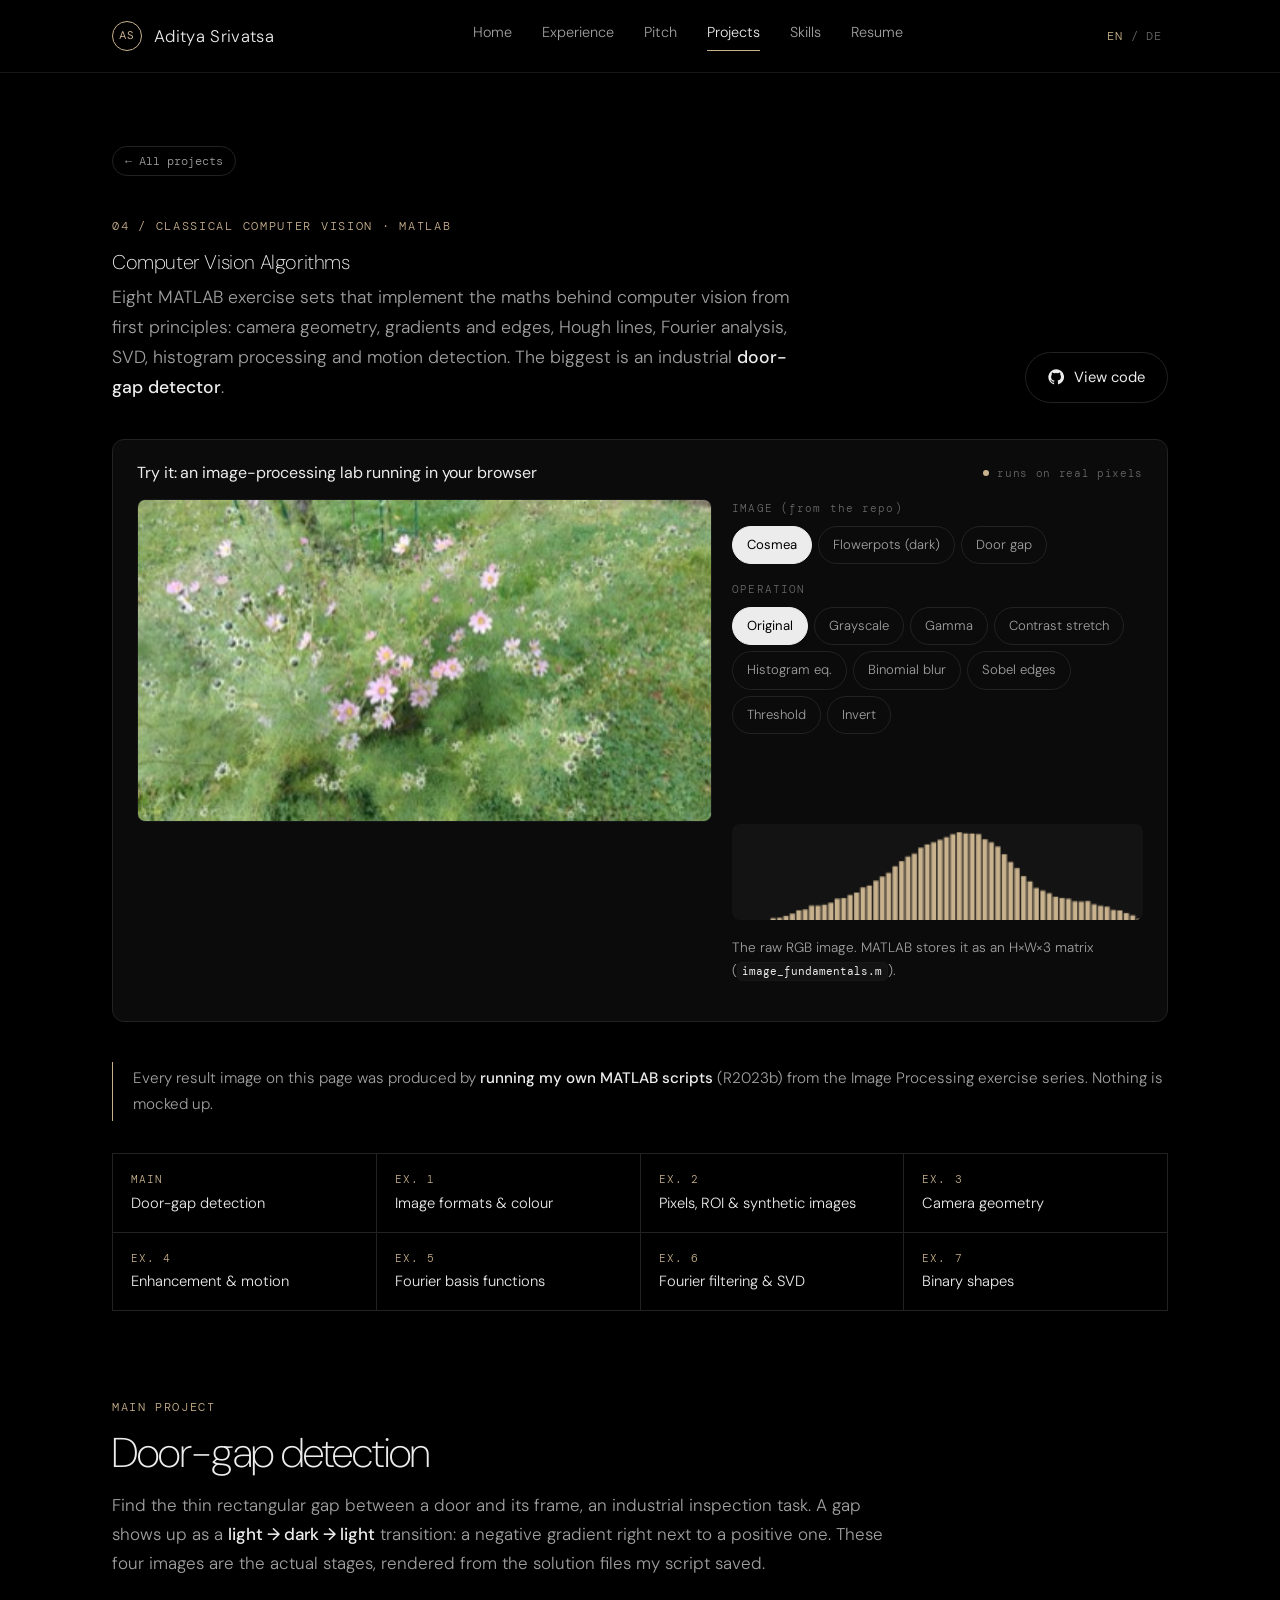
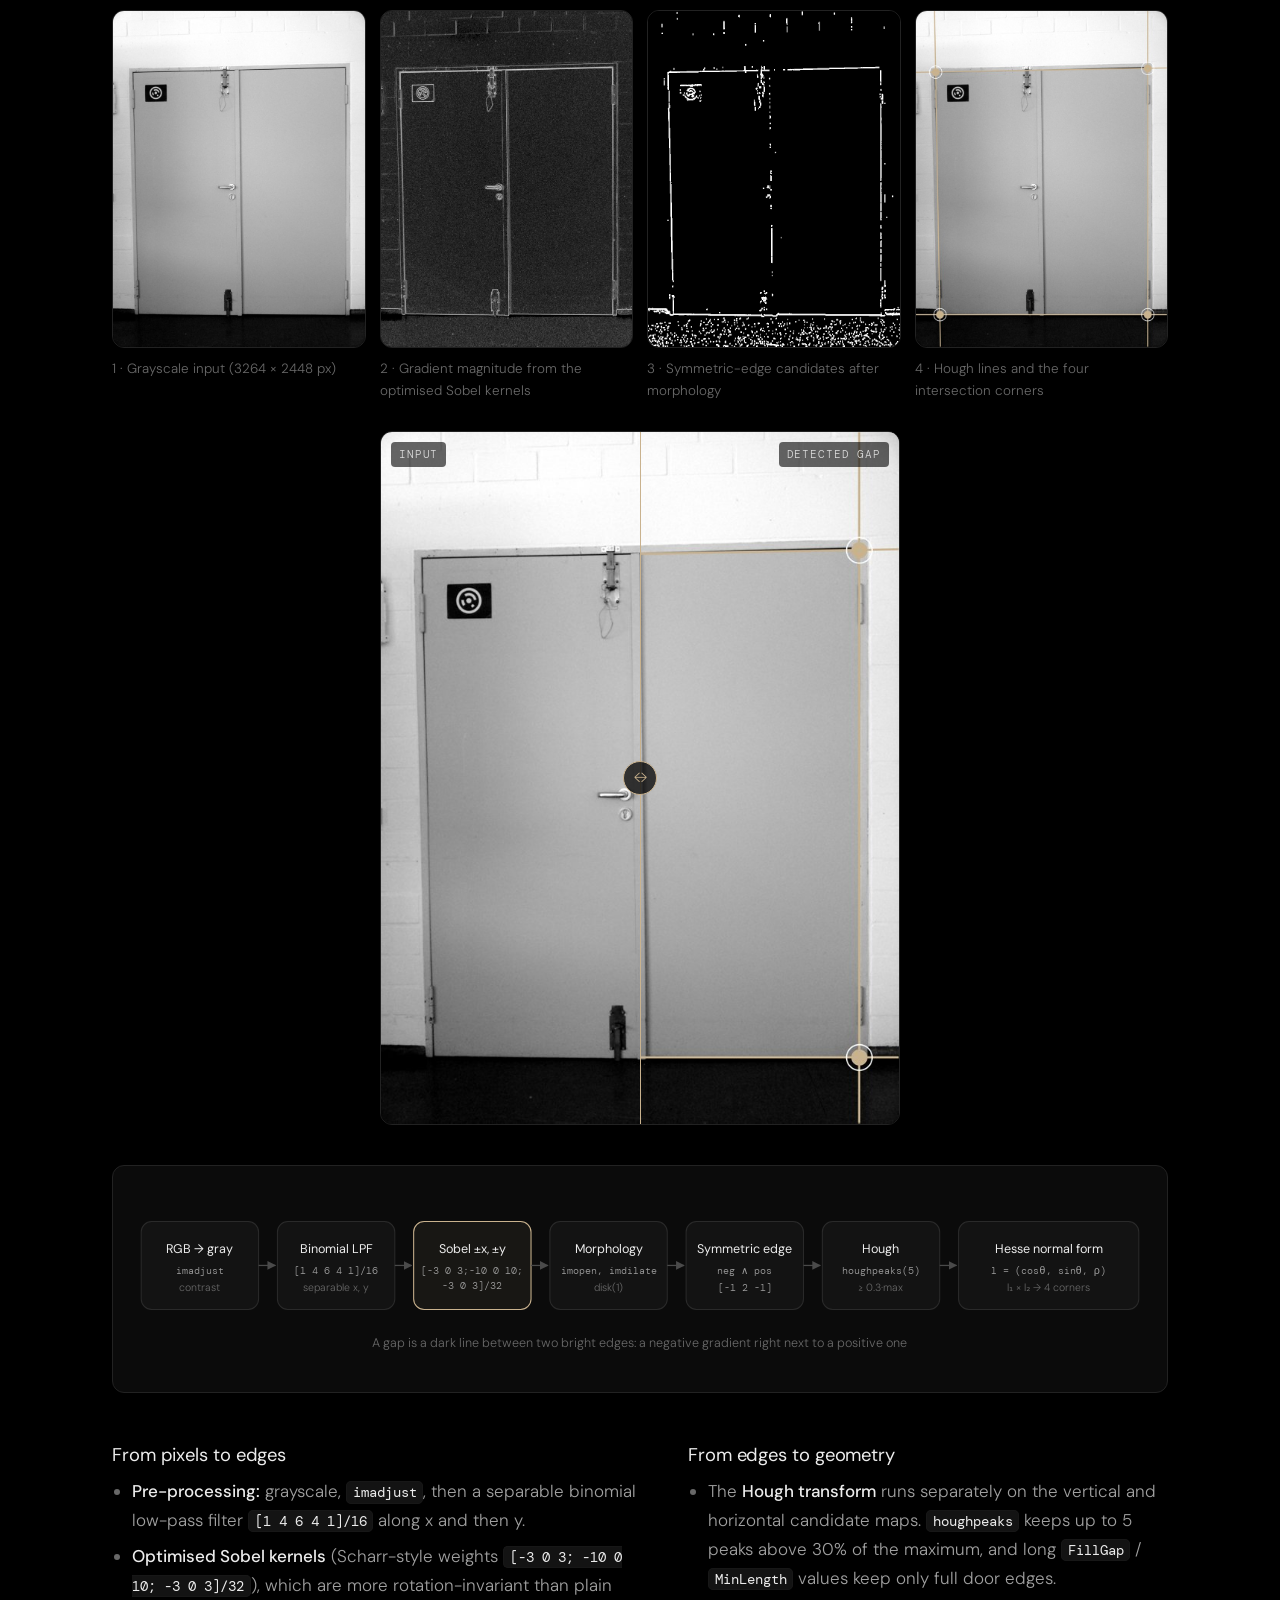
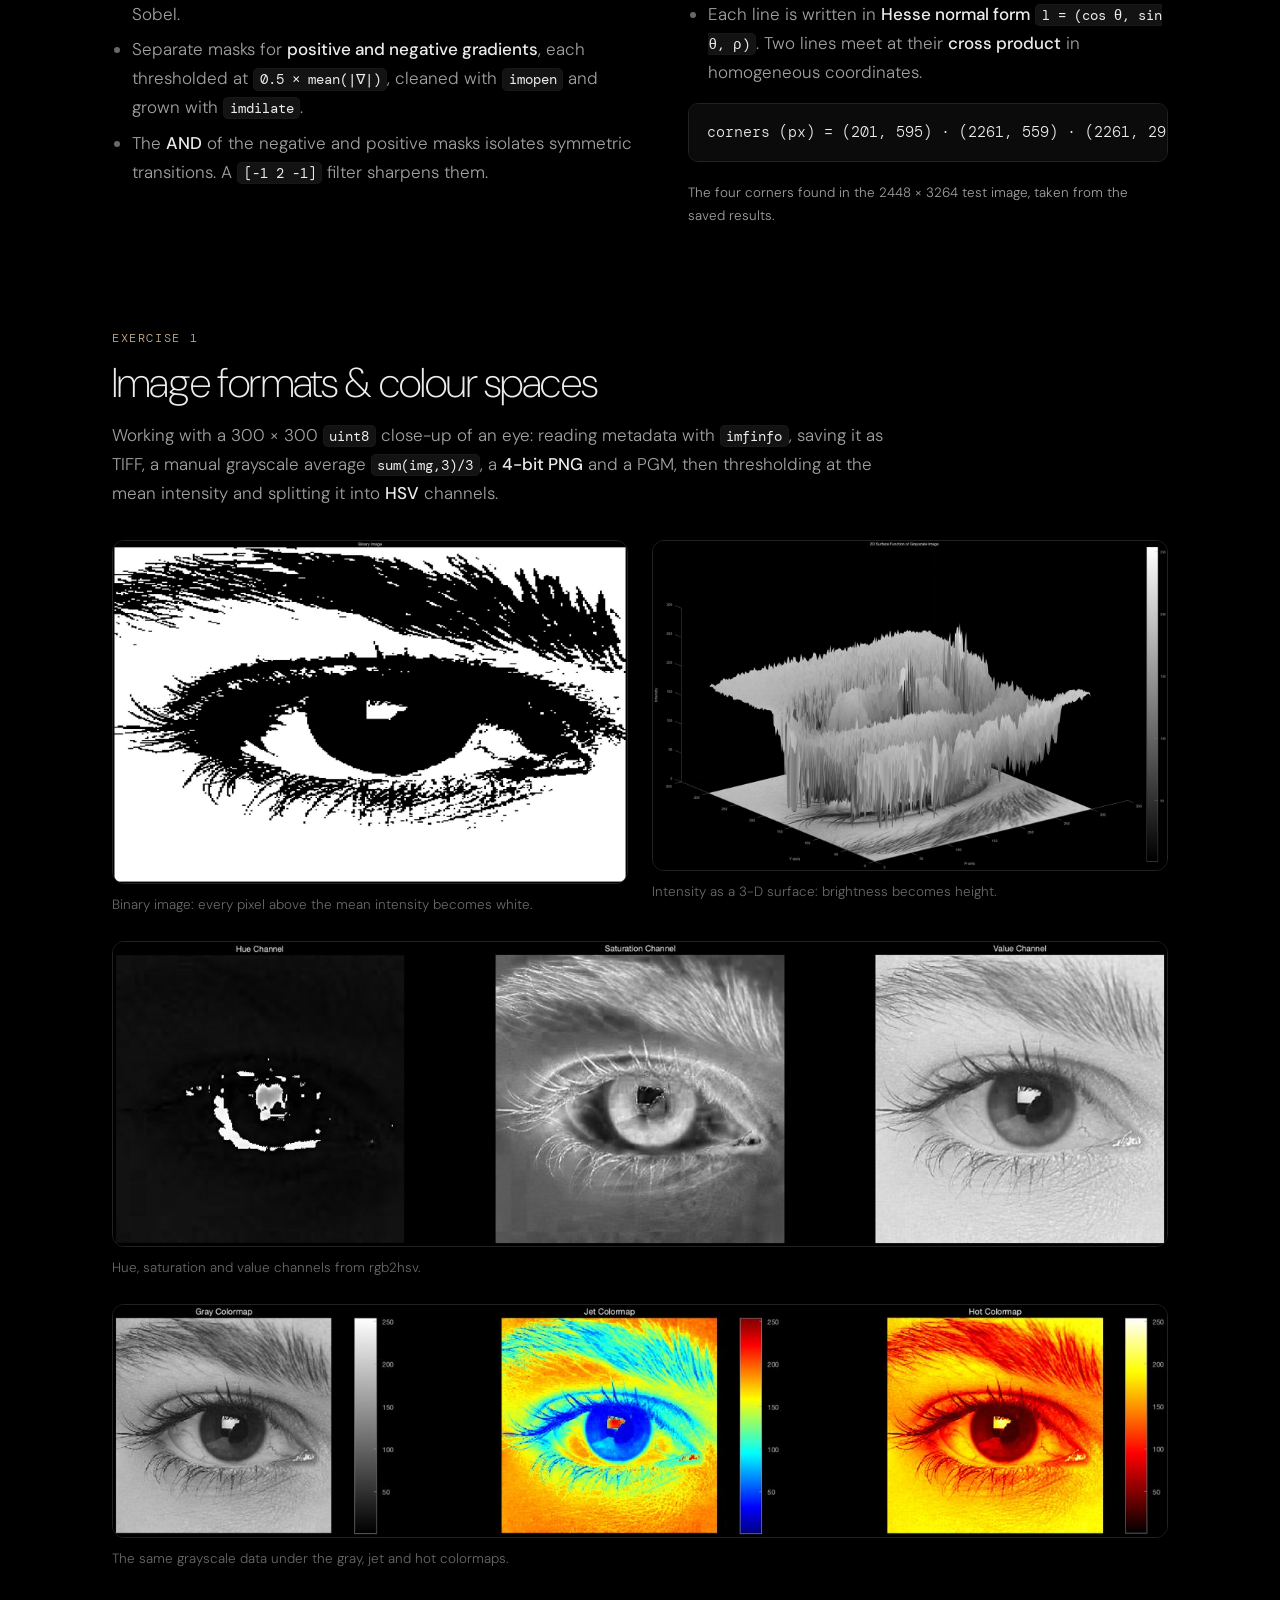
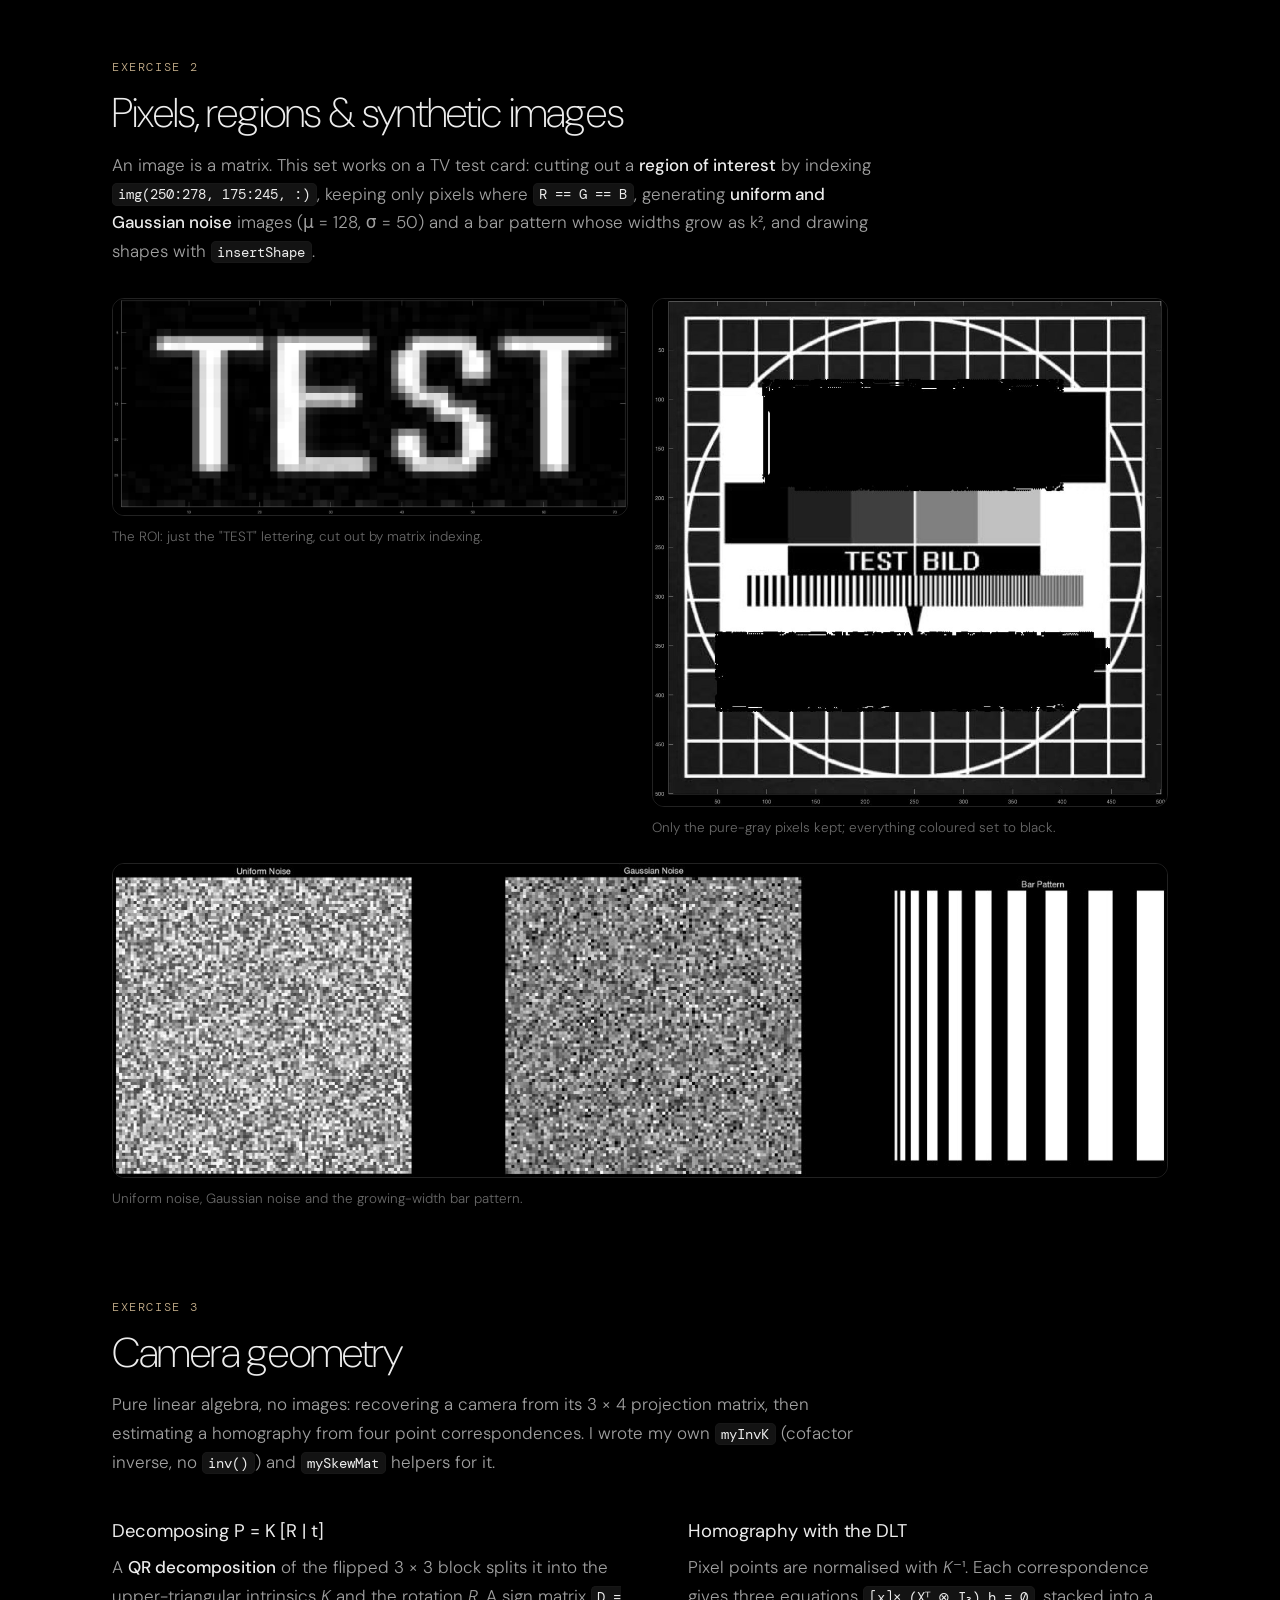
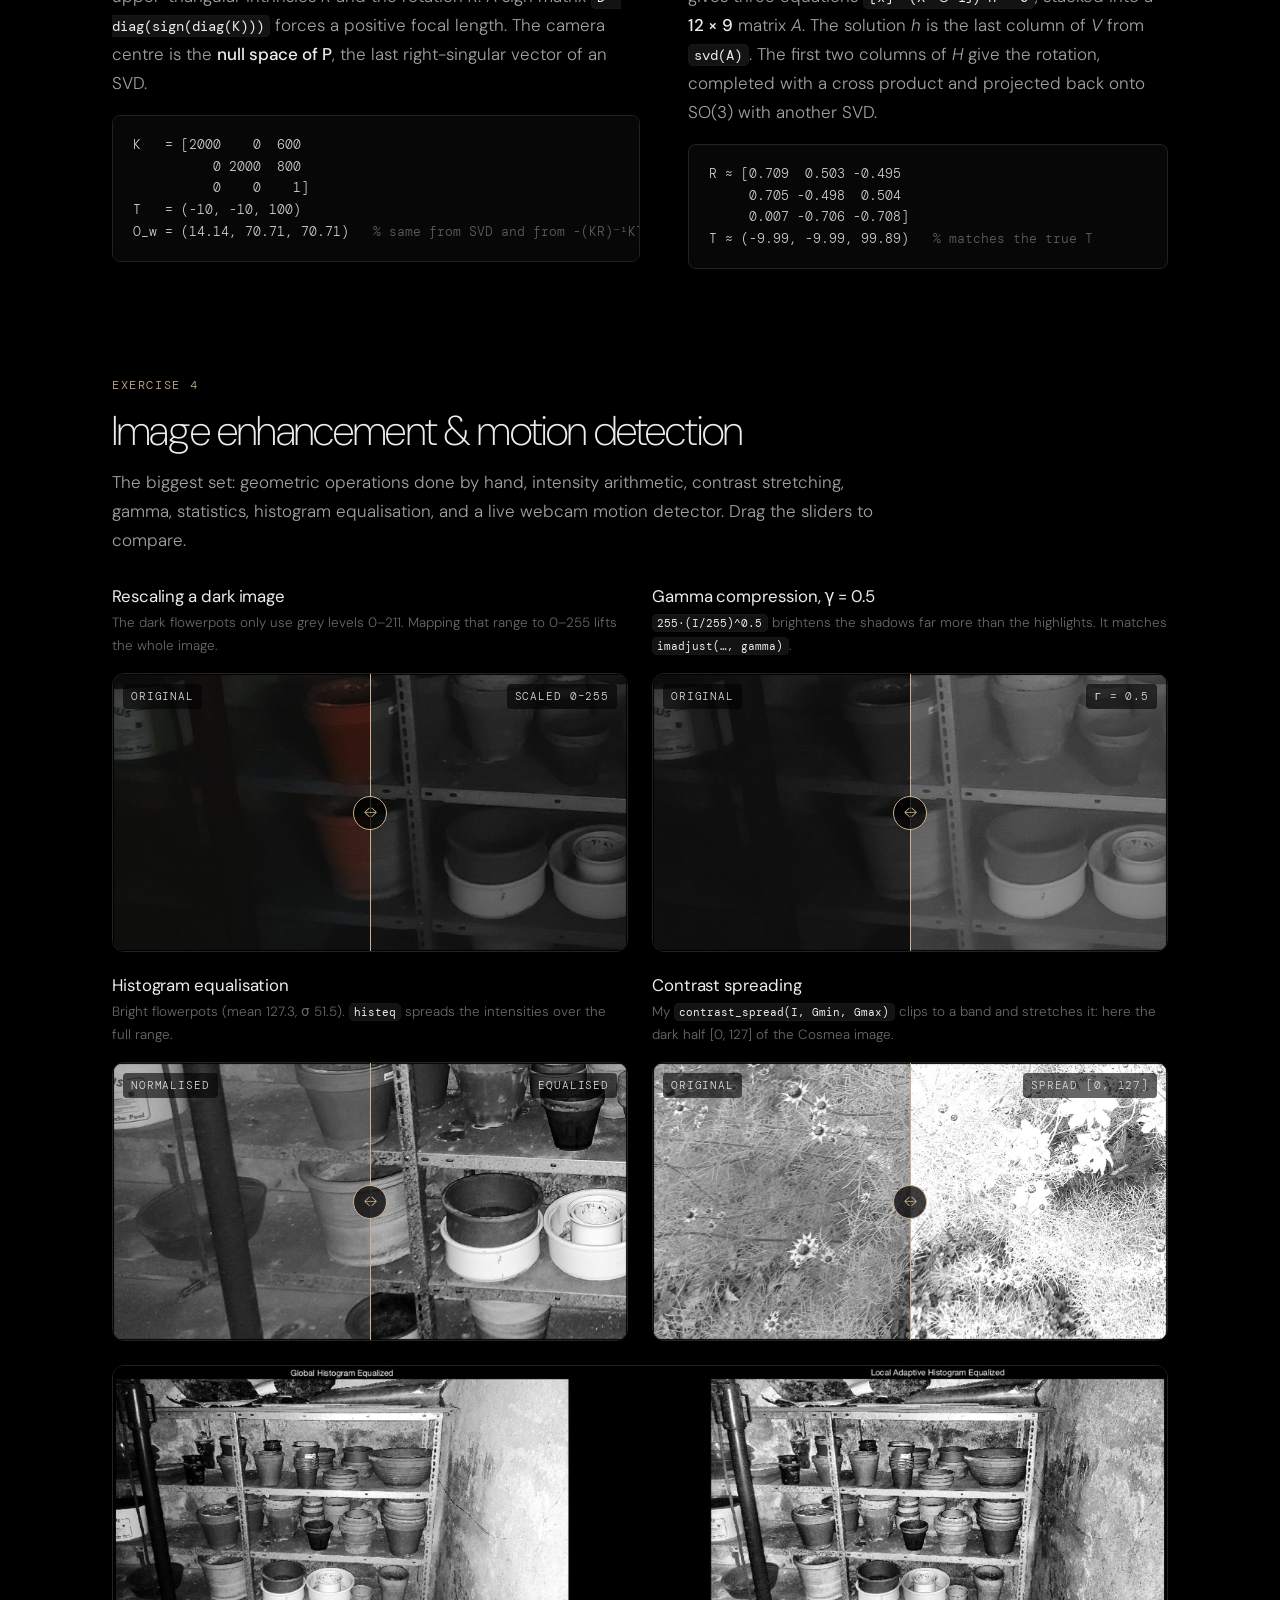
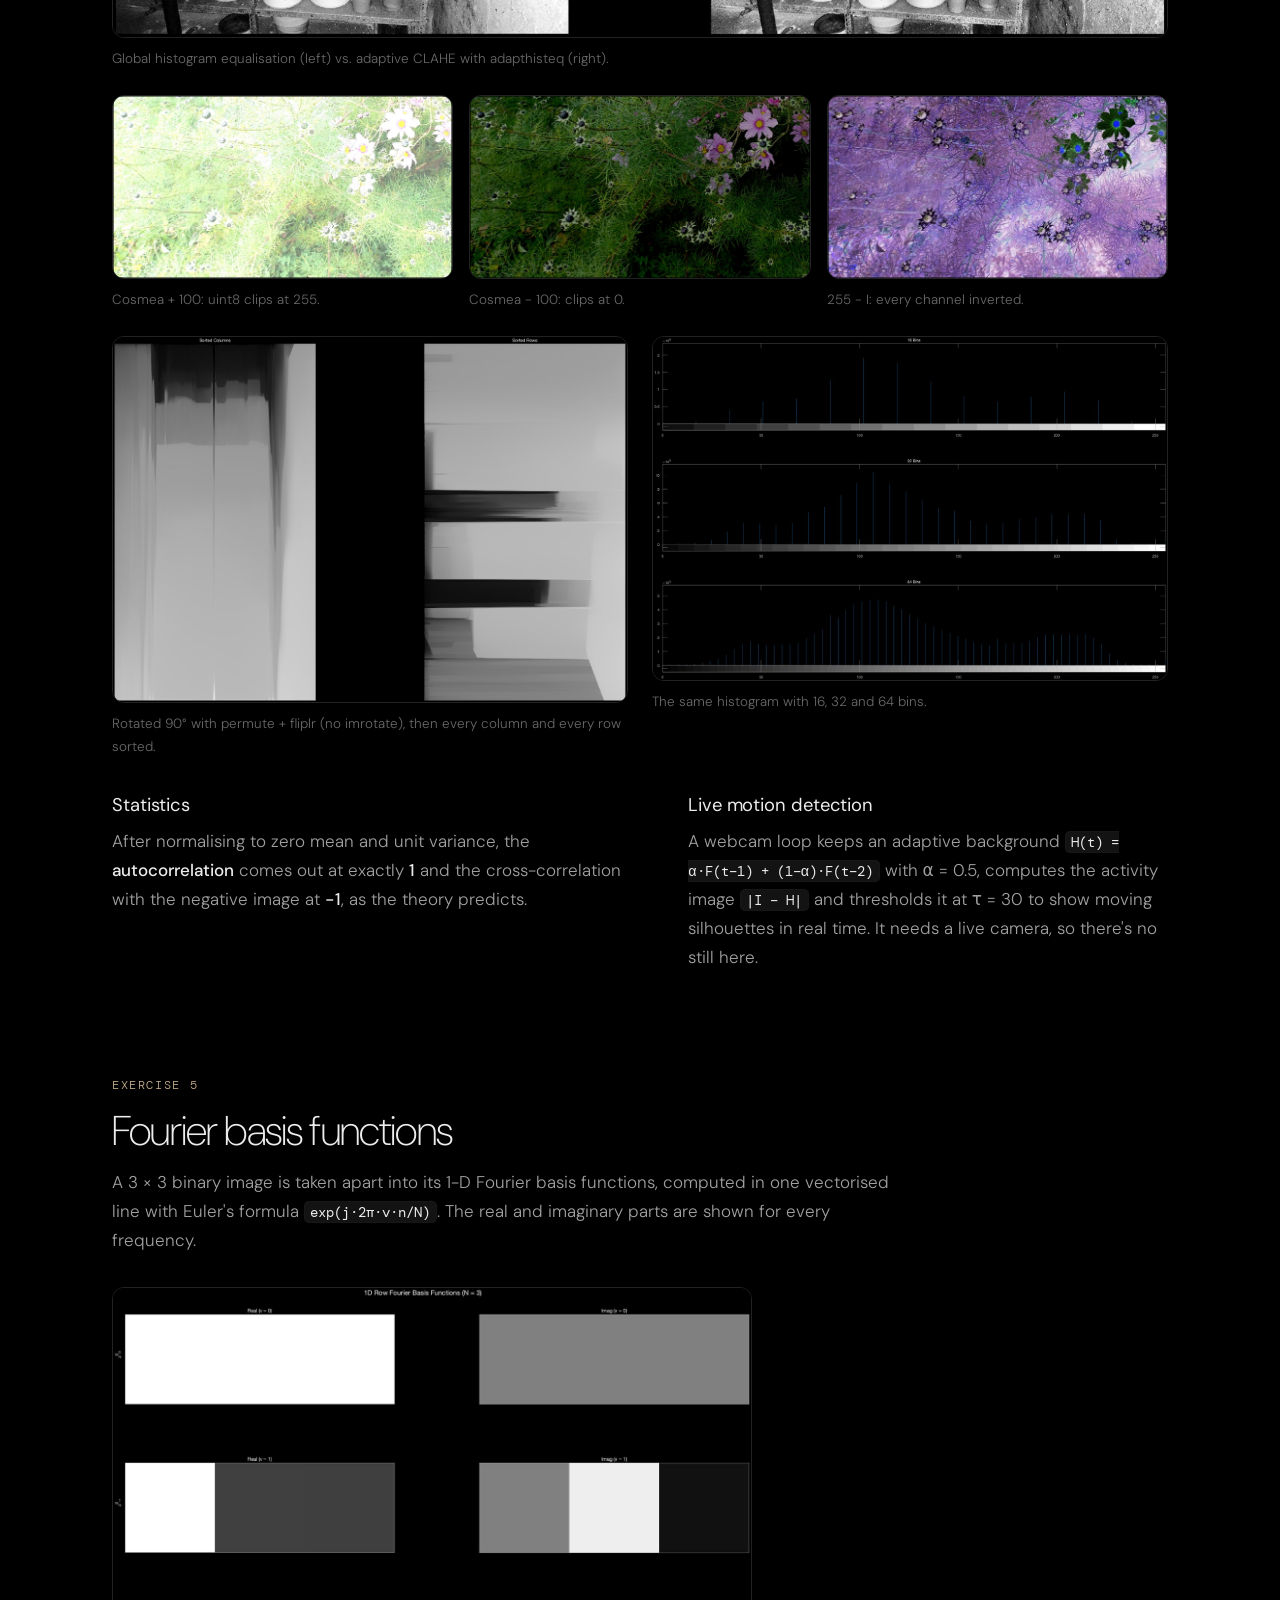
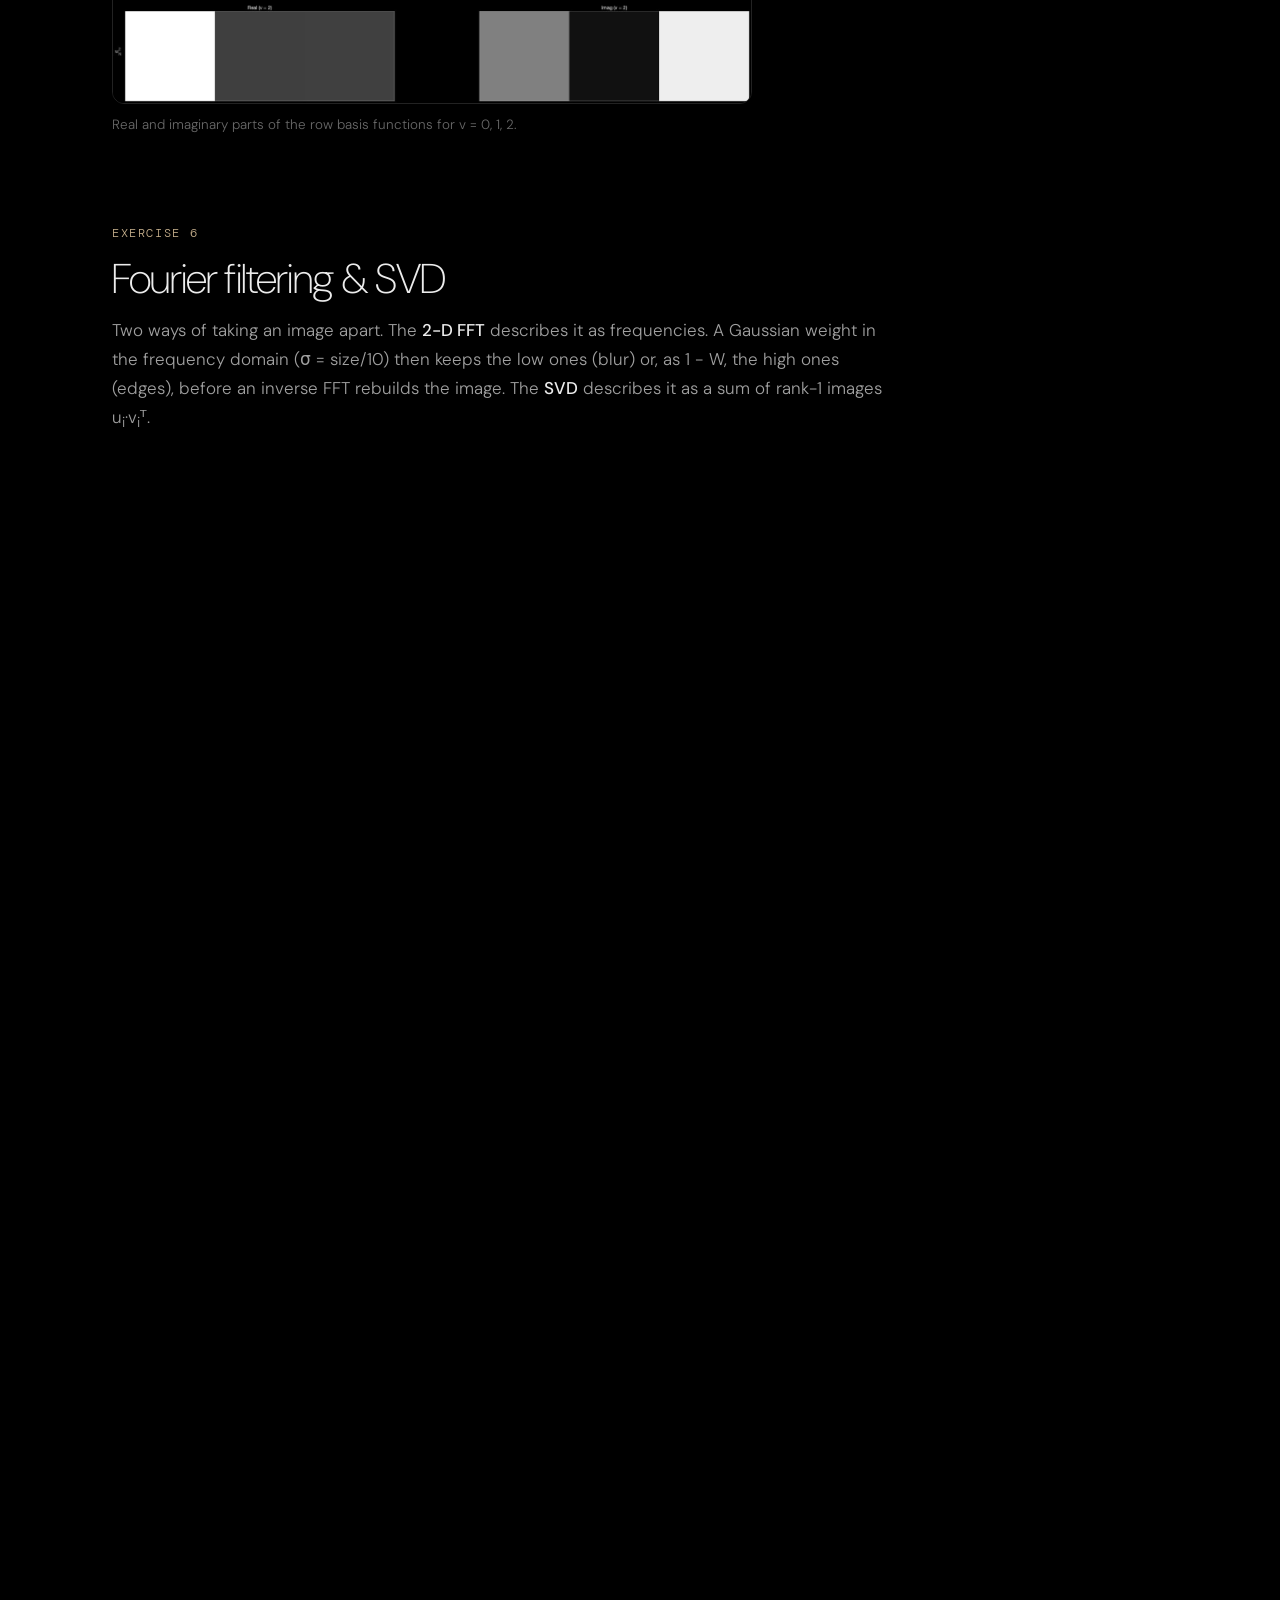
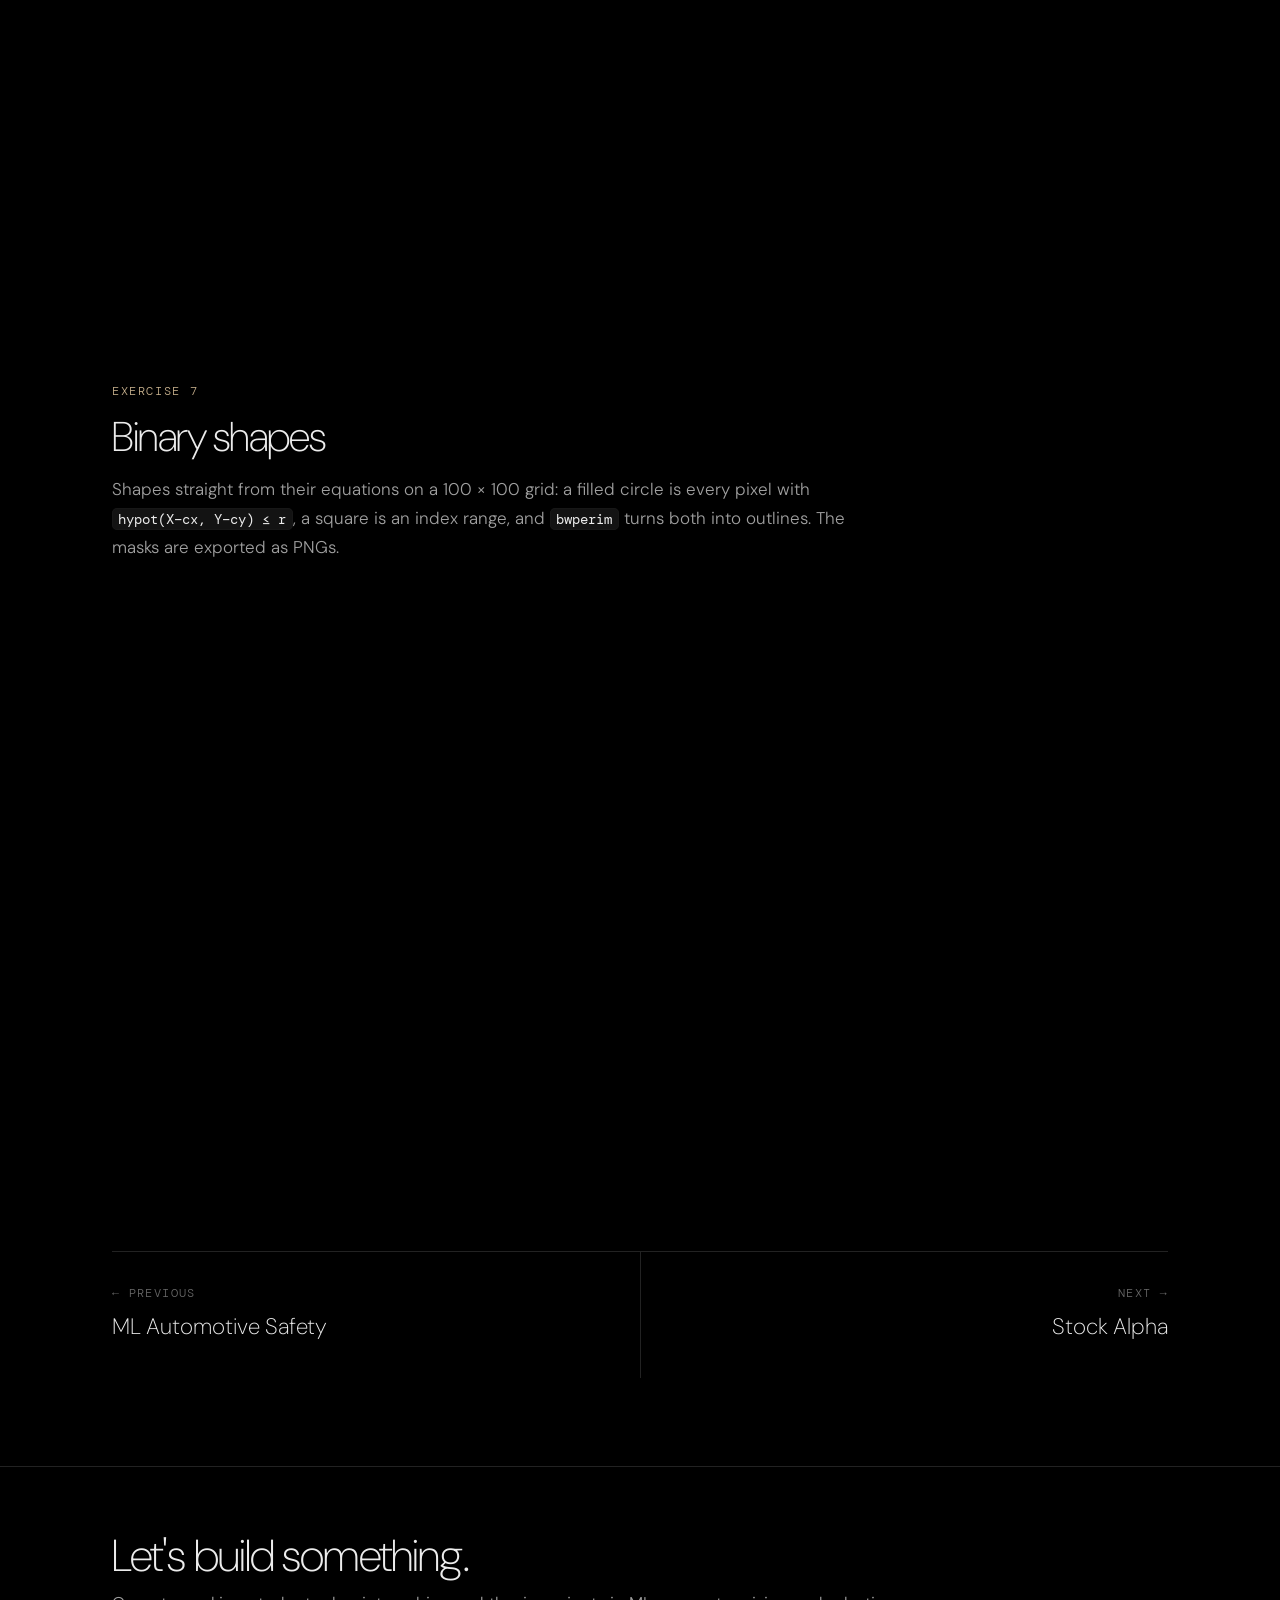
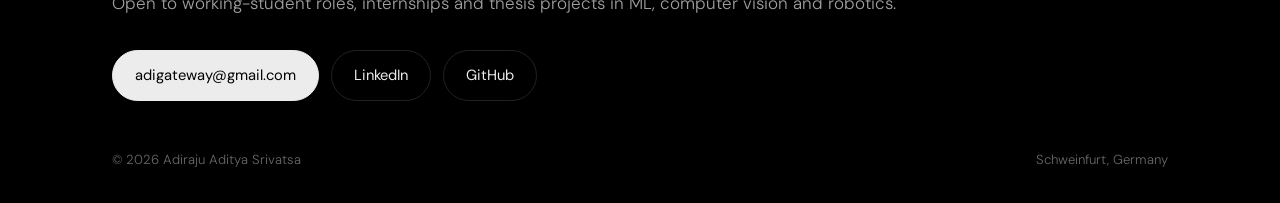
<file: project-vision.html>
<!DOCTYPE html>
<html lang="en">
<head>
  <meta charset="utf-8">
  <meta name="viewport" content="width=device-width, initial-scale=1">
  <title>Computer Vision Algorithms · Aditya Srivatsa</title>
  <meta name="description" content="Eight classical computer-vision modules in MATLAB, from camera geometry and Fourier analysis to an industrial door-gap detector.">
  <link rel="preconnect" href="https://fonts.googleapis.com">
  <link rel="preconnect" href="https://fonts.gstatic.com" crossorigin>
  <link href="https://fonts.googleapis.com/css2?family=DM+Sans:opsz,wght@9..40,200;9..40,300;9..40,400;9..40,500&family=DM+Mono:wght@300;400&display=swap" rel="stylesheet">
  <link rel="stylesheet" href="css/style.css">
  <script>
    // Hide the page until German text is applied, so English doesn't flash first (failsafe after 2 s).
    try { var l = new URLSearchParams(location.search).get("lang") || localStorage.getItem("lang");
      if (l === "de") { document.documentElement.classList.add("i18n-pending"); setTimeout(function () { document.documentElement.classList.remove("i18n-pending"); }, 2000); } } catch (e) {}
  </script>
</head>
<body data-page="projects">

<nav class="nav">
  <div class="container">
    <a href="index.html" class="brand"><span class="brand-mark">AS</span>Aditya Srivatsa</a>
    <ul class="nav-links" id="navLinks">
      <li><a href="index.html">Home</a></li>
      <li><a href="experience.html">Experience</a></li>
      <li><a href="pitch.html">Pitch</a></li>
      <li><a href="projects.html" class="active">Projects</a></li>
      <li><a href="skills.html">Skills</a></li>
      <li><a href="resume.html">Resume</a></li>
    </ul>
    <div class="lang-switch" role="group" aria-label="Language">
      <button type="button" data-lang="en">EN</button><span>/</span><button type="button" data-lang="de">DE</button>
    </div>
  </div>
</nav>

<main>
<section style="padding-top:72px">
  <div class="container">
    <a href="projects.html" class="chip" style="text-decoration:none; margin-bottom:40px">← All projects</a>
    <article class="project" id="p-cv">
      <div class="proj-head" style="margin-top:0">
        <div>
          <div class="idx">04 / Classical Computer Vision · MATLAB</div>
          <h1>Computer Vision Algorithms</h1>
          <p class="sub">Eight MATLAB exercise sets that implement the maths behind computer vision from first principles: camera geometry, gradients and edges, Hough lines, Fourier analysis, SVD, histogram processing and motion detection. The biggest is an industrial <strong>door-gap detector</strong>.</p>
        </div>
        <div class="links-row">
          <a class="btn" href="https://github.com/Adigateway/computer-vision-algorithms" target="_blank" rel="noopener">
            <svg viewBox="0 0 24 24" fill="currentColor"><path d="M12 .5a11.5 11.5 0 0 0-3.64 22.41c.58.1.79-.25.79-.56v-2c-3.2.7-3.87-1.37-3.87-1.37-.53-1.33-1.28-1.69-1.28-1.69-1.05-.72.08-.7.08-.7 1.16.08 1.77 1.19 1.77 1.19 1.03 1.77 2.7 1.26 3.36.96.1-.75.4-1.26.73-1.55-2.55-.29-5.24-1.28-5.24-5.69 0-1.26.45-2.28 1.19-3.09-.12-.29-.52-1.46.11-3.05 0 0 .97-.31 3.17 1.18a11 11 0 0 1 5.77 0c2.2-1.49 3.17-1.18 3.17-1.18.63 1.59.23 2.76.11 3.05.74.81 1.19 1.83 1.19 3.09 0 4.42-2.7 5.4-5.26 5.68.41.36.78 1.06.78 2.14v3.17c0 .31.21.67.8.56A11.5 11.5 0 0 0 12 .5z"/></svg>
            View code</a>
        </div>
      </div>

      <div class="widget reveal">
        <div class="widget-head">
          <h4>Try it: an image-processing lab running in your browser</h4>
          <span class="live">runs on real pixels</span>
        </div>
        <div class="cv-lab">
          <canvas class="stage" id="cvCanvas" width="360" height="202" aria-label="Processed image"></canvas>
          <div class="cv-side">
            <div>
              <div class="code-label">IMAGE (from the repo)</div>
              <div class="seg" id="cvImg">
                <button data-img="cosmea" class="on">Cosmea</button>
                <button data-img="pots">Flowerpots (dark)</button>
                <button data-img="door_s">Door gap</button>
              </div>
            </div>
            <div>
              <div class="code-label">OPERATION</div>
              <div class="seg" id="cvOp">
                <button data-op="orig" class="on">Original</button>
                <button data-op="gray">Grayscale</button>
                <button data-op="gamma">Gamma</button>
                <button data-op="stretch">Contrast stretch</button>
                <button data-op="histeq">Histogram eq.</button>
                <button data-op="blur">Binomial blur</button>
                <button data-op="sobel">Sobel edges</button>
                <button data-op="thresh">Threshold</button>
                <button data-op="invert">Invert</button>
              </div>
            </div>
            <div class="ctrl" id="cvParamWrap"><label><span id="cvParamName">Parameter</span> <output id="cvParamOut"></output></label><input type="range" id="cvParam" min="0" max="100" value="50"></div>
            <canvas id="cvHist" width="300" height="70" style="width:100%; border-radius:8px; background:var(--surface-2)" aria-label="Intensity histogram"></canvas>
            <div class="cv-note" id="cvNote"></div>
          </div>
        </div>
      </div>

      <div class="callout" style="margin-top:40px">Every result image on this page was produced by <b>running my own MATLAB scripts</b> (R2023b) from the Image Processing exercise series. Nothing is mocked up.</div>

      <div class="ex-index">
        <a href="#door"><span>Main</span>Door-gap detection</a>
        <a href="#ex1"><span>Ex. 1</span>Image formats &amp; colour</a>
        <a href="#ex2"><span>Ex. 2</span>Pixels, ROI &amp; synthetic images</a>
        <a href="#ex3"><span>Ex. 3</span>Camera geometry</a>
        <a href="#ex4"><span>Ex. 4</span>Enhancement &amp; motion</a>
        <a href="#ex5"><span>Ex. 5</span>Fourier basis functions</a>
        <a href="#ex6"><span>Ex. 6</span>Fourier filtering &amp; SVD</a>
        <a href="#ex7"><span>Ex. 7</span>Binary shapes</a>
      </div>

      <!-- ================= Door gap ================= -->
      <section class="ex" id="door">
        <div class="ex-head"><span class="ex-num">Main project</span><h2>Door-gap detection</h2>
          <p>Find the thin rectangular gap between a door and its frame, an industrial inspection task. A gap shows up as a <strong>light → dark → light</strong> transition: a negative gradient right next to a positive one. These four images are the actual stages, rendered from the solution files my script saved.</p></div>

        <div class="stages reveal">
          <figure class="media"><img src="assets/cv/results/door-1-gray.jpg" alt="Grayscale photo of a double door" loading="lazy"><figcaption>1 · Grayscale input (3264 × 2448 px)</figcaption></figure>
          <figure class="media"><img src="assets/cv/results/door-2-gradient.jpg" alt="Gradient magnitude image of the door" loading="lazy"><figcaption>2 · Gradient magnitude from the optimised Sobel kernels</figcaption></figure>
          <figure class="media"><img src="assets/cv/results/door-3-candidates.png" alt="Binary map of door-gap candidate pixels" loading="lazy"><figcaption>3 · Symmetric-edge candidates after morphology</figcaption></figure>
          <figure class="media"><img src="assets/cv/results/door-4-result.jpg" alt="Door with the four detected gap lines and corner points" loading="lazy"><figcaption>4 · Hough lines and the four intersection corners</figcaption></figure>
        </div>

        <div class="compare reveal" style="--pos:50%">
          <img src="assets/cv/results/door-1-gray.jpg" alt="Door-gap detection (before)" loading="lazy">
          <div class="compare-after"><img src="assets/cv/results/door-4-result.jpg" alt="Door-gap detection (after)" loading="lazy"></div>
          <span class="compare-label l">Input</span><span class="compare-label r">Detected gap</span>
          <input type="range" min="0" max="100" value="50" aria-label="Drag to compare Input and Detected gap">
        </div>

        <figure class="figure reveal">
          <div class="frame diagram-scroll">
            <svg class="diagram" viewBox="0 0 960 170" role="img" aria-label="Door gap detection pipeline">
              <defs><marker id="arr3" viewBox="0 0 10 10" refX="9" refY="5" markerWidth="7" markerHeight="7" orient="auto"><path d="M0 0L10 5L0 10z" fill="#4a4a4a"/></marker></defs>
              <g font-size="12">
                <rect class="box" x="4" y="30" width="112" height="84" rx="10"/><text x="60" y="60" text-anchor="middle">RGB → gray</text><text x="60" y="80" text-anchor="middle" class="t2 mono" font-size="10">imadjust</text><text x="60" y="96" text-anchor="middle" class="t3" font-size="10">contrast</text>
                <rect class="box" x="134" y="30" width="112" height="84" rx="10"/><text x="190" y="60" text-anchor="middle">Binomial LPF</text><text x="190" y="80" text-anchor="middle" class="t2 mono" font-size="10">[1 4 6 4 1]/16</text><text x="190" y="96" text-anchor="middle" class="t3" font-size="10">separable x, y</text>
                <rect class="box-a" x="264" y="30" width="112" height="84" rx="10"/><text x="320" y="60" text-anchor="middle">Sobel ±x, ±y</text><text x="320" y="80" text-anchor="middle" class="t2 mono" font-size="10">[-3 0 3;-10 0 10;</text><text x="320" y="94" text-anchor="middle" class="t2 mono" font-size="10">-3 0 3]/32</text>
                <rect class="box" x="394" y="30" width="112" height="84" rx="10"/><text x="450" y="60" text-anchor="middle">Morphology</text><text x="450" y="80" text-anchor="middle" class="t2 mono" font-size="10">imopen, imdilate</text><text x="450" y="96" text-anchor="middle" class="t3" font-size="10">disk(1)</text>
                <rect class="box" x="524" y="30" width="112" height="84" rx="10"/><text x="580" y="60" text-anchor="middle">Symmetric edge</text><text x="580" y="80" text-anchor="middle" class="t2 mono" font-size="10">neg ∧ pos</text><text x="580" y="96" text-anchor="middle" class="t2 mono" font-size="10">[-1 2 -1]</text>
                <rect class="box" x="654" y="30" width="112" height="84" rx="10"/><text x="710" y="60" text-anchor="middle">Hough</text><text x="710" y="80" text-anchor="middle" class="t2 mono" font-size="10">houghpeaks(5)</text><text x="710" y="96" text-anchor="middle" class="t3" font-size="10">≥ 0.3·max</text>
                <rect class="box" x="784" y="30" width="172" height="84" rx="10"/><text x="870" y="60" text-anchor="middle">Hesse normal form</text><text x="870" y="80" text-anchor="middle" class="t2 mono" font-size="10">l = (cosθ, sinθ, ρ)</text><text x="870" y="96" text-anchor="middle" class="t3" font-size="10">l₁ × l₂ → 4 corners</text>
              </g>
              <g class="wire" marker-end="url(#arr3)"><path d="M116 72H132"/><path d="M246 72H262"/><path d="M376 72H392"/><path d="M506 72H522"/><path d="M636 72H652"/><path d="M766 72H782"/></g>
              <text x="480" y="150" text-anchor="middle" class="t3" font-size="12">A gap is a dark line between two bright edges: a negative gradient right next to a positive one</text>
            </svg>
          </div>
        </figure>

        <div class="proj-body" style="margin-top:0">
          <div>
            <h4>From pixels to edges</h4>
            <ul>
              <li><strong>Pre-processing:</strong> grayscale, <code>imadjust</code>, then a separable binomial low-pass filter <code>[1 4 6 4 1]/16</code> along x and then y.</li>
              <li><strong>Optimised Sobel kernels</strong> (Scharr-style weights <code>[-3 0 3; -10 0 10; -3 0 3]/32</code>), which are more rotation-invariant than plain Sobel.</li>
              <li>Separate masks for <strong>positive and negative gradients</strong>, each thresholded at <code>0.5 × mean(|∇|)</code>, cleaned with <code>imopen</code> and grown with <code>imdilate</code>.</li>
              <li>The <strong>AND</strong> of the negative and positive masks isolates symmetric transitions. A <code>[-1 2 -1]</code> filter sharpens them.</li>
            </ul>
          </div>
          <div>
            <h4>From edges to geometry</h4>
            <ul>
              <li>The <strong>Hough transform</strong> runs separately on the vertical and horizontal candidate maps. <code>houghpeaks</code> keeps up to 5 peaks above 30% of the maximum, and long <code>FillGap</code> / <code>MinLength</code> values keep only full door edges.</li>
              <li>Each line is written in <strong>Hesse normal form</strong> <code>l = (cos θ, sin θ, ρ)</code>. Two lines meet at their <strong>cross product</strong> in homogeneous coordinates.</li>
            </ul>
            <div class="formula">corners (px) = (201, 595) · (2261, 559) · (2261, 2954) · (243, 2954)</div>
            <p class="figcap">The four corners found in the 2448 × 3264 test image, taken from the saved results.</p>
          </div>
        </div>
      </section>

      <!-- ================= Ex 1 ================= -->
      <section class="ex" id="ex1">
        <div class="ex-head"><span class="ex-num">Exercise 1</span><h2>Image formats &amp; colour spaces</h2>
          <p>Working with a 300 × 300 <code>uint8</code> close-up of an eye: reading metadata with <code>imfinfo</code>, saving it as TIFF, a manual grayscale average <code>sum(img,3)/3</code>, a <strong>4-bit PNG</strong> and a PGM, then thresholding at the mean intensity and splitting it into <strong>HSV</strong> channels.</p></div>
        <div class="gallery-2 reveal">
          <figure class="media"><img src="assets/cv/results/ex1-binary.jpg" alt="Eye thresholded to black and white" loading="lazy"><figcaption>Binary image: every pixel above the mean intensity becomes white.</figcaption></figure>
          <figure class="media"><img src="assets/cv/results/ex1-surface.jpg" alt="3D surface plot of the grayscale eye" loading="lazy"><figcaption>Intensity as a 3-D surface: brightness becomes height.</figcaption></figure>
        </div>
        <figure class="media reveal wide-fig"><img src="assets/cv/results/ex1-hsv.jpg" alt="Hue, saturation and value channels of the eye image" loading="lazy"><figcaption>Hue, saturation and value channels from rgb2hsv.</figcaption></figure>
        <figure class="media reveal wide-fig"><img src="assets/cv/results/ex1-colormaps.jpg" alt="Eye image in gray, jet and hot colormaps" loading="lazy"><figcaption>The same grayscale data under the gray, jet and hot colormaps.</figcaption></figure>
      </section>

      <!-- ================= Ex 2 ================= -->
      <section class="ex" id="ex2">
        <div class="ex-head"><span class="ex-num">Exercise 2</span><h2>Pixels, regions &amp; synthetic images</h2>
          <p>An image is a matrix. This set works on a TV test card: cutting out a <strong>region of interest</strong> by indexing <code>img(250:278, 175:245, :)</code>, keeping only pixels where <code>R == G == B</code>, generating <strong>uniform and Gaussian noise</strong> images (μ = 128, σ = 50) and a bar pattern whose widths grow as k², and drawing shapes with <code>insertShape</code>.</p></div>
        <div class="gallery-2 reveal">
          <figure class="media"><img src="assets/cv/results/ex2-roi.jpg" alt="Cropped region showing the word TEST" loading="lazy"><figcaption>The ROI: just the "TEST" lettering, cut out by matrix indexing.</figcaption></figure>
          <figure class="media"><img src="assets/cv/results/ex2-gray-pixels.jpg" alt="Test card with coloured pixels removed" loading="lazy"><figcaption>Only the pure-gray pixels kept; everything coloured set to black.</figcaption></figure>
        </div>
        <figure class="media reveal wide-fig"><img src="assets/cv/results/ex2-synthetic.jpg" alt="Uniform noise, Gaussian noise and bar pattern" loading="lazy"><figcaption>Uniform noise, Gaussian noise and the growing-width bar pattern.</figcaption></figure>
      </section>

      <!-- ================= Ex 3 ================= -->
      <section class="ex" id="ex3">
        <div class="ex-head"><span class="ex-num">Exercise 3</span><h2>Camera geometry</h2>
          <p>Pure linear algebra, no images: recovering a camera from its 3 × 4 projection matrix, then estimating a homography from four point correspondences. I wrote my own <code>myInvK</code> (cofactor inverse, no <code>inv()</code>) and <code>mySkewMat</code> helpers for it.</p></div>
        <div class="proj-body" style="margin-top:0">
          <div>
            <h4>Decomposing P = K [R | t]</h4>
            <p>A <strong>QR decomposition</strong> of the flipped 3 × 3 block splits it into the upper-triangular intrinsics <em>K</em> and the rotation <em>R</em>. A sign matrix <code>D = diag(sign(diag(K)))</code> forces a positive focal length. The camera centre is the <strong>null space of P</strong>, the last right-singular vector of an SVD.</p>
            <pre class="code">K   = [2000    0  600
          0 2000  800
          0    0    1]
T   = (-10, -10, 100)
O_w = (14.14, 70.71, 70.71)   <span class="c">% same from SVD and from -(KR)⁻¹KT</span></pre>
          </div>
          <div>
            <h4>Homography with the DLT</h4>
            <p>Pixel points are normalised with <em>K</em>⁻¹. Each correspondence gives three equations <code>[x]× (Xᵀ ⊗ I₃) h = 0</code>, stacked into a <strong>12 × 9</strong> matrix <em>A</em>. The solution <em>h</em> is the last column of <em>V</em> from <code>svd(A)</code>. The first two columns of <em>H</em> give the rotation, completed with a cross product and projected back onto SO(3) with another SVD.</p>
            <pre class="code">R ≈ [0.709  0.503 -0.495
     0.705 -0.498  0.504
     0.007 -0.706 -0.708]
T ≈ (-9.99, -9.99, 99.89)   <span class="c">% matches the true T</span></pre>
          </div>
        </div>
      </section>

      <!-- ================= Ex 4 ================= -->
      <section class="ex" id="ex4">
        <div class="ex-head"><span class="ex-num">Exercise 4</span><h2>Image enhancement &amp; motion detection</h2>
          <p>The biggest set: geometric operations done by hand, intensity arithmetic, contrast stretching, gamma, statistics, histogram equalisation, and a live webcam motion detector. Drag the sliders to compare.</p></div>

        <div class="gallery-2 reveal">
          <div>
            <h4>Rescaling a dark image</h4>
            <p class="figcap" style="margin-top:0">The dark flowerpots only use grey levels 0–211. Mapping that range to 0–255 lifts the whole image.</p>
            <div class="compare reveal" style="--pos:50%">
          <img src="assets/cv/results/ex4-pots-dark.jpg" alt="Dark flowerpots rescaled (before)" loading="lazy">
          <div class="compare-after"><img src="assets/cv/results/ex4-pots-scaled.jpg" alt="Dark flowerpots rescaled (after)" loading="lazy"></div>
          <span class="compare-label l">Original</span><span class="compare-label r">Scaled 0–255</span>
          <input type="range" min="0" max="100" value="50" aria-label="Drag to compare Original and Scaled 0–255">
        </div>
          </div>
          <div>
            <h4>Gamma compression, γ = 0.5</h4>
            <p class="figcap" style="margin-top:0"><code>255·(I/255)^0.5</code> brightens the shadows far more than the highlights. It matches <code>imadjust(…, gamma)</code>.</p>
            <div class="compare reveal" style="--pos:50%">
          <img src="assets/cv/results/ex4-gamma-before.jpg" alt="Gamma compression (before)" loading="lazy">
          <div class="compare-after"><img src="assets/cv/results/ex4-gamma-after.jpg" alt="Gamma compression (after)" loading="lazy"></div>
          <span class="compare-label l">Original</span><span class="compare-label r">γ = 0.5</span>
          <input type="range" min="0" max="100" value="50" aria-label="Drag to compare Original and γ = 0.5">
        </div>
          </div>
          <div>
            <h4>Histogram equalisation</h4>
            <p class="figcap" style="margin-top:0">Bright flowerpots (mean 127.3, σ 51.5). <code>histeq</code> spreads the intensities over the full range.</p>
            <div class="compare reveal" style="--pos:50%">
          <img src="assets/cv/results/ex4-bright-gray.jpg" alt="Histogram equalisation (before)" loading="lazy">
          <div class="compare-after"><img src="assets/cv/results/ex4-histeq.jpg" alt="Histogram equalisation (after)" loading="lazy"></div>
          <span class="compare-label l">Normalised</span><span class="compare-label r">Equalised</span>
          <input type="range" min="0" max="100" value="50" aria-label="Drag to compare Normalised and Equalised">
        </div>
          </div>
          <div>
            <h4>Contrast spreading</h4>
            <p class="figcap" style="margin-top:0">My <code>contrast_spread(I, Gmin, Gmax)</code> clips to a band and stretches it: here the dark half [0, 127] of the Cosmea image.</p>
            <div class="compare reveal" style="--pos:50%">
          <img src="assets/cv/results/ex4-spread-base.jpg" alt="Contrast spreading (before)" loading="lazy">
          <div class="compare-after"><img src="assets/cv/results/ex4-spread-low.jpg" alt="Contrast spreading (after)" loading="lazy"></div>
          <span class="compare-label l">Original</span><span class="compare-label r">Spread [0, 127]</span>
          <input type="range" min="0" max="100" value="50" aria-label="Drag to compare Original and Spread [0, 127]">
        </div>
          </div>
        </div>

        <figure class="media reveal wide-fig"><img src="assets/cv/results/ex4-histeq-vs-clahe.jpg" alt="Global versus adaptive histogram equalisation" loading="lazy"><figcaption>Global histogram equalisation (left) vs. adaptive CLAHE with adapthisteq (right).</figcaption></figure>

        <div class="gallery-3 reveal">
          <figure class="media"><img src="assets/cv/results/ex4-plus100.jpg" alt="Cosmea image brightened by 100" loading="lazy"><figcaption>Cosmea + 100: uint8 clips at 255.</figcaption></figure>
          <figure class="media"><img src="assets/cv/results/ex4-minus100.jpg" alt="Cosmea image darkened by 100" loading="lazy"><figcaption>Cosmea − 100: clips at 0.</figcaption></figure>
          <figure class="media"><img src="assets/cv/results/ex4-invert.jpg" alt="Cosmea image colour-inverted" loading="lazy"><figcaption>255 − I: every channel inverted.</figcaption></figure>
        </div>
        <div class="gallery-2 reveal">
          <figure class="media"><img src="assets/cv/results/ex4-sorted.jpg" alt="Filing cabinet image with sorted columns and rows" loading="lazy"><figcaption>Rotated 90° with permute + fliplr (no imrotate), then every column and every row sorted.</figcaption></figure>
          <figure class="media"><img src="assets/cv/results/ex4-histograms.jpg" alt="Histograms with 16, 32 and 64 bins" loading="lazy"><figcaption>The same histogram with 16, 32 and 64 bins.</figcaption></figure>
        </div>

        <div class="proj-body" style="margin-top:24px">
          <div>
            <h4>Statistics</h4>
            <p>After normalising to zero mean and unit variance, the <strong>autocorrelation</strong> comes out at exactly <strong>1</strong> and the cross-correlation with the negative image at <strong>−1</strong>, as the theory predicts.</p>
          </div>
          <div>
            <h4>Live motion detection</h4>
            <p>A webcam loop keeps an adaptive background <code>H(t) = α·F(t−1) + (1−α)·F(t−2)</code> with α = 0.5, computes the activity image <code>|I − H|</code> and thresholds it at τ = 30 to show moving silhouettes in real time. It needs a live camera, so there's no still here.</p>
          </div>
        </div>
      </section>

      <!-- ================= Ex 5 ================= -->
      <section class="ex" id="ex5">
        <div class="ex-head"><span class="ex-num">Exercise 5</span><h2>Fourier basis functions</h2>
          <p>A 3 × 3 binary image is taken apart into its 1-D Fourier basis functions, computed in one vectorised line with Euler's formula <code>exp(j·2π·v·n/N)</code>. The real and imaginary parts are shown for every frequency.</p></div>
        <figure class="media reveal mid-fig"><img src="assets/cv/results/ex5-basis.jpg" alt="Row Fourier basis functions" loading="lazy"><figcaption>Real and imaginary parts of the row basis functions for v = 0, 1, 2.</figcaption></figure>
      </section>

      <!-- ================= Ex 6 ================= -->
      <section class="ex" id="ex6">
        <div class="ex-head"><span class="ex-num">Exercise 6</span><h2>Fourier filtering &amp; SVD</h2>
          <p>Two ways of taking an image apart. The <strong>2-D FFT</strong> describes it as frequencies. A Gaussian weight in the frequency domain (σ = size/10) then keeps the low ones (blur) or, as 1 − W, the high ones (edges), before an inverse FFT rebuilds the image. The <strong>SVD</strong> describes it as a sum of rank-1 images u<sub>i</sub>·v<sub>i</sub>ᵀ.</p></div>
        <div class="gallery-2 reveal">
          <figure class="media"><img src="assets/cv/results/ex6-cosine.jpg" alt="Synthetic 2D cosine image and surface" loading="lazy"><figcaption>A synthetic 2-D cosine (k₁ = 2, k₂ = 4) as an image and as a surface.</figcaption></figure>
          <figure class="media"><img src="assets/cv/results/ex6-spectrum.jpg" alt="Magnitude spectrum of a 2D cosine" loading="lazy"><figcaption>Magnitude spectrum after changing to k₁ = 7, k₂ = 9, φ = 45°.</figcaption></figure>
        </div>
        <figure class="media reveal wide-fig"><img src="assets/cv/results/ex6-fft.jpg" alt="Image with magnitude and phase spectrum" loading="lazy"><figcaption>A real image with its magnitude and phase spectra.</figcaption></figure>
        <figure class="media reveal wide-fig"><img src="assets/cv/results/ex6-filters.jpg" alt="Original, low-pass and high-pass filtered images" loading="lazy"><figcaption>Original, Gaussian low-pass (smooth) and high-pass (edges) after the inverse FFT.</figcaption></figure>
        <div class="gallery-2 reveal">
          <figure class="media"><img src="assets/cv/results/ex6-gaussian.jpg" alt="Gaussian weighting matrix" loading="lazy"><figcaption>The 2-D Gaussian weighting matrix used as the low-pass filter.</figcaption></figure>
          <figure class="media"><img src="assets/cv/results/ex6-svd-basis.jpg" alt="First 20 SVD rank-1 basis images" loading="lazy"><figcaption>The first 20 SVD basis images of the Cosmea photo, from coarse to fine.</figcaption></figure>
        </div>
      </section>

      <!-- ================= Ex 7 ================= -->
      <section class="ex" id="ex7">
        <div class="ex-head"><span class="ex-num">Exercise 7</span><h2>Binary shapes</h2>
          <p>Shapes straight from their equations on a 100 × 100 grid: a filled circle is every pixel with <code>hypot(X−cx, Y−cy) ≤ r</code>, a square is an index range, and <code>bwperim</code> turns both into outlines. The masks are exported as PNGs.</p></div>
        <figure class="media reveal mid-fig"><img src="assets/cv/results/ex7-shapes.jpg" alt="Filled and outlined circle and square" loading="lazy"><figcaption>Filled and outline circle and square (r = 25, side = 50).</figcaption></figure>
      </section>
    </article>
    <nav class="pager"><a href="project-automotive.html"><span>← Previous</span><b>ML Automotive Safety</b></a><a href="project-stock-alpha.html"><span>Next →</span><b>Stock Alpha</b></a></nav>
  </div>
</section>
</main>

<footer id="contact">
  <div class="container">
    <div class="foot-top">
      <div>
        <h2>Let's build something.</h2>
        <p>Open to working-student roles, internships and thesis projects in ML, computer vision and robotics.</p>
      </div>
      <div class="btn-row">
        <a class="btn primary" href="mailto:adigateway@gmail.com">adigateway@gmail.com</a>
        <a class="btn" href="https://www.linkedin.com/in/aditya-srivatsa-adiraju-377916280/" target="_blank" rel="noopener">LinkedIn</a>
        <a class="btn" href="https://github.com/Adigateway" target="_blank" rel="noopener">GitHub</a>
      </div>
    </div>
    <div class="foot-bottom">
      <span>© <span id="year"></span> Adiraju Aditya Srivatsa</span>
      <span>Schweinfurt, Germany</span>
    </div>
  </div>
</footer>

<script src="js/cv-images.js"></script>
<script src="js/i18n-de.js"></script>
<script src="js/main.js"></script>
</body>
</html>
</file>
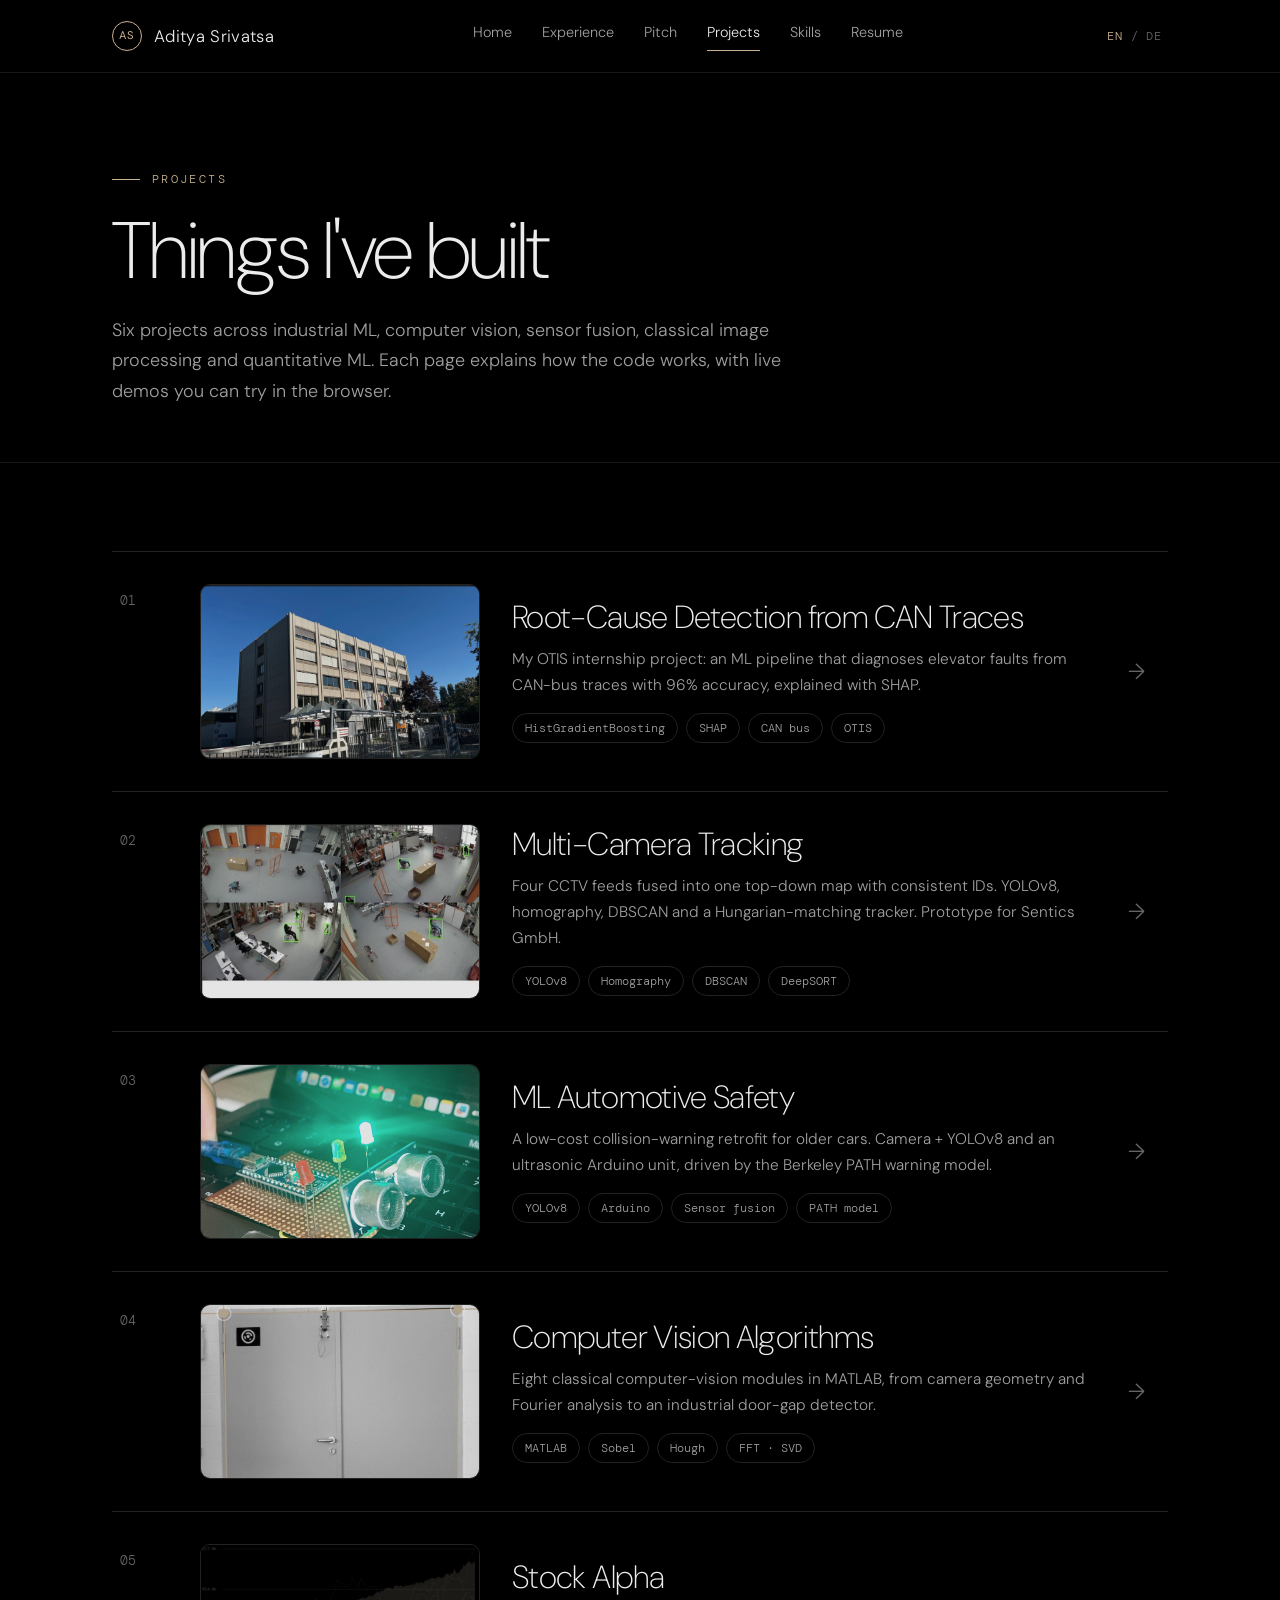
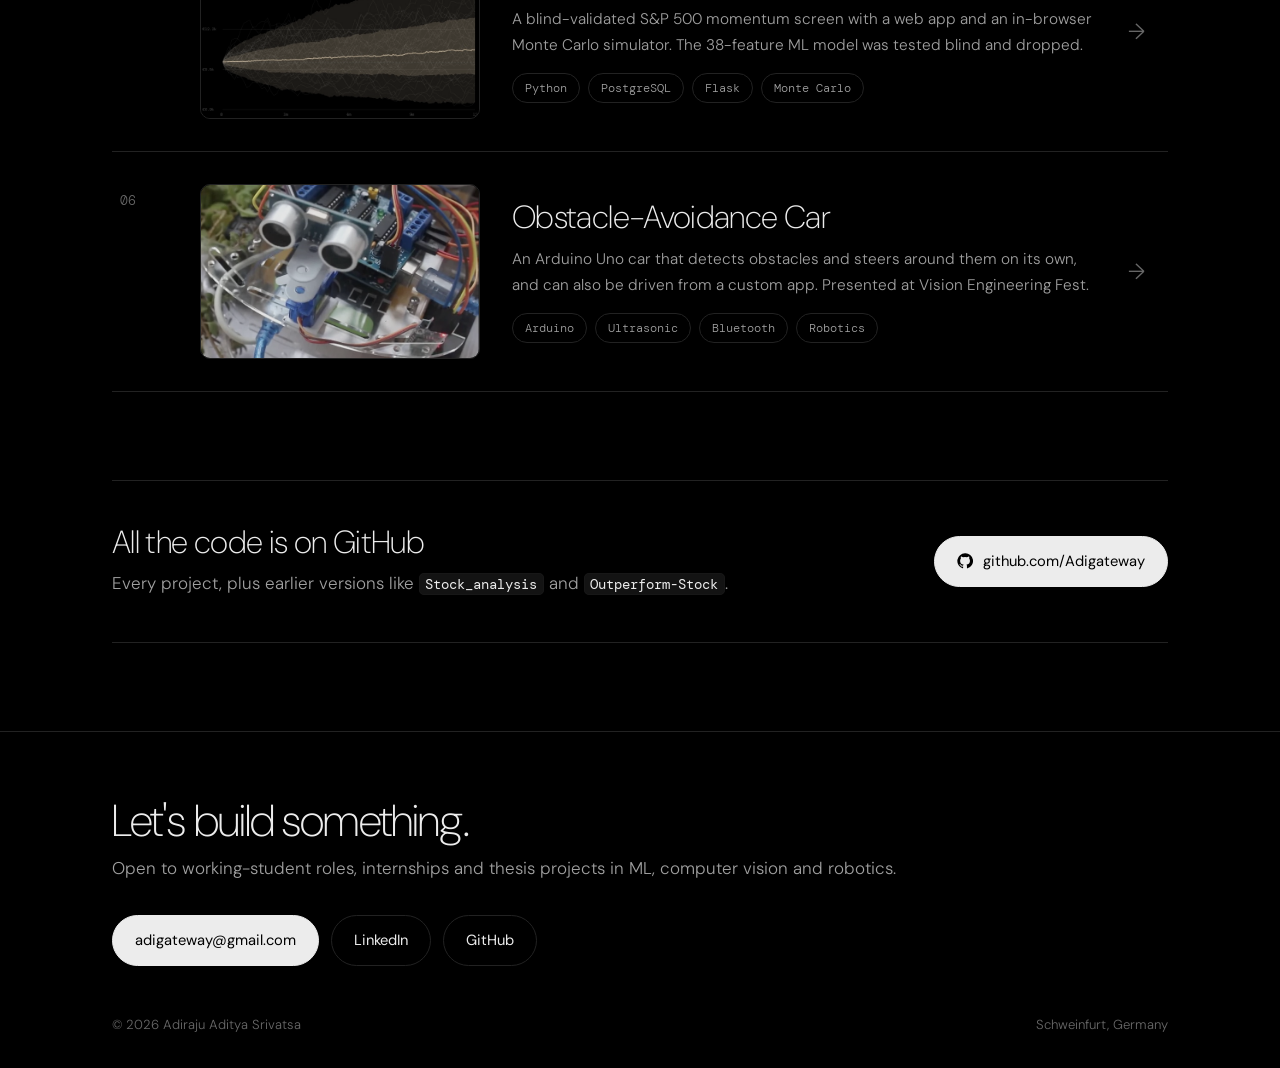
<file: projects.html>
<!DOCTYPE html>
<html lang="en">
<head>
  <meta charset="utf-8">
  <meta name="viewport" content="width=device-width, initial-scale=1">
  <title>Projects · Aditya Srivatsa</title>
  <meta name="description" content="Projects by Aditya Srivatsa: multi-camera tracking, collision detection, computer vision, Stock Alpha.">
  <link rel="preconnect" href="https://fonts.googleapis.com">
  <link rel="preconnect" href="https://fonts.gstatic.com" crossorigin>
  <link href="https://fonts.googleapis.com/css2?family=DM+Sans:opsz,wght@9..40,200;9..40,300;9..40,400;9..40,500&family=DM+Mono:wght@300;400&display=swap" rel="stylesheet">
  <link rel="stylesheet" href="css/style.css">
  <script>
    // Hide the page until German text is applied, so English doesn't flash first (failsafe after 2 s).
    try { var l = new URLSearchParams(location.search).get("lang") || localStorage.getItem("lang");
      if (l === "de") { document.documentElement.classList.add("i18n-pending"); setTimeout(function () { document.documentElement.classList.remove("i18n-pending"); }, 2000); } } catch (e) {}
  </script>
</head>
<body data-page="projects">

<nav class="nav">
  <div class="container">
    <a href="index.html" class="brand"><span class="brand-mark">AS</span>Aditya Srivatsa</a>
    <ul class="nav-links" id="navLinks">
      <li><a href="index.html">Home</a></li>
      <li><a href="experience.html">Experience</a></li>
      <li><a href="pitch.html">Pitch</a></li>
      <li><a href="projects.html" class="active">Projects</a></li>
      <li><a href="skills.html">Skills</a></li>
      <li><a href="resume.html">Resume</a></li>
    </ul>
    <div class="lang-switch" role="group" aria-label="Language">
      <button type="button" data-lang="en">EN</button><span>/</span><button type="button" data-lang="de">DE</button>
    </div>
  </div>
</nav>

<main>
<header class="page-head">
  <div class="container">
    <div class="eyebrow">Projects</div>
    <h1>Things I've built</h1>
    <p class="section-lead">Six projects across industrial ML, computer vision, sensor fusion, classical image processing and quantitative ML. Each page explains how the code works, with live demos you can try in the browser.</p>
  </div>
</header>
<section>
  <div class="container">
    <div class="proj-cards">
      <a class="proj-card" href="experience.html">
        <span class="n">01</span>
        <figure class="thumb"><img src="assets/photos/otis-office.jpg" alt="OTIS Lead Design Center building in Berlin" loading="lazy" style="object-position:center"></figure>
        <div><h3>Root-Cause Detection from CAN Traces</h3><p class="what">My OTIS internship project: an ML pipeline that diagnoses elevator faults from CAN-bus traces with 96% accuracy, explained with SHAP.</p><div class="tags"><span class="chip">HistGradientBoosting</span><span class="chip">SHAP</span><span class="chip">CAN bus</span><span class="chip">OTIS</span></div></div>
        <span class="go">→</span>
      </a>
      <a class="proj-card" href="project-tracking.html">
        <span class="n">02</span>
        <figure class="thumb"><img src="assets/photos/mct-dashboard.png" alt="Multi-camera dashboard with person detections and top-down map" loading="lazy" style="object-position:center top"></figure>
        <div><h3>Multi-Camera Tracking</h3><p class="what">Four CCTV feeds fused into one top-down map with consistent IDs. YOLOv8, homography, DBSCAN and a Hungarian-matching tracker. Prototype for Sentics GmbH.</p><div class="tags"><span class="chip">YOLOv8</span><span class="chip">Homography</span><span class="chip">DBSCAN</span><span class="chip">DeepSORT</span></div></div>
        <span class="go">→</span>
      </a>
      <a class="proj-card" href="project-automotive.html">
        <span class="n">03</span>
        <figure class="thumb"><img src="assets/photos/auto-hardware.jpg" alt="Ultrasonic collision-warning prototype with LEDs" loading="lazy" style="object-position:center 62%"></figure>
        <div><h3>ML Automotive Safety</h3><p class="what">A low-cost collision-warning retrofit for older cars. Camera + YOLOv8 and an ultrasonic Arduino unit, driven by the Berkeley PATH warning model.</p><div class="tags"><span class="chip">YOLOv8</span><span class="chip">Arduino</span><span class="chip">Sensor fusion</span><span class="chip">PATH model</span></div></div>
        <span class="go">→</span>
      </a>
      <a class="proj-card" href="project-vision.html">
        <span class="n">04</span>
        <figure class="thumb"><img src="assets/cv/results/door-4-result.jpg" alt="Door with detected gap lines and corners" loading="lazy" style="object-position:center 30%"></figure>
        <div><h3>Computer Vision Algorithms</h3><p class="what">Eight classical computer-vision modules in MATLAB, from camera geometry and Fourier analysis to an industrial door-gap detector.</p><div class="tags"><span class="chip">MATLAB</span><span class="chip">Sobel</span><span class="chip">Hough</span><span class="chip">FFT · SVD</span></div></div>
        <span class="go">→</span>
      </a>
      <a class="proj-card" href="project-stock-alpha.html">
        <span class="n">05</span>
        <figure class="thumb"><img src="assets/photos/stock-montecarlo.jpg" alt="Monte Carlo simulation fan chart from Stock Alpha" loading="lazy" style="object-position:center"></figure>
        <div><h3>Stock Alpha</h3><p class="what">A blind-validated S&amp;P 500 momentum screen with a web app and an in-browser Monte Carlo simulator. The 38-feature ML model was tested blind and dropped.</p><div class="tags"><span class="chip">Python</span><span class="chip">PostgreSQL</span><span class="chip">Flask</span><span class="chip">Monte Carlo</span></div></div>
        <span class="go">→</span>
      </a>
      <a class="proj-card" href="project-car.html">
        <span class="n">06</span>
        <figure class="thumb"><img src="assets/photos/car.jpg" alt="Arduino obstacle-avoidance car with ultrasonic sensor" loading="lazy" style="object-position:center"></figure>
        <div><h3>Obstacle-Avoidance Car</h3><p class="what">An Arduino Uno car that detects obstacles and steers around them on its own, and can also be driven from a custom app. Presented at Vision Engineering Fest.</p><div class="tags"><span class="chip">Arduino</span><span class="chip">Ultrasonic</span><span class="chip">Bluetooth</span><span class="chip">Robotics</span></div></div>
        <span class="go">→</span>
      </a>
    </div>
    <div class="github-cta">
      <div>
        <h3>All the code is on GitHub</h3>
        <p>Every project, plus earlier versions like <code>Stock_analysis</code> and <code>Outperform-Stock</code>.</p>
      </div>
      <a class="btn primary" href="https://github.com/Adigateway" target="_blank" rel="noopener"><svg viewBox="0 0 24 24" fill="currentColor"><path d="M12 .5a11.5 11.5 0 0 0-3.64 22.41c.58.1.79-.25.79-.56v-2c-3.2.7-3.87-1.37-3.87-1.37-.53-1.33-1.28-1.69-1.28-1.69-1.05-.72.08-.7.08-.7 1.16.08 1.77 1.19 1.77 1.19 1.03 1.77 2.7 1.26 3.36.96.1-.75.4-1.26.73-1.55-2.55-.29-5.24-1.28-5.24-5.69 0-1.26.45-2.28 1.19-3.09-.12-.29-.52-1.46.11-3.05 0 0 .97-.31 3.17 1.18a11 11 0 0 1 5.77 0c2.2-1.49 3.17-1.18 3.17-1.18.63 1.59.23 2.76.11 3.05.74.81 1.19 1.83 1.19 3.09 0 4.42-2.7 5.4-5.26 5.68.41.36.78 1.06.78 2.14v3.17c0 .31.21.67.8.56A11.5 11.5 0 0 0 12 .5z"/></svg> github.com/Adigateway</a>
    </div>
  </div>
</section>
</main>

<footer id="contact">
  <div class="container">
    <div class="foot-top">
      <div>
        <h2>Let's build something.</h2>
        <p>Open to working-student roles, internships and thesis projects in ML, computer vision and robotics.</p>
      </div>
      <div class="btn-row">
        <a class="btn primary" href="mailto:adigateway@gmail.com">adigateway@gmail.com</a>
        <a class="btn" href="https://www.linkedin.com/in/aditya-srivatsa-adiraju-377916280/" target="_blank" rel="noopener">LinkedIn</a>
        <a class="btn" href="https://github.com/Adigateway" target="_blank" rel="noopener">GitHub</a>
      </div>
    </div>
    <div class="foot-bottom">
      <span>© <span id="year"></span> Adiraju Aditya Srivatsa</span>
      <span>Schweinfurt, Germany</span>
    </div>
  </div>
</footer>


<script src="js/i18n-de.js"></script>
<script src="js/main.js"></script>
</body>
</html>
</file>
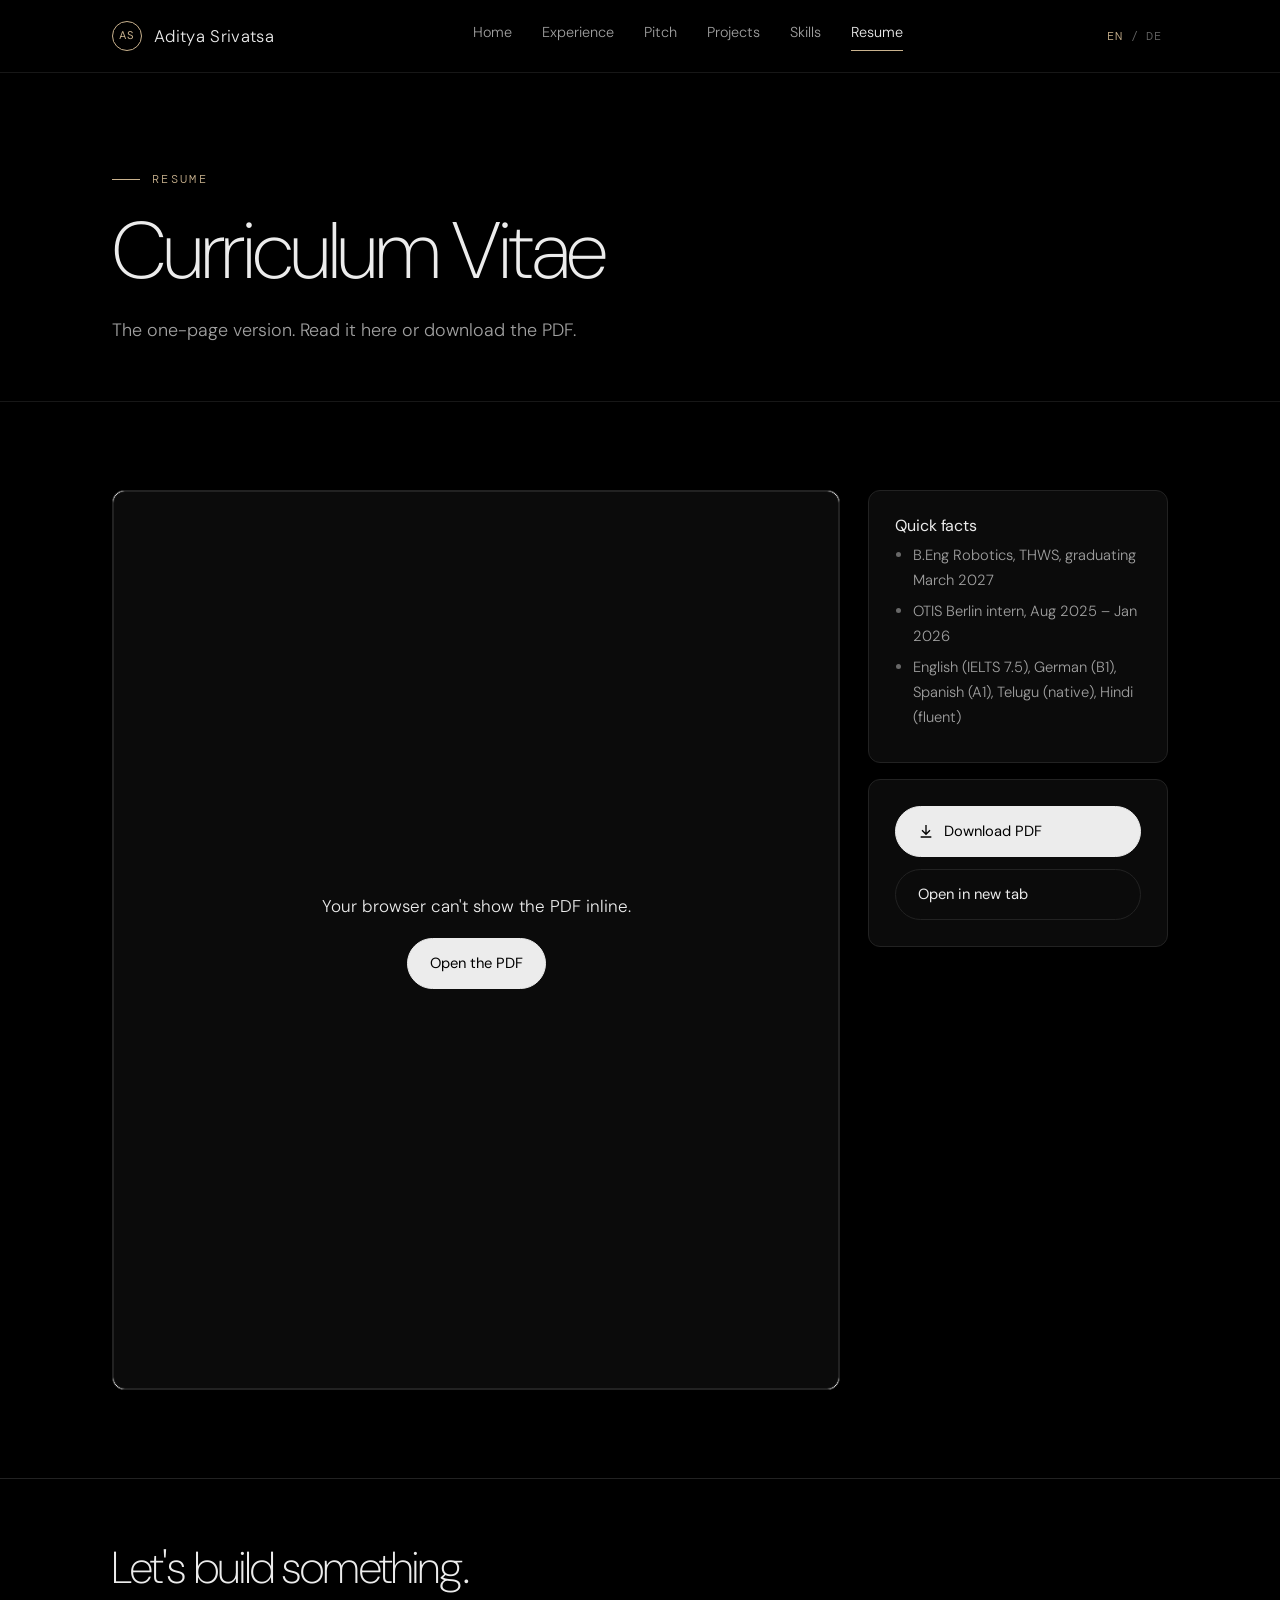
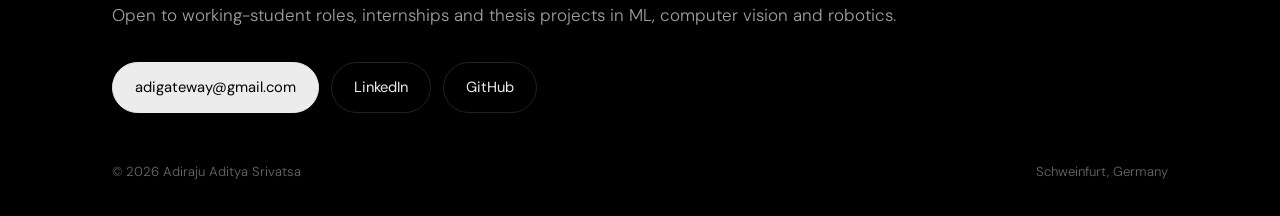
<file: resume.html>
<!DOCTYPE html>
<html lang="en">
<head>
  <meta charset="utf-8">
  <meta name="viewport" content="width=device-width, initial-scale=1">
  <title>Resume · Aditya Srivatsa</title>
  <meta name="description" content="Resume of Aditya Srivatsa.">
  <link rel="preconnect" href="https://fonts.googleapis.com">
  <link rel="preconnect" href="https://fonts.gstatic.com" crossorigin>
  <link href="https://fonts.googleapis.com/css2?family=DM+Sans:opsz,wght@9..40,200;9..40,300;9..40,400;9..40,500&family=DM+Mono:wght@300;400&display=swap" rel="stylesheet">
  <link rel="stylesheet" href="css/style.css">
  <script>
    // Hide the page until German text is applied, so English doesn't flash first (failsafe after 2 s).
    try { var l = new URLSearchParams(location.search).get("lang") || localStorage.getItem("lang");
      if (l === "de") { document.documentElement.classList.add("i18n-pending"); setTimeout(function () { document.documentElement.classList.remove("i18n-pending"); }, 2000); } } catch (e) {}
  </script>
</head>
<body data-page="resume">

<nav class="nav">
  <div class="container">
    <a href="index.html" class="brand"><span class="brand-mark">AS</span>Aditya Srivatsa</a>
    <ul class="nav-links" id="navLinks">
      <li><a href="index.html">Home</a></li>
      <li><a href="experience.html">Experience</a></li>
      <li><a href="pitch.html">Pitch</a></li>
      <li><a href="projects.html">Projects</a></li>
      <li><a href="skills.html">Skills</a></li>
      <li><a href="resume.html" class="active">Resume</a></li>
    </ul>
    <div class="lang-switch" role="group" aria-label="Language">
      <button type="button" data-lang="en">EN</button><span>/</span><button type="button" data-lang="de">DE</button>
    </div>
  </div>
</nav>

<main>
<header class="page-head">
  <div class="container">
    <div class="eyebrow">Resume</div>
    <h1>Curriculum Vitae</h1>
    <p class="section-lead">The one-page version. Read it here or download the PDF.</p>
  </div>
</header>
<section>
  <div class="container">
    <div class="resume-wrap">
      <object class="pdf-frame" data="assets/resume/Aditya_Srivatsa_Resume.pdf#view=FitH" type="application/pdf" aria-label="Resume PDF">
        <div class="card" style="height:100%; display:grid; place-items:center; text-align:center">
          <div><p>Your browser can't show the PDF inline.</p><a class="btn primary" href="assets/resume/Aditya_Srivatsa_Resume.pdf">Open the PDF</a></div>
        </div>
      </object>
      <aside class="resume-side">
        <div class="card">
          <h4>Quick facts</h4>
          <ul>
            <li>B.Eng Robotics, THWS, graduating March 2027</li>
            <li>OTIS Berlin intern, Aug 2025 – Jan 2026</li>
            <li>English (IELTS 7.5), German (B1), Spanish (A1), Telugu (native), Hindi (fluent)</li>
          </ul>
        </div>
        <div class="card">
          <div class="btn-row" style="flex-direction:column">
            <a class="btn primary" href="assets/resume/Aditya_Srivatsa_Resume.pdf" download>
              <svg viewBox="0 0 24 24" fill="none" stroke="currentColor" stroke-width="2"><path d="M12 3v12M6 11l6 6 6-6M4 21h16"/></svg>
              Download PDF</a>
            <a class="btn" href="assets/resume/Aditya_Srivatsa_Resume.pdf" target="_blank" rel="noopener">Open in new tab</a>
          </div>
        </div>
      </aside>
    </div>
  </div>
</section>
</main>

<footer id="contact">
  <div class="container">
    <div class="foot-top">
      <div>
        <h2>Let's build something.</h2>
        <p>Open to working-student roles, internships and thesis projects in ML, computer vision and robotics.</p>
      </div>
      <div class="btn-row">
        <a class="btn primary" href="mailto:adigateway@gmail.com">adigateway@gmail.com</a>
        <a class="btn" href="https://www.linkedin.com/in/aditya-srivatsa-adiraju-377916280/" target="_blank" rel="noopener">LinkedIn</a>
        <a class="btn" href="https://github.com/Adigateway" target="_blank" rel="noopener">GitHub</a>
      </div>
    </div>
    <div class="foot-bottom">
      <span>© <span id="year"></span> Adiraju Aditya Srivatsa</span>
      <span>Schweinfurt, Germany</span>
    </div>
  </div>
</footer>


<script src="js/i18n-de.js"></script>
<script src="js/main.js"></script>
</body>
</html>
</file>
<file: css/style.css>
/* ============ Tokens ============
   Near-black canvas, neutral greys, one soft champagne accent used sparingly. */
:root {
  --bg: #000000;
  --surface: #0b0b0b;
  --surface-2: #131313;
  --line: #222222;
  --line-soft: #171717;
  --text: #ececec;
  --text-2: #a0a0a0;
  --text-3: #686868;
  --accent: #c9b28e;            /* the only colour; use lightly */
  --accent-2: #d6d6d6;          /* neutral stand-ins so older markup stays monochrome */
  --accent-3: #8c8c8c;
  --ok: #8fb89b;                /* muted signal colours, only in the collision-warning demo */
  --warn: #cdb779;
  --danger: #c98a8a;
  --tile: #161616;
  --radius: 12px;
  --radius-sm: 8px;
  --maxw: 1120px;
  --font-sans: "DM Sans", system-ui, -apple-system, "Segoe UI", sans-serif;
  --font-mono: "DM Mono", ui-monospace, SFMono-Regular, Menlo, monospace;
  color-scheme: dark;
}

/* ============ Base ============ */
*, *::before, *::after { box-sizing: border-box; }
html { scroll-behavior: smooth; scroll-padding-top: 84px; }
body {
  margin: 0;
  background: var(--bg);
  color: var(--text);
  font-family: var(--font-sans);
  font-weight: 300;
  font-size: 17px;
  line-height: 1.7;
  -webkit-font-smoothing: antialiased;
  overflow-x: hidden;
}
img, svg, canvas { max-width: 100%; display: block; }
a { color: var(--text); text-decoration: underline; text-decoration-color: var(--text-3); text-underline-offset: 3px; }
a:hover { text-decoration-color: var(--accent); }
strong, b { font-weight: 500; color: var(--text); }
code, pre, .mono { font-family: var(--font-mono); }
code { font-size: .84em; font-weight: 400; background: var(--surface-2); border: 1px solid var(--line-soft); padding: .08em .38em; border-radius: 5px; color: var(--text); }
h1, h2, h3, h4, h5 { font-family: var(--font-sans); font-weight: 200; line-height: 1.12; margin: 0 0 .5em; letter-spacing: -.02em; }
h4, h5 { font-weight: 400; letter-spacing: -.005em; }
p { margin: 0 0 1em; }
ul { padding-left: 1.2em; margin: 0 0 1em; }
li { margin-bottom: .4em; }
li::marker { color: var(--text-3); }
::selection { background: var(--accent); color: #000; }

.container { width: 100%; max-width: var(--maxw); margin: 0 auto; padding: 0 32px; }
@media (max-width: 600px) { .container { padding: 0 16px; } }

/* ============ Nav ============ */
.nav {
  position: sticky; top: 0; z-index: 50;
  background: rgba(0, 0, 0, .78);
  backdrop-filter: blur(14px); -webkit-backdrop-filter: blur(14px);
  border-bottom: 1px solid var(--line-soft);
}
.nav .container { display: flex; align-items: center; justify-content: space-between; height: 72px; gap: 16px; }
.brand { font-weight: 300; font-size: 1.05rem; letter-spacing: .02em; color: var(--text); text-decoration: none; display: flex; align-items: center; gap: 12px; }
.brand-mark {
  width: 30px; height: 30px; border-radius: 50%; display: grid; place-items: center;
  border: 1px solid var(--accent); color: var(--accent); font-size: .7rem; font-weight: 400; letter-spacing: .06em;
}
.nav-links { display: flex; gap: 2px; list-style: none; margin: 0; padding: 0; }
.nav-links a {
  color: var(--text-2); font-size: .9rem; font-weight: 300; padding: 8px 14px; display: block; text-decoration: none;
  position: relative; transition: color .2s;
}
.nav-links a:hover { color: var(--text); }
.nav-links a.active { color: var(--text); }
.nav-links a.active::after { content: ""; position: absolute; left: 14px; right: 14px; bottom: 2px; height: 1px; background: var(--accent); }
.nav-actions { display: flex; align-items: center; gap: 8px; }
.icon-btn {
  width: 40px; height: 40px; border-radius: 50%; border: 1px solid var(--line); background: transparent;
  color: var(--text-2); display: grid; place-items: center; cursor: pointer;
}
.icon-btn:hover { color: var(--text); border-color: var(--text-3); }
/* On small screens the menu stays visible: brand on top, links in a scrollable row underneath */
@media (max-width: 900px) {
  .nav .container { flex-direction: column; align-items: stretch; height: auto; gap: 0; padding-top: 12px; }
  .brand { justify-content: center; padding-bottom: 6px; }
  .nav-links {
    justify-content: center; overflow-x: auto; scrollbar-width: none; -webkit-overflow-scrolling: touch;
    margin: 0 -16px; padding: 0 12px;
  }
  .nav-links::-webkit-scrollbar { display: none; }
  .nav-links a { padding: 10px 10px 12px; font-size: .86rem; white-space: nowrap; }
  .nav-links a.active::after { left: 10px; right: 10px; bottom: 6px; }
  html { scroll-padding-top: 110px; }
}
@media (max-width: 480px) {
  .nav-links { margin: 0 -12px; padding: 0 4px; }
  .nav-links a { padding: 10px 6px 12px; font-size: .78rem; }
  .nav-links a.active::after { left: 6px; right: 6px; }
}

/* ============ Sections ============ */
section { padding: 88px 0; }
section + section { border-top: 1px solid var(--line-soft); }
@media (max-width: 600px) { section { padding: 60px 0; } }
.eyebrow {
  font-family: var(--font-mono); font-size: .74rem; font-weight: 300; letter-spacing: .2em; text-transform: uppercase;
  color: var(--accent); margin-bottom: 18px; display: flex; align-items: center; gap: 12px;
}
.eyebrow::before { content: ""; width: 28px; height: 1px; background: var(--accent); }
.section-title { font-size: clamp(2.2rem, 4.6vw, 3.4rem); margin-bottom: 16px; }
.section-lead { color: var(--text-2); font-size: 1.12rem; max-width: 700px; margin-bottom: 48px; }

.page-head { padding: 96px 0 56px; border-bottom: 1px solid var(--line-soft); }
.page-head h1 { font-size: clamp(2.8rem, 7vw, 5rem); margin-bottom: 18px; }
.page-head .section-lead { margin-bottom: 0; }
@media (max-width: 600px) { .page-head { padding: 64px 0 40px; } }

.card { background: var(--surface); border: 1px solid var(--line); border-radius: var(--radius); padding: 26px; }
.grid-2 { display: grid; grid-template-columns: 1fr 1fr; gap: 24px; }
.grid-3 { display: grid; grid-template-columns: repeat(3, 1fr); gap: 20px; }
@media (max-width: 900px) { .grid-2, .grid-3 { grid-template-columns: 1fr; } }

.btn {
  display: inline-flex; align-items: center; gap: 10px; padding: 12px 22px; border-radius: 999px; font-weight: 400;
  font-size: .92rem; border: 1px solid var(--line); color: var(--text); background: transparent; cursor: pointer;
  text-decoration: none; transition: border-color .2s, background .2s, color .2s; font-family: var(--font-sans);
}
.btn:hover { border-color: var(--text-2); }
.btn.primary { background: var(--text); color: #000; border-color: var(--text); }
.btn.primary:hover { background: #fff; }
.btn svg { width: 16px; height: 16px; }
.btn-row { display: flex; flex-wrap: wrap; gap: 12px; }

.chip {
  display: inline-block; font-family: var(--font-mono); font-size: .74rem; font-weight: 300; padding: 4px 12px; border-radius: 999px;
  border: 1px solid var(--line); color: var(--text-2);
}
.chips { display: flex; flex-wrap: wrap; gap: 8px; }

/* ============ Home / hero ============ */
.hero { padding: 104px 0 96px; position: relative; overflow: hidden; }
.hero-grid { display: grid; grid-template-columns: 1.4fr 1fr; gap: 64px; align-items: center; }
@media (max-width: 900px) { .hero-grid { grid-template-columns: 1fr; gap: 44px; } .hero { padding: 64px 0; } }
.hero-bg { display: none; }
.hero .container { position: relative; }
.hello { font-family: var(--font-mono); color: var(--text-3); font-size: .85rem; font-weight: 300; margin-bottom: 18px; letter-spacing: .04em; }
.hero h1 { font-size: clamp(3rem, 7.4vw, 5.6rem); margin-bottom: 26px; }
.hero h1 .grad { color: var(--accent); }
.hero .role { font-size: 1.22rem; color: var(--text-2); margin-bottom: 28px; max-width: 600px; }
.meta-row { display: flex; flex-wrap: wrap; gap: 8px 22px; color: var(--text-3); font-size: .9rem; margin-bottom: 36px; }
.meta-row span { display: inline-flex; align-items: center; gap: 8px; }
.meta-row svg { width: 15px; height: 15px; stroke-width: 1.5; }

.portrait {
  position: relative; aspect-ratio: 4/5; border-radius: 16px; overflow: hidden; border: 1px solid var(--line);
  background: var(--surface); max-width: 400px; justify-self: center; width: 100%;
}
.portrait img { width: 100%; height: 100%; object-fit: cover; filter: grayscale(.15); }
.portrait .badge {
  position: absolute; left: 14px; bottom: 14px; right: 14px; padding: 14px 16px; border-radius: 10px;
  background: rgba(0,0,0,.72); backdrop-filter: blur(8px); border: 1px solid var(--line);
  font-size: .82rem; color: var(--text-2); z-index: 1;
}
.portrait .badge b { color: var(--text); display: block; font-weight: 400; font-size: .95rem; }

.stats { display: grid; grid-template-columns: repeat(4, 1fr); border-top: 1px solid var(--line); border-bottom: 1px solid var(--line); margin-top: 80px; }
@media (max-width: 900px) { .stats { grid-template-columns: repeat(2, 1fr); } }
.stat { padding: 28px 24px; border-right: 1px solid var(--line); }
.stat:last-child { border-right: 0; }
@media (max-width: 900px) { .stat:nth-child(2) { border-right: 0; } .stat:nth-child(-n+2) { border-bottom: 1px solid var(--line); } }
.stat .num { font-size: 2.6rem; font-weight: 200; color: var(--text); line-height: 1; margin-bottom: 10px; }
.stat .lbl { font-size: .86rem; color: var(--text-3); line-height: 1.5; }

.about-grid { display: grid; grid-template-columns: 1.1fr 1fr; gap: 64px; margin-top: 88px; }
@media (max-width: 900px) { .about-grid { grid-template-columns: 1fr; gap: 48px; } }
.about-text p { color: var(--text-2); font-size: 1.06rem; }

.timeline { position: relative; padding-left: 28px; }
.timeline::before { content: ""; position: absolute; left: 4px; top: 8px; bottom: 8px; width: 1px; background: var(--line); }
.tl-item { position: relative; margin-bottom: 30px; }
.tl-item::before {
  content: ""; position: absolute; left: -28px; top: 8px; width: 9px; height: 9px; border-radius: 50%;
  background: #000; border: 1px solid var(--text-2);
}
.tl-item:first-child::before { border-color: var(--accent); background: var(--accent); }
.tl-when { font-family: var(--font-mono); font-size: .74rem; color: var(--text-3); letter-spacing: .04em; }
.tl-item h4 { font-size: 1.05rem; margin: 4px 0 6px; }
.tl-item p, .tl-item ul { color: var(--text-2); font-size: .94rem; margin-bottom: 0; }

.explore { display: grid; grid-template-columns: repeat(5, 1fr); gap: 0; border-top: 1px solid var(--line); margin-top: 88px; }
@media (max-width: 900px) { .explore { grid-template-columns: 1fr 1fr; } }
@media (max-width: 520px) { .explore { grid-template-columns: 1fr; } }
.explore a {
  padding: 28px 24px 30px; border-bottom: 1px solid var(--line); border-right: 1px solid var(--line); text-decoration: none;
  display: flex; flex-direction: column; gap: 6px; transition: background .2s;
}
.explore a:last-child { border-right: 0; }
.explore a:hover { background: var(--surface); }
.explore .k { font-family: var(--font-mono); font-size: .72rem; color: var(--text-3); letter-spacing: .12em; }
.explore .t { font-size: 1.5rem; font-weight: 200; }
.explore .d { font-size: .86rem; color: var(--text-2); }
.explore .arrow { color: var(--accent); margin-top: 8px; font-size: .9rem; }

/* ============ Photo slots ============ */
.photo-slot {
  position: relative; margin: 0; border-radius: var(--radius); overflow: hidden; background: var(--surface);
  border: 1px solid var(--line); aspect-ratio: 4/3;
}
.photo-slot img { width: 100%; height: 100%; object-fit: cover; }
.photo-slot figcaption {
  position: absolute; left: 0; right: 0; bottom: 0; padding: 12px 16px; font-size: .8rem; color: #ddd;
  background: linear-gradient(transparent, rgba(0,0,0,.8));
}
.photo-slot.empty { border: 1px dashed #2c2c2c; background: var(--surface); }
.photo-slot.empty img { display: none; }
.photo-slot.empty::after {
  content: attr(data-hint); position: absolute; inset: 0; display: grid; place-items: center; text-align: center; white-space: pre-line;
  padding: 20px; color: var(--text-3); font-family: var(--font-mono); font-size: .76rem; line-height: 1.7; font-weight: 300;
}
.photo-slot.empty figcaption { display: none; }
.photo-slot.tall { aspect-ratio: 3/4; }
.photo-slot.wide { aspect-ratio: 16/9; }
.gallery { display: grid; grid-template-columns: repeat(3, 1fr); gap: 16px; }
@media (max-width: 800px) { .gallery { grid-template-columns: 1fr 1fr; } }
@media (max-width: 520px) { .gallery { grid-template-columns: 1fr; } }

/* ============ Pitch ============ */
.pitch-hero { display: grid; grid-template-columns: 1fr 1fr; gap: 48px; align-items: start; margin-bottom: 56px; }
@media (max-width: 900px) { .pitch-hero { grid-template-columns: 1fr; } }
.pitch-hero p { color: var(--text-2); }
.pitch-steps { display: grid; grid-template-columns: repeat(4, 1fr); border-top: 1px solid var(--line); border-bottom: 1px solid var(--line); margin: 0 0 56px; }
@media (max-width: 900px) { .pitch-steps { grid-template-columns: 1fr 1fr; } }
@media (max-width: 520px) { .pitch-steps { grid-template-columns: 1fr; } }
.pitch-step { padding: 28px 24px; border-right: 1px solid var(--line); }
.pitch-step:last-child { border-right: 0; }
.pitch-step .n { font-family: var(--font-mono); font-size: .72rem; color: var(--accent); margin-bottom: 12px; letter-spacing: .1em; text-transform: uppercase; }
.pitch-step h4 { margin-bottom: 8px; }
.pitch-step p { color: var(--text-2); font-size: .9rem; margin: 0; }
.quote { border-left: 1px solid var(--accent); padding: 4px 0 4px 22px; font-size: 1.5rem; font-weight: 200; line-height: 1.35; color: var(--text); margin: 0 0 28px; }

/* ============ Projects overview ============ */
.proj-cards { display: grid; gap: 0; border-top: 1px solid var(--line); }
.proj-card {
  display: grid; grid-template-columns: 48px 280px 1fr 32px; gap: 32px; align-items: center; padding: 32px 8px;
  border-bottom: 1px solid var(--line); text-decoration: none; color: var(--text); transition: background .25s;
}
.proj-card:hover { background: var(--surface); }
.proj-card .n { font-family: var(--font-mono); font-size: .8rem; color: var(--text-3); align-self: start; padding-top: 6px; }
.proj-card .thumb { position: relative; margin: 0; aspect-ratio: 16/10; border-radius: 10px; overflow: hidden; border: 1px solid var(--line); background: #000; }
.proj-card .thumb img { position: absolute; inset: 0; width: 100%; height: 100%; object-fit: cover; filter: grayscale(.25) brightness(.9); transition: transform .5s ease, filter .3s; }
.proj-card:hover .thumb img { transform: scale(1.04); filter: none; }
.proj-card h3 { font-size: clamp(1.5rem, 2.6vw, 2rem); margin-bottom: 10px; }
.proj-card .what { color: var(--text-2); font-size: .96rem; margin: 0 0 14px; }
.proj-card .tags { display: flex; flex-wrap: wrap; gap: 8px; }
.proj-card .go { color: var(--text-3); font-size: 1.4rem; transition: color .2s, transform .2s; }
.proj-card:hover .go { color: var(--accent); transform: translateX(4px); }
@media (max-width: 900px) {
  .proj-card { grid-template-columns: 200px 1fr; gap: 20px; padding: 28px 4px; }
  .proj-card .n, .proj-card .go { display: none; }
}
@media (max-width: 600px) {
  .proj-card { grid-template-columns: 1fr; gap: 16px; }
}

.proj-index { display: none; }

/* ============ Project detail ============ */
.project { padding: 0; }
.proj-head { display: flex; justify-content: space-between; align-items: flex-end; gap: 24px; flex-wrap: wrap; margin-bottom: 36px; }
.proj-head .idx { font-family: var(--font-mono); color: var(--accent); font-size: .76rem; letter-spacing: .14em; text-transform: uppercase; margin-bottom: 14px; }
.proj-head h3 { font-size: clamp(2.4rem, 6vw, 4.2rem); margin-bottom: 16px; }
.proj-head .sub { color: var(--text-2); max-width: 700px; margin: 0; font-size: 1.1rem; }
.proj-body { display: grid; grid-template-columns: 1.1fr 1fr; gap: 48px; margin-top: 48px; }
@media (max-width: 900px) { .proj-body { grid-template-columns: 1fr; gap: 24px; } }
.proj-body h4 { font-size: 1.15rem; margin-top: 12px; margin-bottom: 12px; }
.proj-body p, .proj-body li { color: var(--text-2); }

.glance { display: grid; grid-template-columns: repeat(4, 1fr); border-top: 1px solid var(--line); border-bottom: 1px solid var(--line); margin: 8px 0; }
@media (max-width: 800px) { .glance { grid-template-columns: 1fr 1fr; } }
.glance div { padding: 20px 20px; border-right: 1px solid var(--line); }
.glance div:last-child { border-right: 0; }
@media (max-width: 800px) { .glance div:nth-child(2) { border-right: 0; } .glance div:nth-child(-n+2) { border-bottom: 1px solid var(--line); } }
.glance b { display: block; font-size: 1.25rem; font-weight: 300; color: var(--text); }
.glance span { font-size: .8rem; color: var(--text-3); }

.figure { margin: 40px 0; }
.figure .frame { background: var(--surface); border: 1px solid var(--line); border-radius: var(--radius); padding: 24px; overflow: hidden; }
.figure figcaption, .figcap { font-size: .84rem; color: var(--text-3); margin-top: 12px; }
.diagram { width: 100%; height: auto; }
.diagram text { font-family: var(--font-sans); fill: var(--text); font-weight: 400; }
.diagram .t2 { fill: var(--text-2); font-weight: 300; }
.diagram .t3 { fill: var(--text-3); font-weight: 300; }
.diagram .mono { font-family: var(--font-mono); }
.diagram .box, .diagram .box-b, .diagram .box-t { fill: var(--surface-2); stroke: #2a2a2a; }
.diagram .box-a { fill: rgba(201, 178, 142, .07); stroke: var(--accent); }
.diagram .wire { stroke: #4a4a4a; fill: none; stroke-width: 1.2; }
.diagram-scroll { overflow-x: auto; }
.diagram-scroll .diagram { min-width: 720px; }

pre.code {
  background: #070707; color: #cfcfcf; border: 1px solid var(--line); border-radius: var(--radius-sm); padding: 18px 20px;
  font-size: .8rem; font-weight: 300; line-height: 1.7; overflow-x: auto; margin: 0 0 20px;
}
pre.code .c { color: #5e5e5e; }
pre.code .k { color: var(--accent); }
pre.code .s { color: #b5b5b5; }
pre.code .n { color: #e8e8e8; }
.code-label { font-family: var(--font-mono); font-size: .7rem; color: var(--text-3); margin-bottom: 8px; letter-spacing: .1em; }

.formula {
  font-family: var(--font-mono); font-weight: 300; background: var(--surface); border: 1px solid var(--line); border-radius: 10px; padding: 16px 18px;
  color: var(--text); font-size: .92rem; margin: 0 0 20px; overflow-x: auto; white-space: nowrap;
}
.formula .hl { color: var(--accent); }

.callout { border-left: 1px solid var(--accent); padding: 4px 0 4px 20px; color: var(--text-2); font-size: .95rem; margin: 0 0 20px; }
.callout.warn { border-left-color: var(--text-3); }

.links-row { display: flex; flex-wrap: wrap; gap: 10px; }

table.data { width: 100%; border-collapse: collapse; font-size: .92rem; margin-bottom: 20px; }
table.data th, table.data td { text-align: left; padding: 12px 12px 12px 0; border-bottom: 1px solid var(--line); vertical-align: top; }
table.data th { font-family: var(--font-mono); font-size: .7rem; letter-spacing: .1em; text-transform: uppercase; color: var(--text-3); font-weight: 300; }
table.data td { color: var(--text-2); }
table.data td:first-child { color: var(--text); }
.table-wrap { overflow-x: auto; }

.pager { display: grid; grid-template-columns: 1fr 1fr; border-top: 1px solid var(--line); margin-top: 88px; }
.pager a { padding: 32px 0; text-decoration: none; display: flex; flex-direction: column; gap: 4px; }
.pager a + a { text-align: right; border-left: 1px solid var(--line); }
.pager a:first-child { padding-right: 24px; }
.pager a + a { padding-left: 24px; }
.pager span { font-family: var(--font-mono); font-size: .72rem; color: var(--text-3); letter-spacing: .12em; text-transform: uppercase; }
.pager b { font-size: 1.4rem; font-weight: 200; }
.pager a:hover b { color: var(--accent); }

/* ============ Interactive widgets ============ */
.widget { background: var(--surface); border: 1px solid var(--line); border-radius: var(--radius); padding: 24px; }
.widget-head { display: flex; justify-content: space-between; align-items: center; gap: 12px; margin-bottom: 16px; flex-wrap: wrap; }
.widget-head h4 { margin: 0; font-size: 1rem; }
.live { font-family: var(--font-mono); font-size: .7rem; color: var(--text-3); display: inline-flex; align-items: center; gap: 8px; letter-spacing: .06em; }
.live::before { content: ""; width: 6px; height: 6px; border-radius: 50%; background: var(--accent); }
.controls { display: grid; grid-template-columns: 1fr 1fr; gap: 14px 28px; margin-top: 18px; }
@media (max-width: 600px) { .controls { grid-template-columns: 1fr; } }
.ctrl label { display: flex; justify-content: space-between; font-size: .84rem; color: var(--text-2); margin-bottom: 6px; }
.ctrl label output { font-family: var(--font-mono); color: var(--text); font-weight: 300; }
input[type="range"] { width: 100%; accent-color: var(--accent); }
.seg { display: flex; flex-wrap: wrap; gap: 6px; }
.seg button {
  font: inherit; font-size: .82rem; padding: 7px 14px; border-radius: 999px; border: 1px solid var(--line); background: transparent;
  color: var(--text-2); cursor: pointer; transition: all .15s;
}
.seg button:hover { color: var(--text); border-color: var(--text-3); }
.seg button.on { background: var(--text); color: #000; border-color: var(--text); font-weight: 400; }
.toggle { display: inline-flex; align-items: center; gap: 8px; font-size: .84rem; color: var(--text-2); cursor: pointer; }
.toggle input { accent-color: var(--accent); }

canvas.stage { width: 100%; height: auto; border-radius: 8px; background: #000; border: 1px solid var(--line-soft); }

.lights { display: flex; gap: 12px; align-items: center; }
.lamp { width: 28px; height: 28px; border-radius: 50%; background: #111; border: 1px solid #2a2a2a; transition: all .25s; }
.lamp.red.on { background: var(--danger); box-shadow: 0 0 18px rgba(201,138,138,.5); border-color: transparent; }
.lamp.yellow.on { background: var(--warn); box-shadow: 0 0 18px rgba(205,183,121,.5); border-color: transparent; }
.lamp.green.on { background: var(--ok); box-shadow: 0 0 18px rgba(143,184,155,.5); border-color: transparent; }
.readout { font-family: var(--font-mono); font-size: .82rem; color: var(--text-2); line-height: 1.9; font-weight: 300; }
.readout b { color: var(--text); font-weight: 400; }
.status-pill { font-family: var(--font-mono); font-size: .74rem; padding: 5px 12px; border-radius: 999px; letter-spacing: .08em; border: 1px solid; }
.status-pill.red { color: var(--danger); }
.status-pill.yellow { color: var(--warn); }
.status-pill.green { color: var(--ok); }

.cv-lab { display: grid; grid-template-columns: 1.4fr 1fr; gap: 20px; }
@media (max-width: 800px) { .cv-lab { grid-template-columns: 1fr; } }
.cv-lab canvas { width: 100%; }
.cv-side { display: flex; flex-direction: column; gap: 16px; }
.cv-note { font-size: .85rem; color: var(--text-2); min-height: 4.5em; }

.module-grid { display: grid; grid-template-columns: repeat(4, 1fr); border-top: 1px solid var(--line); border-left: 1px solid var(--line); margin: 24px 0; }
@media (max-width: 1000px) { .module-grid { grid-template-columns: repeat(2, 1fr); } }
@media (max-width: 520px) { .module-grid { grid-template-columns: 1fr; } }
.module { padding: 22px 20px; border-right: 1px solid var(--line); border-bottom: 1px solid var(--line); }
.module h5 { font-size: 1rem; margin: 0 0 8px; }
.module p { font-size: .84rem; color: var(--text-2); margin: 0; line-height: 1.55; }
.module .ic { font-family: var(--font-mono); color: var(--text-3); font-size: .7rem; margin-bottom: 8px; }

.bars { display: grid; gap: 14px; }
.bar-row { display: grid; grid-template-columns: 130px 1fr 60px; gap: 14px; align-items: center; font-size: .86rem; color: var(--text-2); }
.bar-track { height: 10px; background: var(--surface-2); border-radius: 999px; overflow: hidden; }
.bar-fill { height: 100%; border-radius: 999px; width: 0; transition: width 1.2s cubic-bezier(.2,.8,.2,1); }
.bar-row b { font-family: var(--font-mono); font-weight: 300; color: var(--text); text-align: right; }

.mc-out { display: grid; grid-template-columns: repeat(3, 1fr); border: 1px solid var(--line); border-radius: 10px; margin-top: 16px; }
.mc-out div { padding: 14px; border-right: 1px solid var(--line); }
.mc-out div:last-child { border-right: 0; }
.mc-out span { display: block; font-size: .7rem; color: var(--text-3); font-family: var(--font-mono); }
.mc-out b { font-size: 1.15rem; font-weight: 300; }

.github-cta {
  margin-top: 88px; padding: 44px 0; border-top: 1px solid var(--line); border-bottom: 1px solid var(--line);
  display: flex; justify-content: space-between; align-items: center; gap: 24px; flex-wrap: wrap;
}
.github-cta h3 { font-size: 2rem; margin-bottom: 8px; }
.github-cta p { color: var(--text-2); margin: 0; }

/* ============ Skills ============ */
.skill-groups { display: grid; gap: 56px; }
.skill-group h3 { font-size: 1.5rem; display: flex; align-items: baseline; gap: 12px; margin-bottom: 20px; }
.skill-group h3 .count { font-family: var(--font-mono); font-size: .72rem; color: var(--text-3); }
.skills { display: grid; grid-template-columns: repeat(auto-fill, minmax(170px, 1fr)); border-top: 1px solid var(--line); border-left: 1px solid var(--line); }
.skill {
  display: flex; align-items: center; gap: 14px; padding: 18px 16px; border-right: 1px solid var(--line); border-bottom: 1px solid var(--line);
  transition: background .2s;
}
.skill:hover { background: var(--surface); }
.skill:hover .logo .mask { background: var(--accent); }
.skill .logo { width: 28px; height: 28px; flex: none; display: grid; place-items: center; }
.skill .logo .mask { width: 24px; height: 24px; -webkit-mask: var(--src) center/contain no-repeat; mask: var(--src) center/contain no-repeat; background: #d4d4d4; transition: background .2s; }
.skill .logo svg { width: 24px; height: 24px; }
.skill .logo .code { font-family: var(--font-mono); font-size: .72rem; color: #d4d4d4; border: 1px solid #3a3a3a; border-radius: 6px; padding: 2px 5px; }
.skill .name { font-size: .9rem; font-weight: 300; line-height: 1.3; }
.skill .lvl { font-size: .74rem; color: var(--text-3); display: block; }

/* ============ Resume ============ */
.resume-wrap { display: grid; grid-template-columns: 1fr 300px; gap: 28px; }
@media (max-width: 900px) { .resume-wrap { grid-template-columns: 1fr; } }
.pdf-frame { width: 100%; height: 900px; border-radius: var(--radius); border: 1px solid var(--line); background: #fff; }
@media (max-width: 600px) { .pdf-frame { height: 540px; } }
.resume-side .card + .card { margin-top: 16px; }
.resume-side h4 { font-size: 1rem; }
.resume-side ul { color: var(--text-2); font-size: .92rem; margin: 0; }

/* ============ Footer / contact ============ */
footer { border-top: 1px solid var(--line); padding: 64px 0 32px; }
.foot-top { display: flex; justify-content: space-between; align-items: flex-end; gap: 32px; flex-wrap: wrap; margin-bottom: 48px; }
.foot-top h2 { font-size: clamp(2rem, 4vw, 2.8rem); margin: 0 0 8px; }
.foot-top p { color: var(--text-2); margin: 0; }
.foot-bottom { display: flex; justify-content: space-between; flex-wrap: wrap; gap: 12px; color: var(--text-3); font-size: .82rem; }

/* ============ Reveal ============ */
.reveal { opacity: 0; transform: translateY(14px); transition: opacity .8s ease, transform .8s ease; }
.reveal.in { opacity: 1; transform: none; }
@media (prefers-reduced-motion: reduce) {
  .reveal { opacity: 1; transform: none; transition: none; }
  html { scroll-behavior: auto; }
}

/* Let grid columns shrink below their content (wide code blocks / formulas scroll instead of widening the page) */
.grid-2 > *, .grid-3 > *, .hero-grid > *, .about-grid > *, .pitch-hero > *, .proj-body > *,
.cv-lab > *, .resume-wrap > *, .glance > *, .controls > * { min-width: 0; }

/* ============ Experience feature (home) ============ */
.exp-feature { display: block; text-decoration: none; color: var(--text); border: 1px solid var(--line); border-radius: var(--radius); overflow: hidden; transition: border-color .2s; }
.exp-feature:hover { border-color: var(--text-3); }
.exp-feature .photo-slot { border: 0; border-radius: 0; border-bottom: 1px solid var(--line); }
.exp-feature .exp-meta { padding: 22px 24px 24px; }
.exp-feature h3 { font-size: 1.35rem; margin: 6px 0 10px; }
.exp-feature p { color: var(--text-2); font-size: .95rem; margin-bottom: 14px; }
.exp-feature .arrow { color: var(--accent); font-size: .9rem; }

/* ============ Real photos / video ============ */
.media { margin: 0; }
.media img, .media video { width: 100%; height: auto; display: block; border-radius: var(--radius); border: 1px solid var(--line); background: var(--surface); }
.media figcaption { font-size: .84rem; color: var(--text-3); margin-top: 10px; }
.media-grid { display: grid; grid-template-columns: 1fr 1fr; gap: 20px; margin: 40px 0 0; align-items: start; }
.media-row { display: grid; grid-template-columns: auto 1fr; gap: 32px; align-items: center; margin: 40px 0 0; }
@media (max-width: 800px) { .media-grid, .media-row { grid-template-columns: 1fr !important; } }
.media-grid > *, .media-row > * { min-width: 0; }
.portrait img { object-position: center 30%; }
.glance b { overflow-wrap: anywhere; }

.video-embed { position: relative; aspect-ratio: 16/9; border-radius: var(--radius); overflow: hidden; border: 1px solid var(--line); background: var(--surface); }
.video-embed iframe { position: absolute; inset: 0; width: 100%; height: 100%; border: 0; }

/* ============ Computer-vision exercises ============ */
.ex-index { display: grid; grid-template-columns: repeat(4, 1fr); border-top: 1px solid var(--line); border-left: 1px solid var(--line); margin: 32px 0 0; }
@media (max-width: 900px) { .ex-index { grid-template-columns: 1fr 1fr; } }
.ex-index a { padding: 16px 18px; border-right: 1px solid var(--line); border-bottom: 1px solid var(--line); text-decoration: none; font-size: .92rem; transition: background .2s; }
.ex-index a:hover { background: var(--surface); }
.ex-index a span { display: block; font-family: var(--font-mono); font-size: .68rem; color: var(--accent); letter-spacing: .1em; text-transform: uppercase; margin-bottom: 2px; }
section.ex { padding: 80px 0 0; border-top: 0; }
.ex-head { max-width: 780px; margin-bottom: 32px; }
.ex-num { font-family: var(--font-mono); font-size: .72rem; color: var(--accent); letter-spacing: .14em; text-transform: uppercase; }
.ex-head h2 { font-size: clamp(1.9rem, 3.6vw, 2.6rem); margin: 10px 0 14px; }
.ex-head p { color: var(--text-2); }
.ex .media img { background: #000; }
.stages { display: grid; grid-template-columns: repeat(4, 1fr); gap: 14px; }
@media (max-width: 900px) { .stages { grid-template-columns: 1fr 1fr; } }
.stages .media img { aspect-ratio: 3/4; object-fit: cover; }
.gallery-2 { display: grid; grid-template-columns: 1fr 1fr; gap: 24px; margin-top: 24px; }
.gallery-3 { display: grid; grid-template-columns: repeat(3, 1fr); gap: 16px; margin-top: 24px; }
@media (max-width: 800px) { .gallery-2, .gallery-3 { grid-template-columns: 1fr; } }
.gallery-2 > *, .gallery-3 > * { min-width: 0; }
.gallery-2 h4 { margin: 0 0 6px; font-size: 1.05rem; }
.wide-fig, .mid-fig { margin-top: 24px; }
.mid-fig { max-width: 640px; }

/* Before / after slider */
.compare { position: relative; margin-top: 16px; border-radius: var(--radius); overflow: hidden; border: 1px solid var(--line); background: #000; user-select: none; touch-action: pan-y; }
.compare img { display: block; width: 100%; height: auto; }
.compare-after { position: absolute; inset: 0; clip-path: inset(0 0 0 var(--pos)); }
.compare-after img { width: 100%; height: 100%; object-fit: cover; }
.compare::after { content: ""; position: absolute; top: 0; bottom: 0; left: var(--pos); width: 1px; background: var(--accent); pointer-events: none; }
.compare::before {
  content: "↔"; position: absolute; top: 50%; left: var(--pos); transform: translate(-50%, -50%); z-index: 2; pointer-events: none;
  width: 34px; height: 34px; border-radius: 50%; display: grid; place-items: center; font-size: .85rem;
  background: rgba(0,0,0,.75); color: var(--accent); border: 1px solid var(--accent);
}
.compare-label { position: absolute; top: 10px; font-family: var(--font-mono); font-size: .68rem; letter-spacing: .08em; text-transform: uppercase; color: #ddd; background: rgba(0,0,0,.6); padding: 3px 8px; border-radius: 4px; pointer-events: none; z-index: 2; }
.compare-label.l { left: 10px; } .compare-label.r { right: 10px; }
.compare input[type="range"] { position: absolute; inset: 0; width: 100%; height: 100%; margin: 0; opacity: 0; cursor: ew-resize; z-index: 3; }
#door .compare { max-width: 520px; margin: 28px auto 0; }

/* ============ Language switch ============ */
html.i18n-pending body { visibility: hidden; }
.lang-switch { display: flex; align-items: center; gap: 2px; font-family: var(--font-mono); font-size: .74rem; color: var(--text-3); }
.lang-switch button { font: inherit; letter-spacing: .08em; background: none; border: 0; color: var(--text-3); padding: 6px 6px; cursor: pointer; transition: color .2s; }
.lang-switch button:hover { color: var(--text); }
.lang-switch button.on { color: var(--accent); }
@media (max-width: 900px) {
  .nav .container { position: relative; }
  .lang-switch { position: absolute; right: 12px; top: 16px; }
}
</file>
